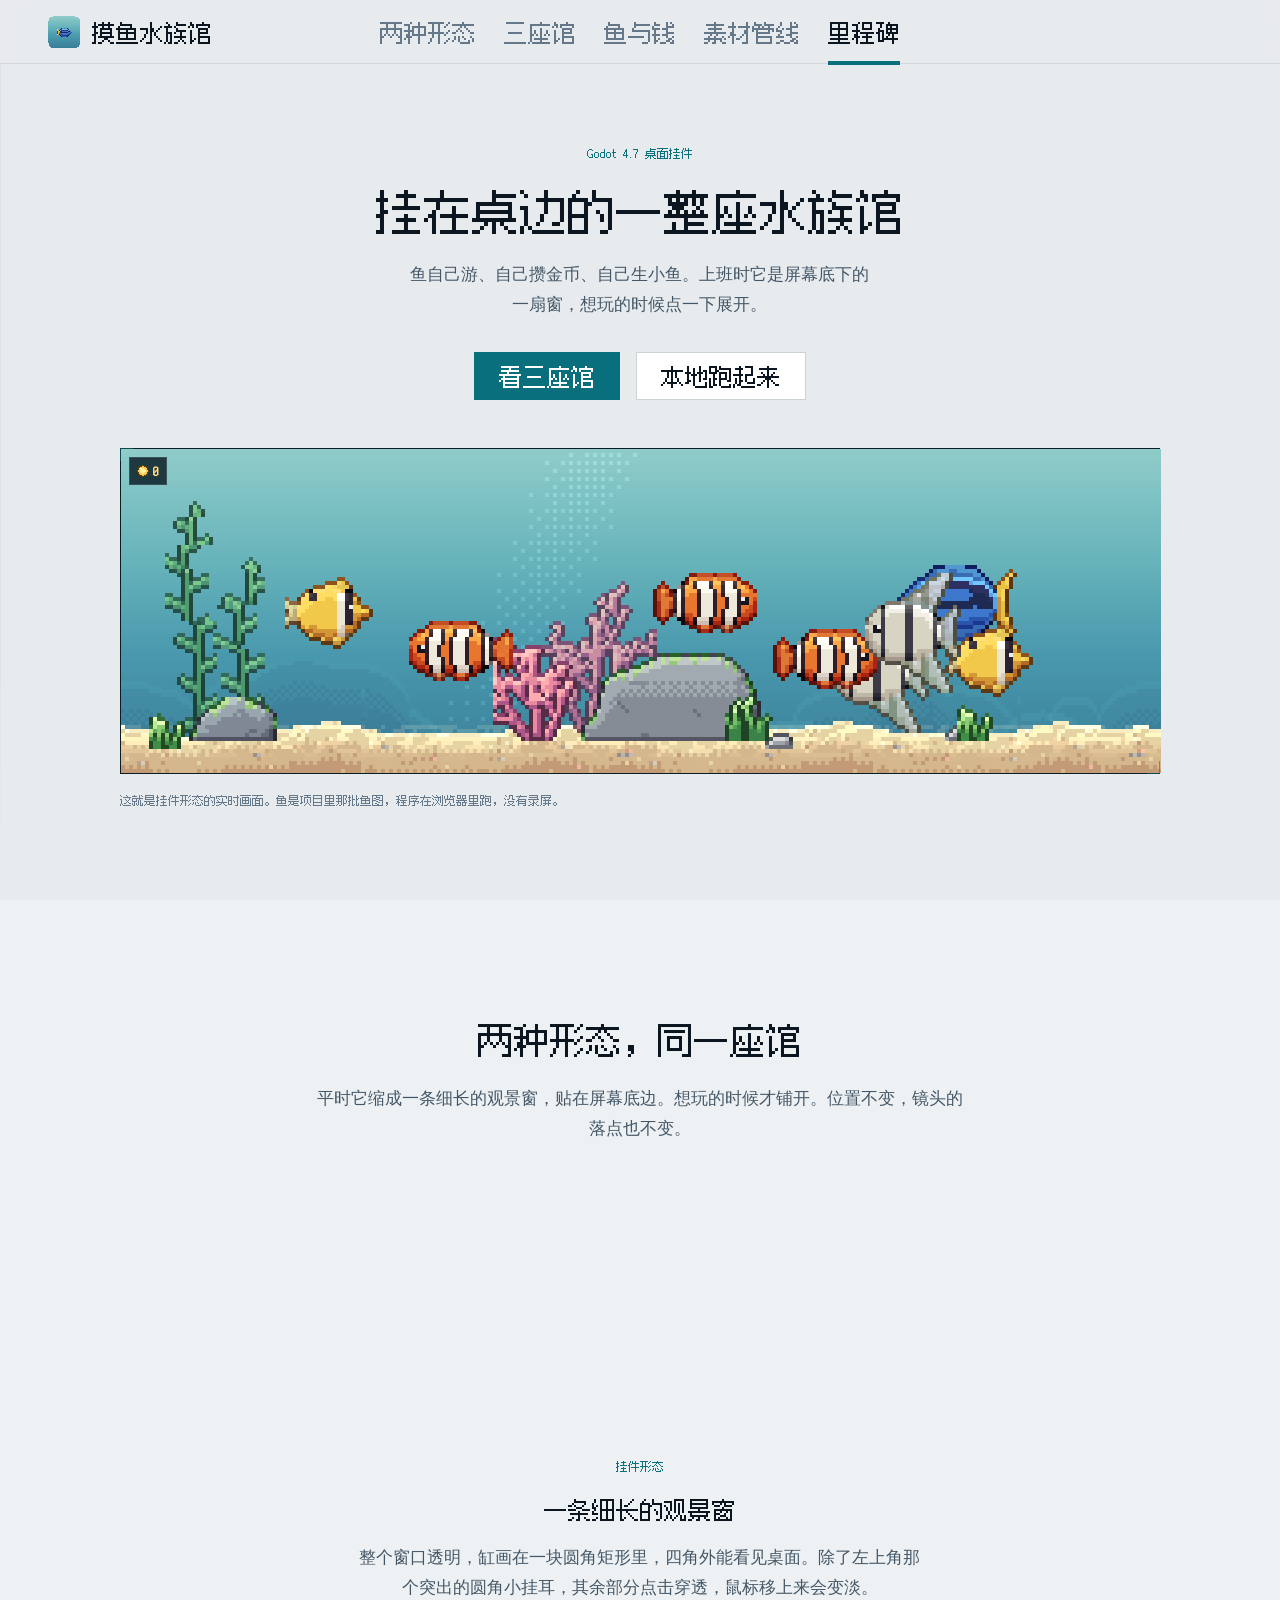
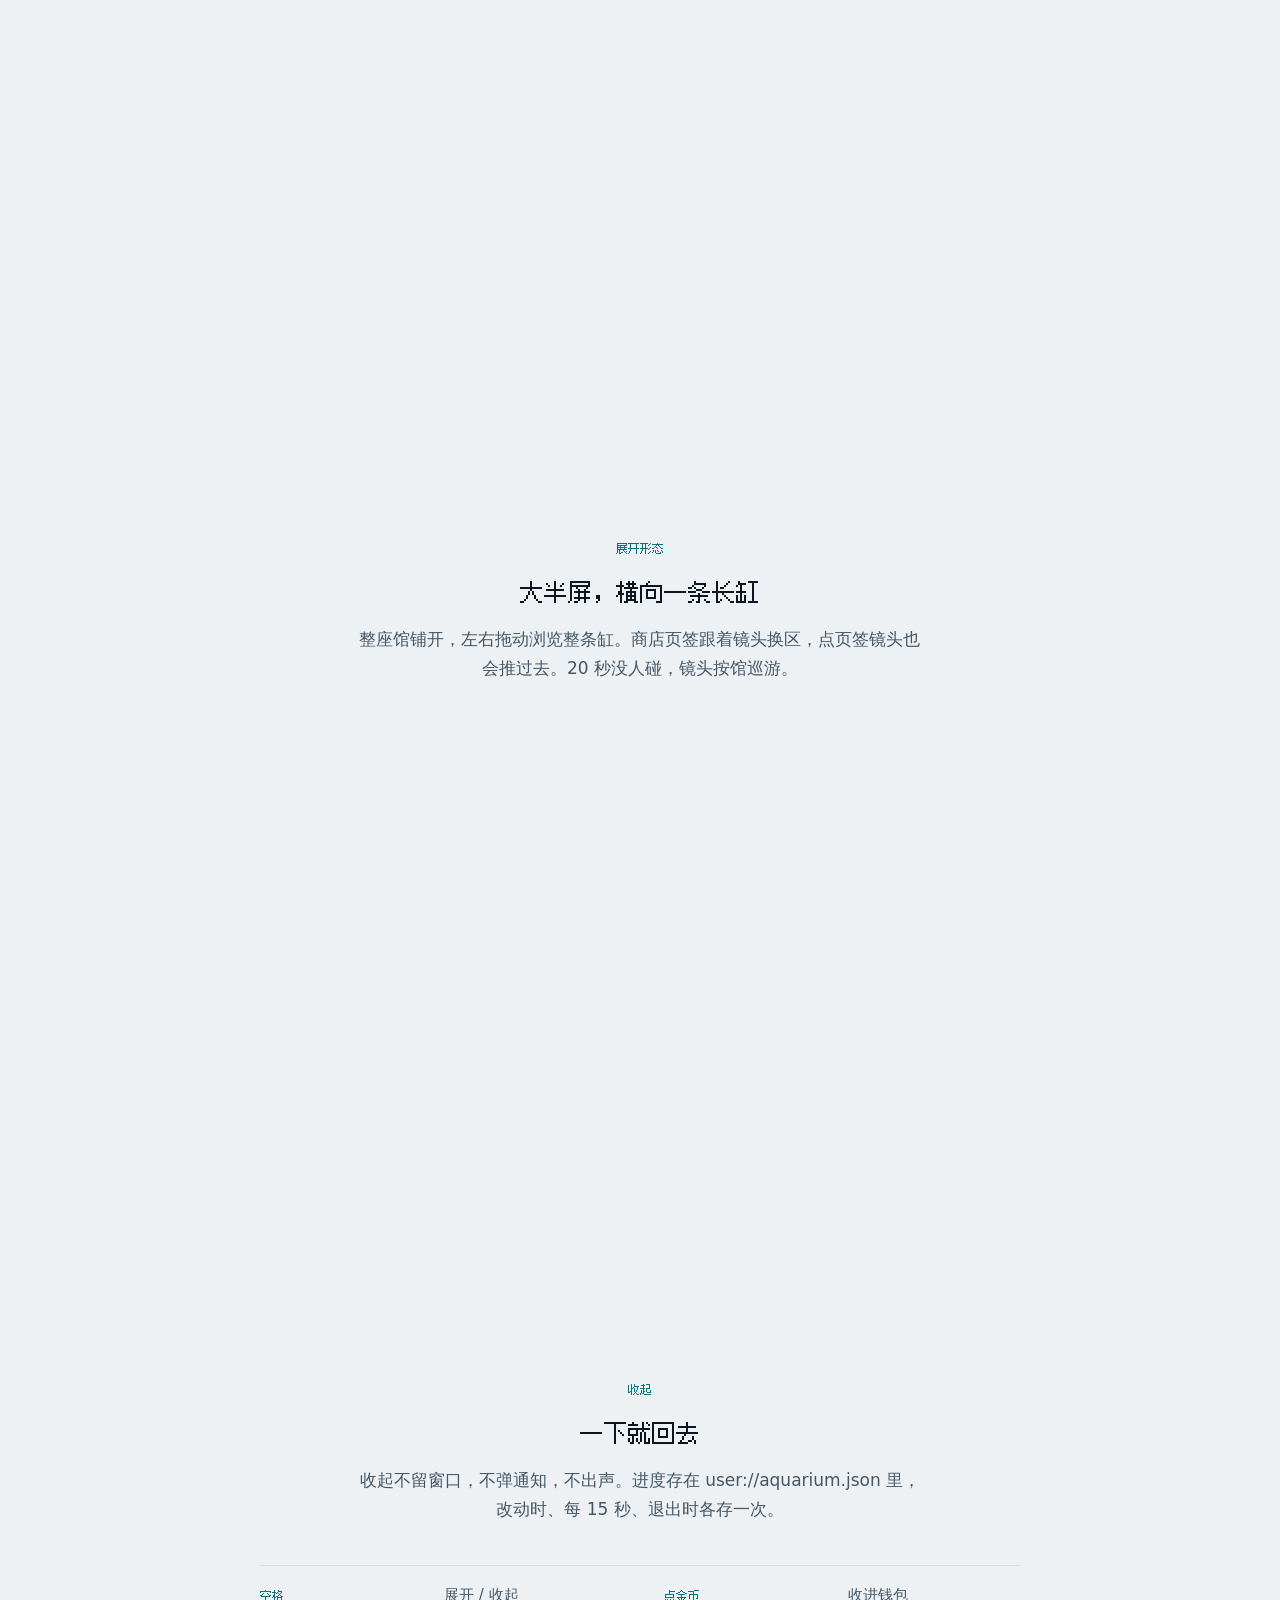
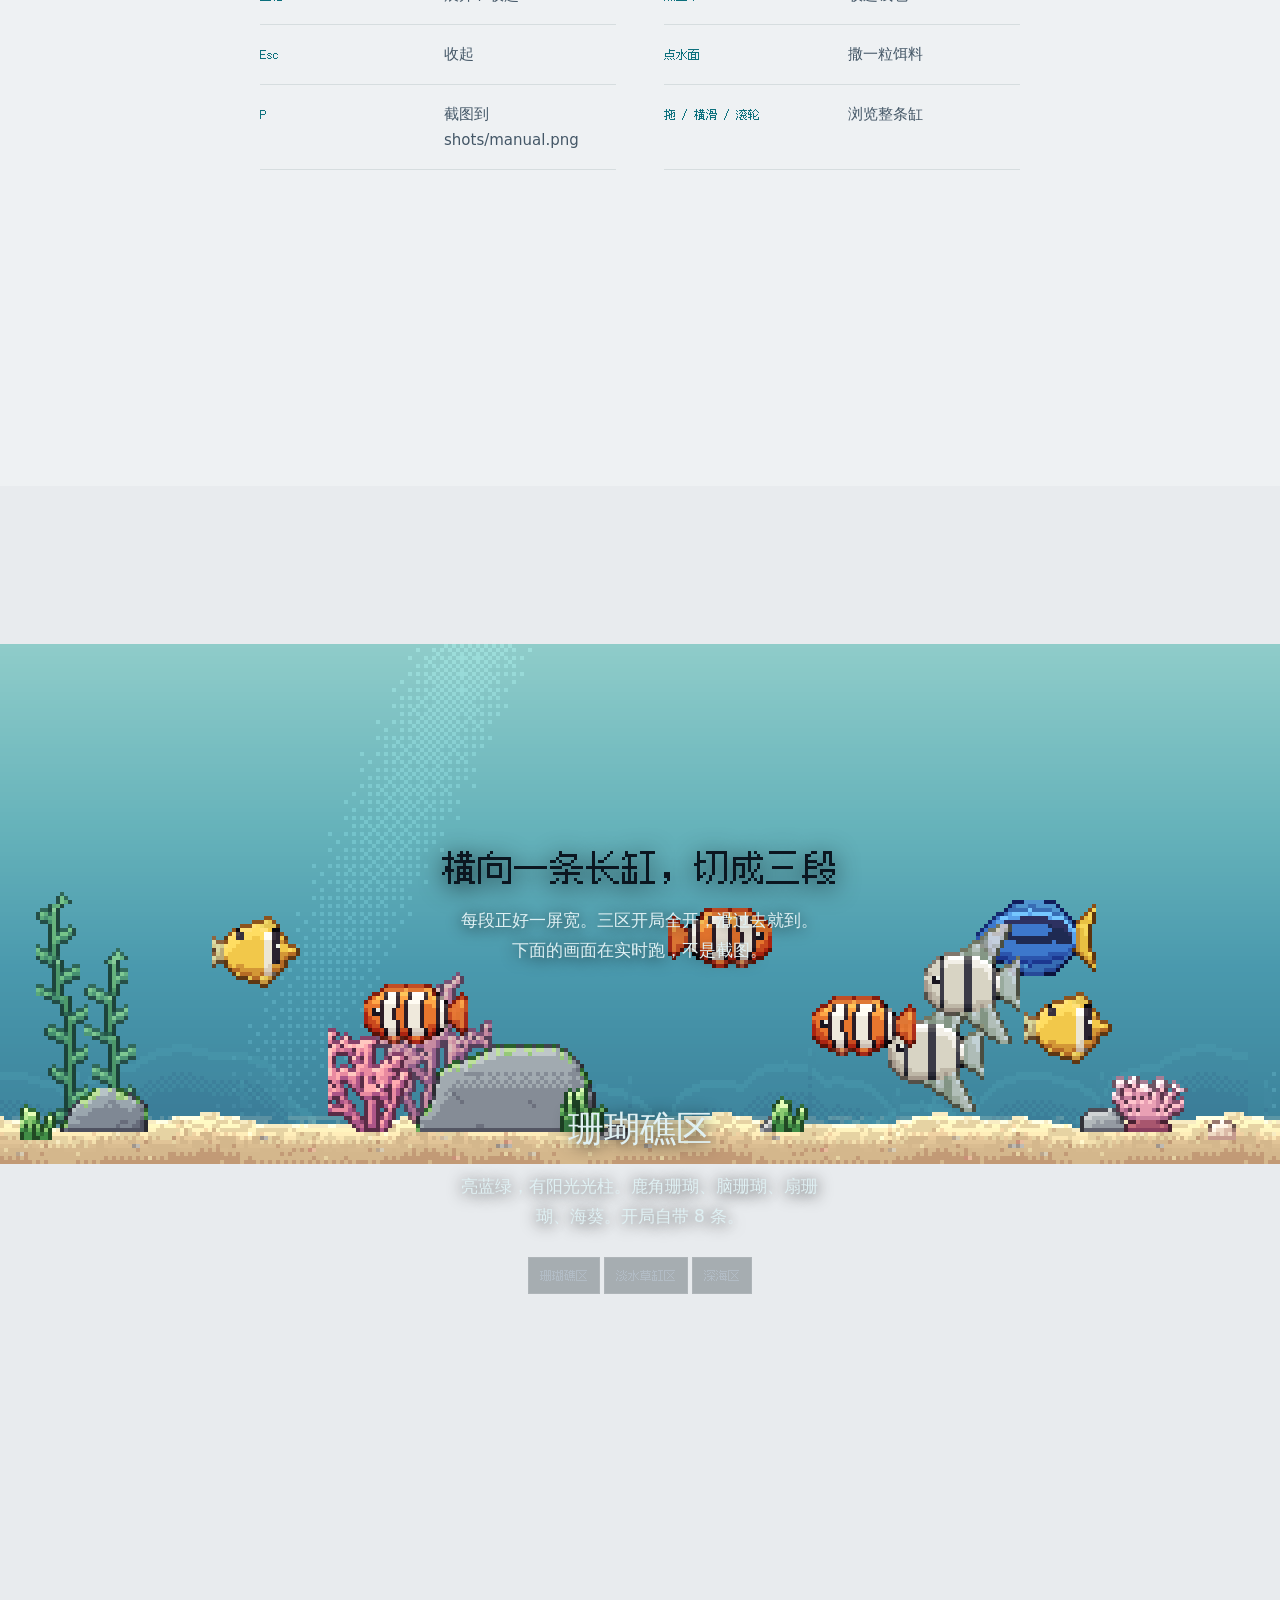
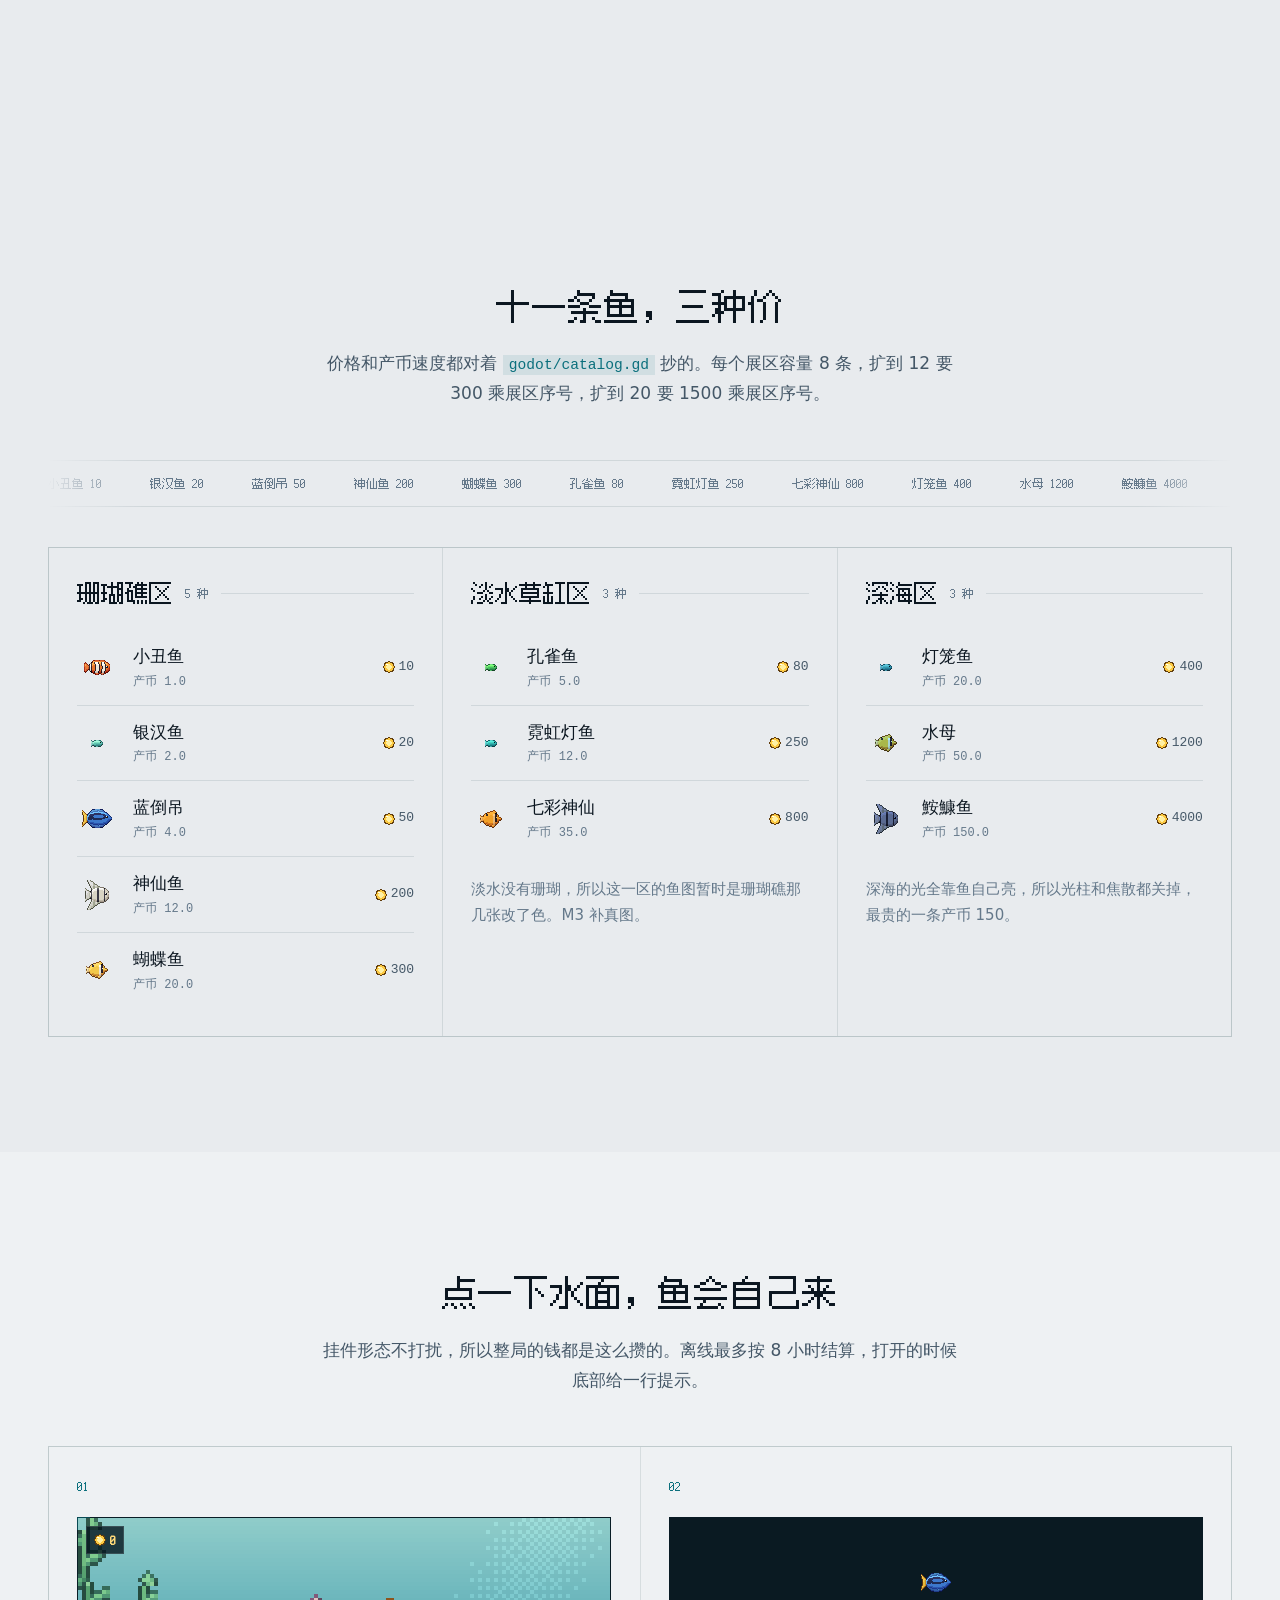
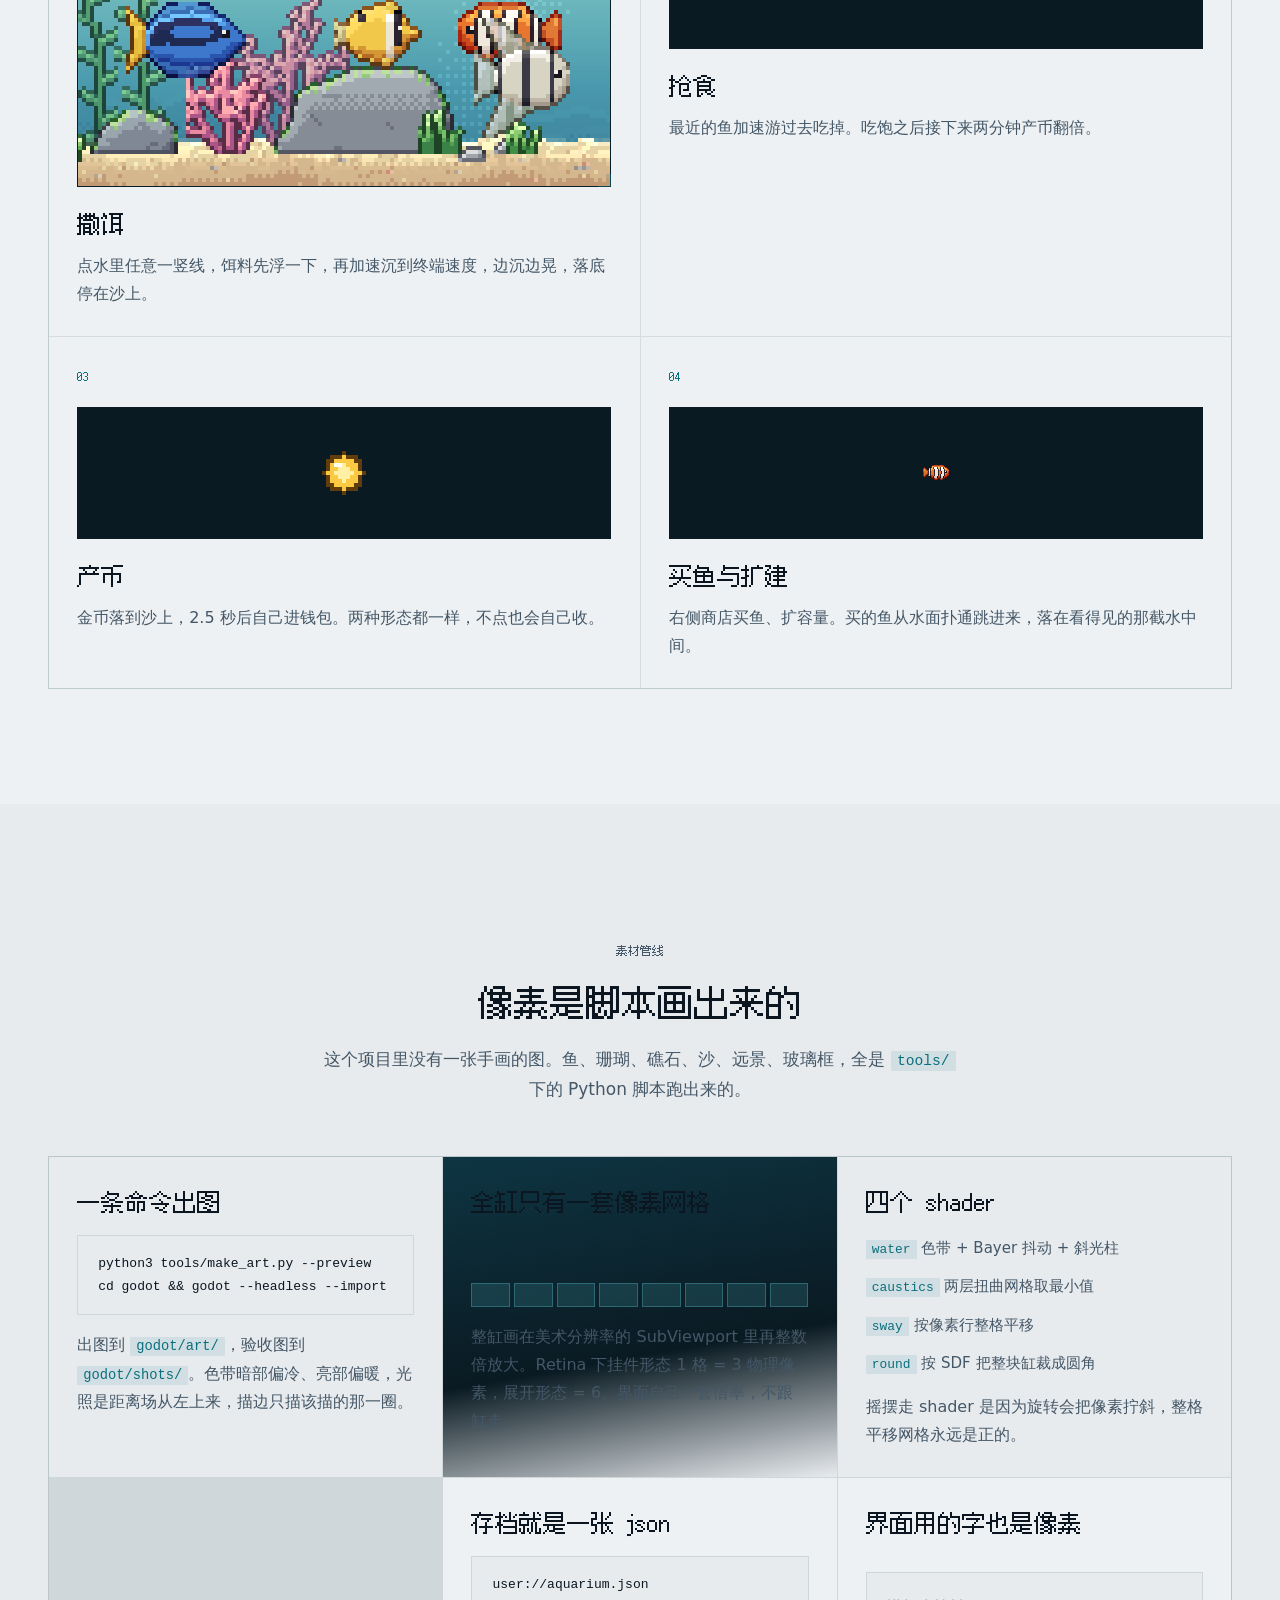
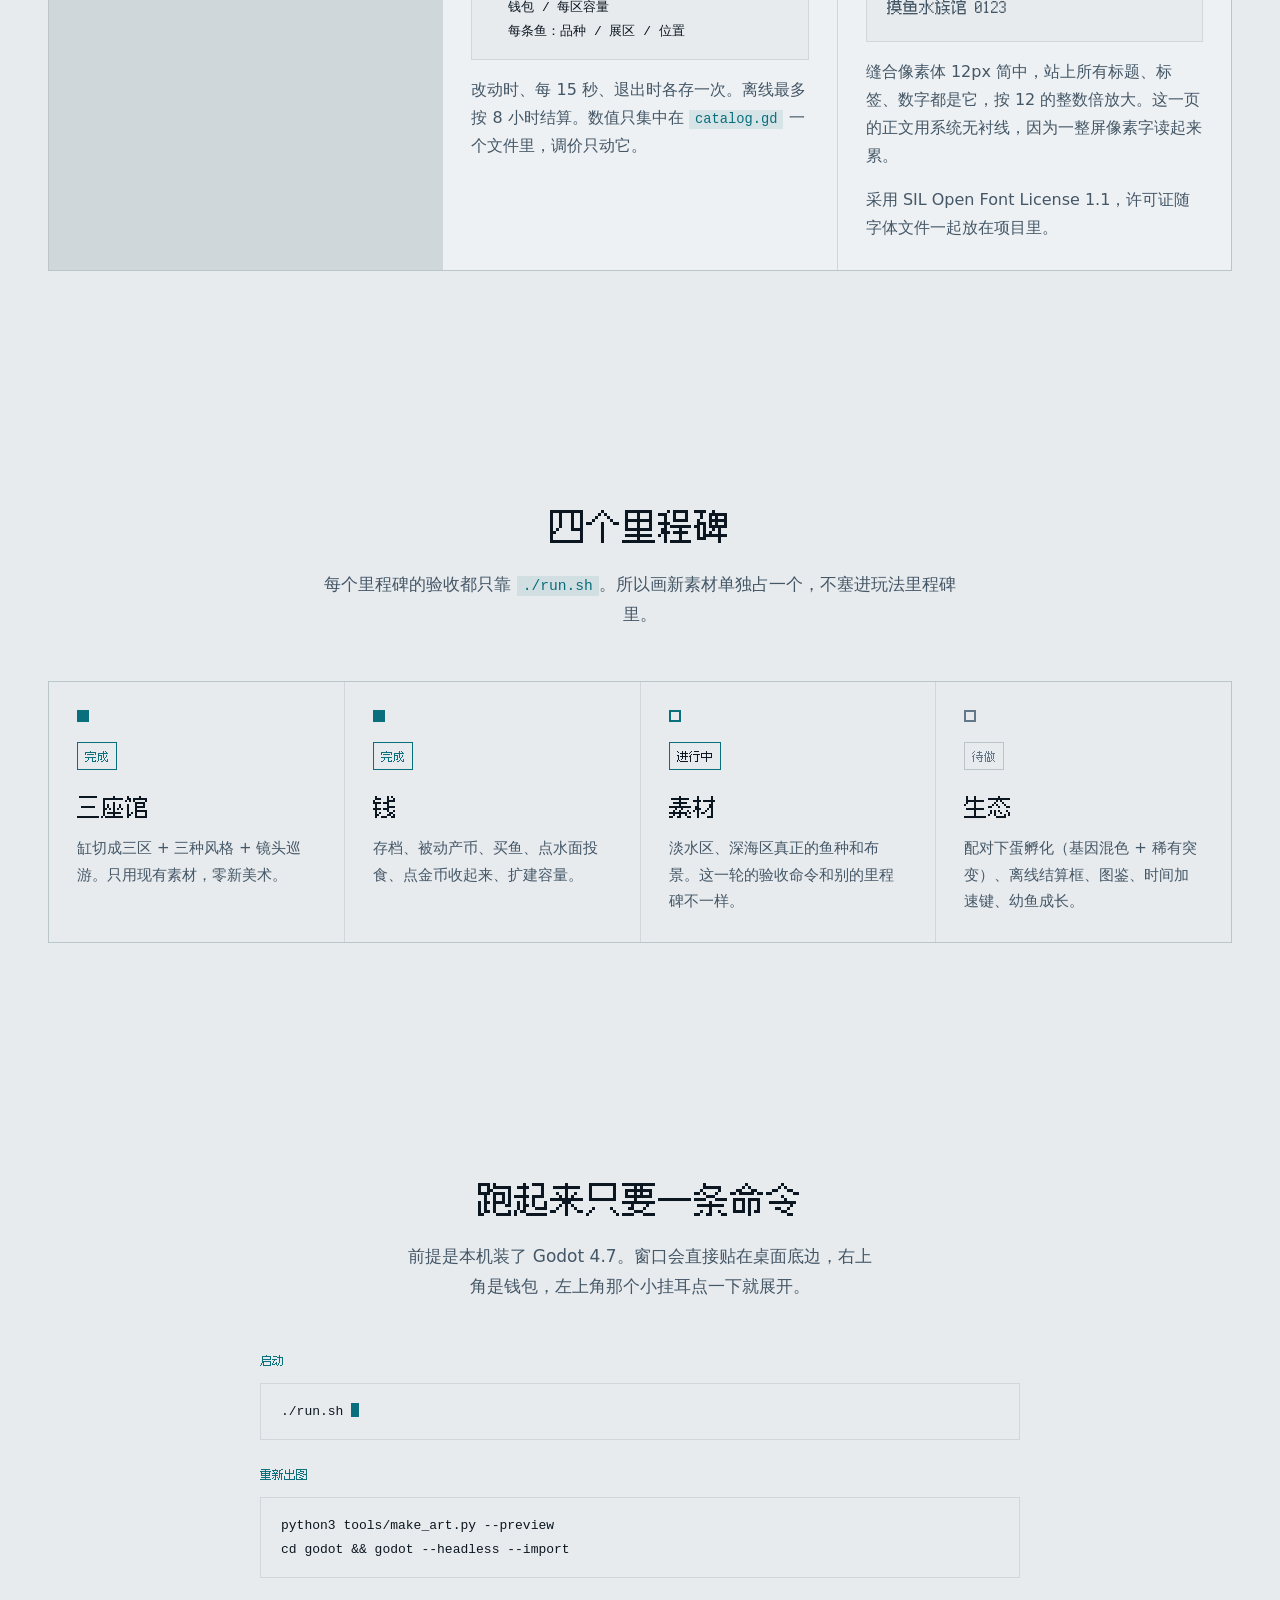
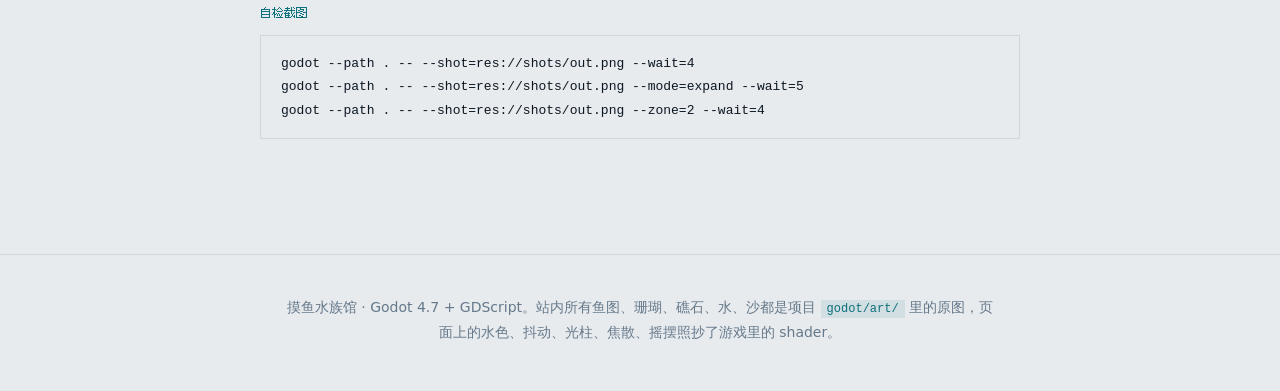
<file: site/index.html>
<!DOCTYPE html>
<html lang="zh-CN">
<head>
<meta charset="utf-8">
<meta name="viewport" content="width=device-width, initial-scale=1, viewport-fit=cover">
<title>摸鱼水族馆 · 挂在桌边的一整座水族馆</title>
<meta name="description" content="一个挂在电脑桌面底边的放置水族馆。Godot 4.7 + GDScript，像素素材由 Python 脚本生成。横向一条长缸切三段：珊瑚礁区、淡水草缸区、深海区。">
<meta property="og:title" content="摸鱼水族馆">
<meta property="og:description" content="挂在桌边的一整座水族馆。鱼自己游、自己攒金币。">
<meta property="og:image" content="assets/shots/expand.png">
<meta name="theme-color" content="#080b12">
<link rel="icon" href="assets/icon/app.png">
<link rel="preload" as="image" href="assets/shots/expand.png">
<link rel="stylesheet" href="styles.css">
</head>
<body>

<a class="skip" href="#zones">跳到正文</a>

<!-- ══════════════════════════════ 导航：一行，左标 中链 右空，链接真正居中 ══════════════════════════════ -->
<header class="nav" id="top">
  <div class="nav-in">
    <a class="brand" href="#top">
      <img src="assets/icon/app.png" alt="" width="32" height="32">
      <span>摸鱼水族馆</span>
    </a>
    <nav class="links" aria-label="主导航">
      <a href="#forms">两种形态</a>
      <a href="#zones">三座馆</a>
      <a href="#roster">鱼与钱</a>
      <a href="#pipeline">素材管线</a>
      <a href="#roadmap">里程碑</a>
    </nav>
    <span class="nav-tail" aria-hidden="true"></span>
  </div>
</header>

<!-- ══════════════════════════════════════ HERO ══════════════════════════════════════ -->
<section class="hero">
  <div class="wrap hero-in">
    <p class="kicker rise d1">Godot 4.7 桌面挂件</p>
    <h1 class="rise d2">挂在桌边的一整座水族馆</h1>
    <p class="lede rise d3">鱼自己游、自己攒金币、自己生小鱼。上班时它是屏幕底下的一扇窗，想玩的时候点一下展开。</p>
    <div class="cta-row rise d4">
      <a class="btn btn-pri" href="#zones">看三座馆</a>
      <a class="btn btn-ghost" href="#run">本地跑起来</a>
    </div>

    <figure class="hero-tank rise d5">
      <div class="tank-shell" data-tank="hero">
        <canvas class="tank" id="tank-hero" aria-label="珊瑚礁区实时预览，点水面可以撒饵料"></canvas>
        <div class="tank-hud">
          <span class="px hud-wallet"><img src="assets/icon/coin.png" alt="" width="11" height="11"><b data-wallet>0</b></span>
          <span class="px hud-boost" data-boost hidden>产币翻倍 <b data-boost-t>2:00</b></span>
        </div>
        <span class="tank-hint px">点水面撒饵</span>
      </div>
      <figcaption class="px">这就是挂件形态的实时画面。鱼是项目里那批鱼图，程序在浏览器里跑，没有录屏。</figcaption>
    </figure>
  </div>
</section>

<!-- ══════════════════════════════ 两种形态：粘性堆叠，每张卡居中 ══════════════════════════════ -->
<section class="sec forms" id="forms">
  <div class="wrap">
    <div class="sec-head sec-head-center">
      <h2>两种形态，同一座馆</h2>
      <p>平时它缩成一条细长的观景窗，贴在屏幕底边。想玩的时候才铺开。位置不变，镜头的落点也不变。</p>
    </div>
  </div>

  <div class="stack" id="stack">
    <article class="stack-card">
      <div class="wrap stack-in">
        <p class="stack-n px">挂件形态</p>
        <h3>一条细长的观景窗</h3>
        <p class="stack-p">整个窗口透明，缸画在一块圆角矩形里，四角外能看见桌面。除了左上角那个突出的圆角小挂耳，其余部分点击穿透，鼠标移上来会变淡。</p>
        <img class="shot" src="assets/shots/widget.png" alt="挂件形态实机截图，一条横向的像素水族馆贴在屏幕底边" loading="lazy" width="2865" height="239">
      </div>
    </article>

    <article class="stack-card">
      <div class="wrap stack-in">
        <p class="stack-n px">展开形态</p>
        <h3>大半屏，横向一条长缸</h3>
        <p class="stack-p">整座馆铺开，左右拖动浏览整条缸。商店页签跟着镜头换区，点页签镜头也会推过去。20 秒没人碰，镜头按馆巡游。</p>
        <img class="shot" src="assets/shots/expand.png" alt="展开形态实机截图，右侧是商店面板，列出小丑鱼、银汉鱼、蓝倒吊等品种和价格" loading="lazy" width="2865" height="899">
      </div>
    </article>

    <article class="stack-card">
      <div class="wrap stack-in">
        <p class="stack-n px">收起</p>
        <h3>一下就回去</h3>
        <p class="stack-p">收起不留窗口，不弹通知，不出声。进度存在 user://aquarium.json 里，改动时、每 15 秒、退出时各存一次。</p>
        <dl class="keys">
          <div><dt class="px">空格</dt><dd>展开 / 收起</dd></div>
          <div><dt class="px">点金币</dt><dd>收进钱包</dd></div>
          <div><dt class="px">Esc</dt><dd>收起</dd></div>
          <div><dt class="px">点水面</dt><dd>撒一粒饵料</dd></div>
          <div><dt class="px">P</dt><dd>截图到 shots/manual.png</dd></div>
          <div><dt class="px">拖 / 横滑 / 滚轮</dt><dd>浏览整条缸</dd></div>
        </dl>
      </div>
    </article>
  </div>
</section>

<!-- ══════════════════════════════ 三座馆：横向长缸，滚动驱动 ══════════════════════════════ -->
<section class="sec zones" id="zones">
  <div class="pan" id="pan">
    <div class="pan-sticky">
      <div class="pan-track" id="pan-track">
        <div class="pan-tank">
          <div class="tank-shell wide" data-tank="pan">
            <canvas class="tank" id="tank-pan" aria-label="三座馆横向连成一条长缸"></canvas>
          </div>
        </div>
      </div>

      <div class="pan-captions" aria-hidden="true">
        <div class="pan-cap">
          <h2>横向一条长缸，切成三段</h2>
          <p>每段正好一屏宽。三区开局全开，滑过去就到。下面的画面在实时跑，不是截图。</p>
        </div>
        <div class="pan-cap"><p class="zname">珊瑚礁区</p><p class="zdesc">亮蓝绿，有阳光光柱。鹿角珊瑚、脑珊瑚、扇珊瑚、海葵。开局自带 8 条。</p></div>
        <div class="pan-cap"><p class="zname">淡水草缸区</p><p class="zdesc">暖绿，光柱很淡。水草丛生、石头顶上长草，没有珊瑚。开局空着。</p></div>
        <div class="pan-cap"><p class="zname">深海区</p><p class="zdesc">近黑。光柱和焦散全关，礁石压成冷青，摆得疏。开局空着。</p></div>
      </div>

      <div class="pan-zones px" aria-hidden="true">
        <span>珊瑚礁区</span><span>淡水草缸区</span><span>深海区</span>
      </div>
    </div>
  </div>

  <div class="pan-fallback" id="pan-fallback" hidden>
    <div class="pan-cap"><p class="zname">珊瑚礁区</p><p class="zdesc">亮蓝绿，有阳光光柱。鹿角珊瑚、脑珊瑚、扇珊瑚、海葵。开局自带 8 条。</p></div>
    <div class="pan-cap"><p class="zname">淡水草缸区</p><p class="zdesc">暖绿，光柱很淡。水草丛生、石头顶上长草，没有珊瑚。开局空着。</p></div>
    <div class="pan-cap"><p class="zname">深海区</p><p class="zdesc">近黑。光柱和焦散全关，礁石压成冷青，摆得疏。开局空着。</p></div>
  </div>
</section>

<!-- ══════════════════════════════ 鱼与钱：三列等宽 ══════════════════════════════ -->
<section class="sec roster" id="roster">
  <div class="wrap">
    <div class="sec-head sec-head-center">
      <h2>十一条鱼，三种价</h2>
      <p>价格和产币速度都对着 <code>godot/catalog.gd</code> 抄的。每个展区容量 8 条，扩到 12 要 300 乘展区序号，扩到 20 要 1500 乘展区序号。</p>
    </div>

    <div class="marquee px" aria-hidden="true">
      <div class="marquee-track">
        <span>小丑鱼 10</span><span>银汉鱼 20</span><span>蓝倒吊 50</span><span>神仙鱼 200</span><span>蝴蝶鱼 300</span>
        <span>孔雀鱼 80</span><span>霓虹灯鱼 250</span><span>七彩神仙 800</span>
        <span>灯笼鱼 400</span><span>水母 1200</span><span>鮟鱇鱼 4000</span>
      </div>
    </div>

    <div class="roster-grid">
      <div class="roster-col">
        <h3><span>珊瑚礁区</span><em class="px">5 种</em></h3>
        <ul class="fish-list">
          <li><img src="assets/species/clownfish.png" alt="小丑鱼" width="28" height="17"><span class="fname">小丑鱼</span><span class="fpx">产币 1.0</span><span class="fprice"><img src="assets/icon/coin.png" alt="" width="11" height="11">10</span></li>
          <li><img src="assets/species/chromis.png" alt="银汉鱼" width="14" height="9"><span class="fname">银汉鱼</span><span class="fpx">产币 2.0</span><span class="fprice"><img src="assets/icon/coin.png" alt="" width="11" height="11">20</span></li>
          <li><img src="assets/species/blue_tang.png" alt="蓝倒吊" width="32" height="21"><span class="fname">蓝倒吊</span><span class="fpx">产币 4.0</span><span class="fprice"><img src="assets/icon/coin.png" alt="" width="11" height="11">50</span></li>
          <li><img src="assets/species/angelfish.png" alt="神仙鱼" width="26" height="32"><span class="fname">神仙鱼</span><span class="fpx">产币 12.0</span><span class="fprice"><img src="assets/icon/coin.png" alt="" width="11" height="11">200</span></li>
          <li><img src="assets/species/butterfly.png" alt="蝴蝶鱼" width="24" height="22"><span class="fname">蝴蝶鱼</span><span class="fpx">产币 20.0</span><span class="fprice"><img src="assets/icon/coin.png" alt="" width="11" height="11">300</span></li>
        </ul>
      </div>

      <div class="roster-col">
        <h3><span>淡水草缸区</span><em class="px">3 种</em></h3>
        <ul class="fish-list">
          <li><img src="assets/species/guppy.png" alt="孔雀鱼" width="14" height="9"><span class="fname">孔雀鱼</span><span class="fpx">产币 5.0</span><span class="fprice"><img src="assets/icon/coin.png" alt="" width="11" height="11">80</span></li>
          <li><img src="assets/species/neon.png" alt="霓虹灯鱼" width="14" height="9"><span class="fname">霓虹灯鱼</span><span class="fpx">产币 12.0</span><span class="fprice"><img src="assets/icon/coin.png" alt="" width="11" height="11">250</span></li>
          <li><img src="assets/species/discus.png" alt="七彩神仙" width="24" height="22"><span class="fname">七彩神仙</span><span class="fpx">产币 35.0</span><span class="fprice"><img src="assets/icon/coin.png" alt="" width="11" height="11">800</span></li>
        </ul>
        <p class="roster-note">淡水没有珊瑚，所以这一区的鱼图暂时是珊瑚礁那几张改了色。M3 补真图。</p>
      </div>

      <div class="roster-col">
        <h3><span>深海区</span><em class="px">3 种</em></h3>
        <ul class="fish-list">
          <li><img src="assets/species/lantern.png" alt="灯笼鱼" width="14" height="9"><span class="fname">灯笼鱼</span><span class="fpx">产币 20.0</span><span class="fprice"><img src="assets/icon/coin.png" alt="" width="11" height="11">400</span></li>
          <li><img src="assets/species/jelly.png" alt="水母" width="24" height="22"><span class="fname">水母</span><span class="fpx">产币 50.0</span><span class="fprice"><img src="assets/icon/coin.png" alt="" width="11" height="11">1200</span></li>
          <li><img src="assets/species/angler.png" alt="鮟鱇鱼" width="26" height="32"><span class="fname">鮟鱇鱼</span><span class="fpx">产币 150.0</span><span class="fprice"><img src="assets/icon/coin.png" alt="" width="11" height="11">4000</span></li>
        </ul>
        <p class="roster-note">深海的光全靠鱼自己亮，所以光柱和焦散都关掉，最贵的一条产币 150。</p>
      </div>
    </div>
  </div>
</section>

<!-- ══════════════════════════════ 投一次饵：2×2 ══════════════════════════════ -->
<section class="sec feed" id="feed">
  <div class="wrap">
    <div class="sec-head sec-head-center">
      <h2>点一下水面，鱼会自己来</h2>
      <p>挂件形态不打扰，所以整局的钱都是这么攒的。离线最多按 8 小时结算，打开的时候底部给一行提示。</p>
    </div>

    <ol class="track">
      <li class="track-step">
        <span class="track-n px">01</span>
        <div class="tank-shell mini" data-tank="mini">
          <canvas class="tank" id="tank-mini" aria-label="珊瑚礁区实时预览，点水面可以撒饵料"></canvas>
        </div>
        <h3>撒饵</h3>
        <p>点水里任意一竖线，饵料先浮一下，再加速沉到终端速度，边沉边晃，落底停在沙上。</p>
      </li>
      <li class="track-step">
        <span class="track-n px">02</span>
        <div class="track-fig" aria-hidden="true"><img src="assets/species/blue_tang.png" alt="" width="32" height="21"></div>
        <h3>抢食</h3>
        <p>最近的鱼加速游过去吃掉。吃饱之后接下来两分钟产币翻倍。</p>
      </li>
      <li class="track-step">
        <span class="track-n px">03</span>
        <div class="track-fig" aria-hidden="true"><img src="assets/icon/coin.png" alt="" width="11" height="11" class="big"></div>
        <h3>产币</h3>
        <p>金币落到沙上，2.5 秒后自己进钱包。两种形态都一样，不点也会自己收。</p>
      </li>
      <li class="track-step">
        <span class="track-n px">04</span>
        <div class="track-fig" aria-hidden="true"><img src="assets/species/clownfish.png" alt="" width="28" height="17"></div>
        <h3>买鱼与扩建</h3>
        <p>右侧商店买鱼、扩容量。买的鱼从水面扑通跳进来，落在看得见的那截水中间。</p>
      </li>
    </ol>
  </div>
</section>

<!-- ══════════════════════════════ 素材管线：3×2 等格 ══════════════════════════════ -->
<section class="sec pipeline" id="pipeline">
  <div class="wrap">
    <div class="sec-head sec-head-center">
      <p class="kicker">素材管线</p>
      <h2>像素是脚本画出来的</h2>
      <p>这个项目里没有一张手画的图。鱼、珊瑚、礁石、沙、远景、玻璃框，全是 <code>tools/</code> 下的 Python 脚本跑出来的。</p>
    </div>

    <div class="bento">
      <div class="cell">
        <h3>一条命令出图</h3>
        <pre class="code"><code>python3 tools/make_art.py --preview
cd godot &amp;&amp; godot --headless --import</code></pre>
        <p>出图到 <code>godot/art/</code>，验收图到 <code>godot/shots/</code>。色带暗部偏冷、亮部偏暖，光照是距离场从左上来，描边只描该描的那一圈。</p>
      </div>

      <div class="cell cell-water">
        <h3>全缸只有一套像素网格</h3>
        <div class="ruler" aria-hidden="true"><span></span><span></span><span></span><span></span><span></span><span></span><span></span><span></span></div>
        <p>整缸画在美术分辨率的 SubViewport 里再整数倍放大。Retina 下挂件形态 1 格 = 3 物理像素，展开形态 = 6。界面自己一套倍率，不跟缸走。</p>
      </div>

      <div class="cell">
        <h3>四个 shader</h3>
        <ul class="plain">
          <li><code>water</code> 色带 + Bayer 抖动 + 斜光柱</li>
          <li><code>caustics</code> 两层扭曲网格取最小值</li>
          <li><code>sway</code> 按像素行整格平移</li>
          <li><code>round</code> 按 SDF 把整块缸裁成圆角</li>
        </ul>
        <p class="dim">摇摆走 shader 是因为旋转会把像素拧斜，整格平移网格永远是正的。</p>
      </div>

      <div class="cell cell-shot">
        <h3>看管线出的验收图</h3>
        <img src="assets/shots/fish_preview.png" alt="Python 管线生成的鱼图验收图，五种鱼各四帧摆尾" loading="lazy" width="2336" height="320">
        <p class="dim">五种鱼，每种四帧摆尾自动生成。摆尾帧是脚本按轮廓和花纹推的，不是一张张画的。</p>
      </div>

      <div class="cell cell-save">
        <h3>存档就是一张 json</h3>
        <pre class="code"><code>user://aquarium.json
  钱包 / 每区容量
  每条鱼：品种 / 展区 / 位置</code></pre>
        <p>改动时、每 15 秒、退出时各存一次。离线最多按 8 小时结算。数值只集中在 <code>catalog.gd</code> 一个文件里，调价只动它。</p>
      </div>

      <div class="cell cell-font">
        <h3>界面用的字也是像素</h3>
        <p class="font-spec px">摸鱼水族馆 0123</p>
        <p>缝合像素体 12px 简中，站上所有标题、标签、数字都是它，按 12 的整数倍放大。这一页的正文用系统无衬线，因为一整屏像素字读起来累。</p>
        <p class="dim">采用 SIL Open Font License 1.1，许可证随字体文件一起放在项目里。</p>
      </div>
    </div>
  </div>
</section>

<!-- ══════════════════════════════ 里程碑：四列等宽时间轴 ══════════════════════════════ -->
<section class="sec roadmap" id="roadmap">
  <div class="wrap">
    <div class="sec-head sec-head-center">
      <h2>四个里程碑</h2>
      <p>每个里程碑的验收都只靠 <code>./run.sh</code>。所以画新素材单独占一个，不塞进玩法里程碑里。</p>
    </div>

    <ol class="miles">
      <li class="mile is-done">
        <span class="mile-node" aria-hidden="true"></span>
        <span class="mile-tag px">完成</span>
        <h3>三座馆</h3>
        <p>缸切成三区 + 三种风格 + 镜头巡游。只用现有素材，零新美术。</p>
      </li>
      <li class="mile is-done">
        <span class="mile-node" aria-hidden="true"></span>
        <span class="mile-tag px">完成</span>
        <h3>钱</h3>
        <p>存档、被动产币、买鱼、点水面投食、点金币收起来、扩建容量。</p>
      </li>
      <li class="mile is-doing">
        <span class="mile-node" aria-hidden="true"></span>
        <span class="mile-tag px">进行中</span>
        <h3>素材</h3>
        <p>淡水区、深海区真正的鱼种和布景。这一轮的验收命令和别的里程碑不一样。</p>
      </li>
      <li class="mile">
        <span class="mile-node" aria-hidden="true"></span>
        <span class="mile-tag px">待做</span>
        <h3>生态</h3>
        <p>配对下蛋孵化（基因混色 + 稀有突变）、离线结算框、图鉴、时间加速键、幼鱼成长。</p>
      </li>
    </ol>
  </div>
</section>

<!-- ══════════════════════════════ 跑起来：居中一列 ══════════════════════════════ -->
<section class="sec run" id="run">
  <div class="wrap run-in">
    <h2>跑起来只要一条命令</h2>
    <p class="lede">前提是本机装了 Godot 4.7。窗口会直接贴在桌面底边，右上角是钱包，左上角那个小挂耳点一下就展开。</p>

    <div class="cmds">
      <div class="cmd">
        <span class="cmd-l px">启动</span>
        <pre class="code"><code>./run.sh</code><i class="caret" aria-hidden="true"></i></pre>
      </div>
      <div class="cmd">
        <span class="cmd-l px">重新出图</span>
        <pre class="code"><code>python3 tools/make_art.py --preview
cd godot &amp;&amp; godot --headless --import</code></pre>
      </div>
      <div class="cmd">
        <span class="cmd-l px">自检截图</span>
        <pre class="code"><code>godot --path . -- --shot=res://shots/out.png --wait=4
godot --path . -- --shot=res://shots/out.png --mode=expand --wait=5
godot --path . -- --shot=res://shots/out.png --zone=2 --wait=4</code></pre>
      </div>
    </div>
  </div>

  <footer class="foot">
    <div class="wrap foot-in">
      <p>摸鱼水族馆 · Godot 4.7 + GDScript。站内所有鱼图、珊瑚、礁石、水、沙都是项目 <code>godot/art/</code> 里的原图，页面上的水色、抖动、光柱、焦散、摇摆照抄了游戏里的 shader。</p>
    </div>
  </footer>
</section>

<script src="aquarium.js"></script>
<script src="app.js"></script>
</body>
</html>
</file>
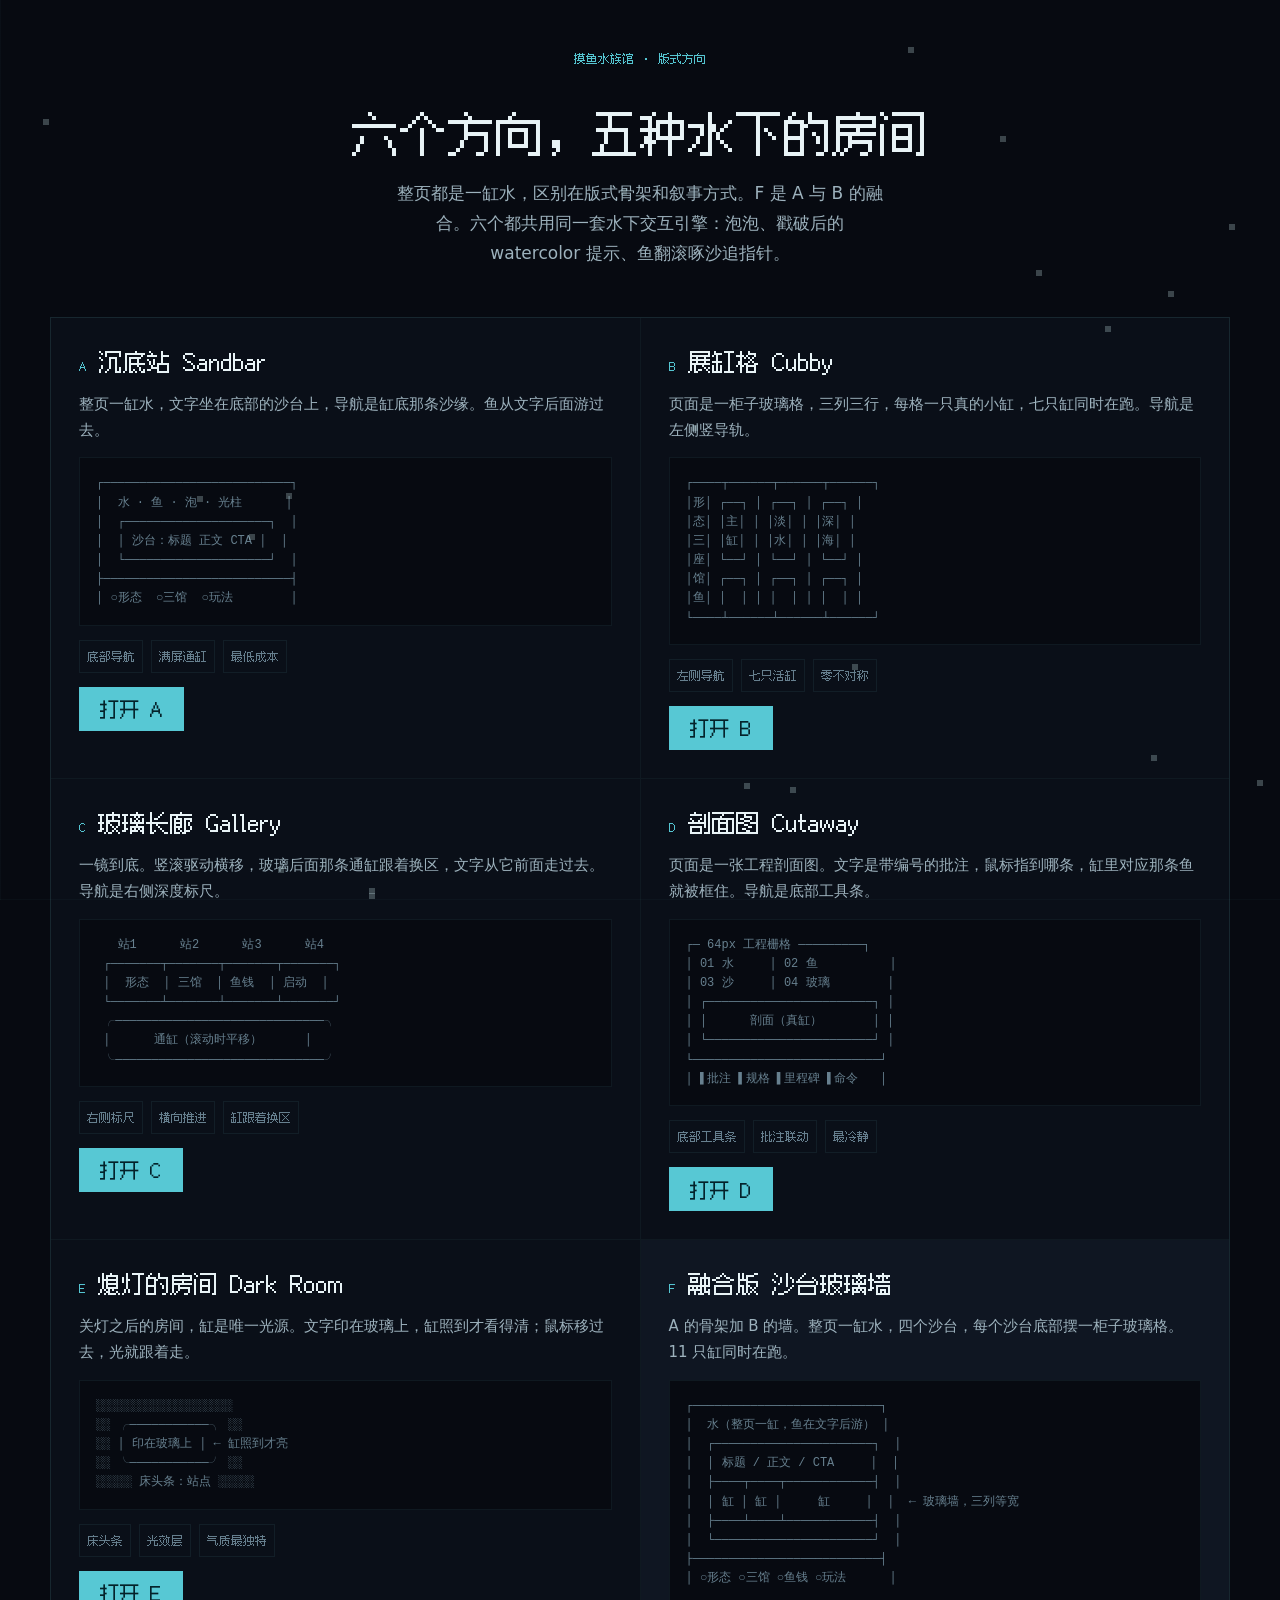
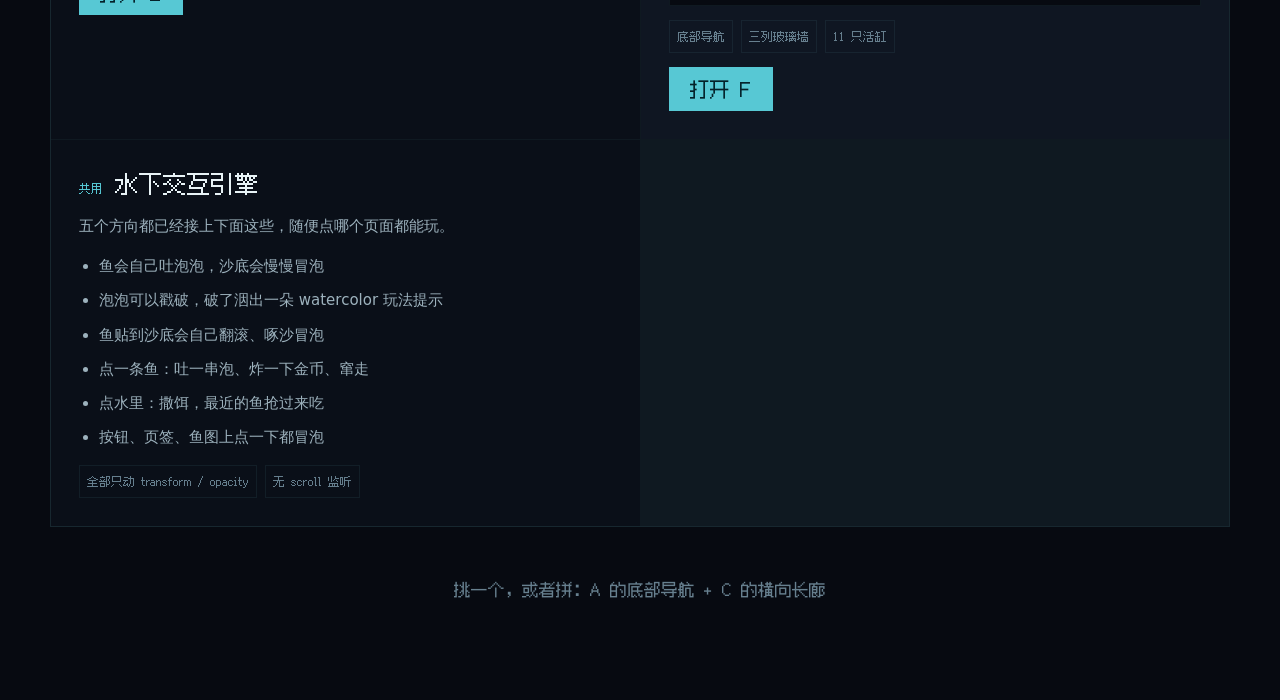
<file: site/concepts/index.html>
<!DOCTYPE html>
<html lang="zh-CN">
<head>
<meta charset="utf-8">
<meta name="viewport" content="width=device-width, initial-scale=1">
<title>摸鱼水族馆 · 五个版式方向</title>
<link rel="icon" href="../assets/icon/app.png">
<link rel="stylesheet" href="reef.css">
<style>
  body { padding: 48px 0 96px; }
  .head { max-width: 900px; margin: 0 auto 48px; text-align: center; display: grid; gap: 16px; }
  .cards { max-width: 1180px; margin-inline: auto; display: grid; grid-template-columns: repeat(2, minmax(0,1fr)); gap: 1px;
    background: var(--line-2); border: 1px solid var(--line-2); }
  .card { background: var(--deep-2); padding: 28px; display: grid; gap: 14px; align-content: start; }
  .card h2 { font-size: 24px; display: flex; align-items: baseline; gap: 12px; }
  .card h2 em { font-style: normal; font-family: var(--f-disp); font-size: 12px; color: var(--acc); }
  .card p { color: var(--ink-2); font-size: 15px; }
  .card .sketch { font-family: var(--f-mono); font-size: 12px; line-height: 1.6; color: var(--ink-3);
    background: var(--deep); border: 1px solid var(--line-2); padding: 16px; white-space: pre; overflow-x: auto; }
  .card .tags { display: flex; gap: 8px; flex-wrap: wrap; }
  .card .tags span { font-family: var(--f-disp); font-size: 12px; color: var(--ink-3); padding: 6px 8px; box-shadow: inset 0 0 0 1px var(--line-2); }
  .card .btn { justify-self: start; }
  .note { max-width: 900px; margin: 48px auto 0; display: grid; gap: 12px; }
  .note h3 { font-size: 20px; }
  .note li { color: var(--ink-2); font-size: 15px; }
  @media (max-width: 900px) { .cards { grid-template-columns: minmax(0,1fr); } }
</style>
</head>
<body>

<header class="head">
  <p class="kicker">摸鱼水族馆 · 版式方向</p>
  <h1>六个方向，五种水下的房间</h1>
  <p class="lede" style="margin-inline:auto;text-align:center">整页都是一缸水，区别在版式骨架和叙事方式。F 是 A 与 B 的融合。六个都共用同一套水下交互引擎：泡泡、戳破后的 watercolor 提示、鱼翻滚啄沙追指针。</p>
</header>

<div class="cards">

  <section class="card">
    <h2><em>A</em>沉底站 Sandbar</h2>
    <p>整页一缸水，文字坐在底部的沙台上，导航是缸底那条沙缘。鱼从文字后面游过去。</p>
    <div class="sketch">┌──────────────────────────┐
│  水 · 鱼 · 泡 · 光柱      │
│  ┌────────────────────┐  │
│  │ 沙台：标题 正文 CTA │  │
│  └────────────────────┘  │
├──────────────────────────┤
│ ○形态  ○三馆  ○玩法        │</div>
    <div class="tags"><span>底部导航</span><span>满屏通缸</span><span>最低成本</span></div>
    <a class="btn btn-pri" href="a-sandbar.html">打开 A</a>
  </section>

  <section class="card">
    <h2><em>B</em>展缸格 Cubby</h2>
    <p>页面是一柜子玻璃格，三列三行，每格一只真的小缸，七只缸同时在跑。导航是左侧竖导轨。</p>
    <div class="sketch">┌────┬──────┬──────┬──────┐
│形│ ┌──┐ │ ┌──┐ │ ┌──┐ │
│态│ │主│ │ │淡│ │ │深│ │
│三│ │缸│ │ │水│ │ │海│ │
│座│ └──┘ │ └──┘ │ └──┘ │
│馆│ ┌──┐ │ ┌──┐ │ ┌──┐ │
│鱼│ │  │ │ │  │ │ │  │ │
└────┴──────┴──────┴──────┘</div>
    <div class="tags"><span>左侧导航</span><span>七只活缸</span><span>零不对称</span></div>
    <a class="btn btn-pri" href="b-cubby.html">打开 B</a>
  </section>

  <section class="card">
    <h2><em>C</em>玻璃长廊 Gallery</h2>
    <p>一镜到底。竖滚驱动横移，玻璃后面那条通缸跟着换区，文字从它前面走过去。导航是右侧深度标尺。</p>
    <div class="sketch">   站1      站2      站3      站4
 ┌───────┬───────┬───────┬───────┐
 │  形态  │ 三馆  │ 鱼钱  │ 启动  │
 └───────┴───────┴───────┴───────┘
 ╭─────────────────────────────╮
 │      通缸（滚动时平移）      │
 ╰─────────────────────────────╯</div>
    <div class="tags"><span>右侧标尺</span><span>横向推进</span><span>缸跟着换区</span></div>
    <a class="btn btn-pri" href="c-gallery.html">打开 C</a>
  </section>

  <section class="card">
    <h2><em>D</em>剖面图 Cutaway</h2>
    <p>页面是一张工程剖面图。文字是带编号的批注，鼠标指到哪条，缸里对应那条鱼就被框住。导航是底部工具条。</p>
    <div class="sketch">┌─ 64px 工程栅格 ─────────┐
│ 01 水     │ 02 鱼          │
│ 03 沙     │ 04 玻璃        │
│ ┌───────────────────────┐ │
│ │      剖面（真缸）       │ │
│ └───────────────────────┘ │
└──────────────────────────┘
│ ▌批注 ▌规格 ▌里程碑 ▌命令   │</div>
    <div class="tags"><span>底部工具条</span><span>批注联动</span><span>最冷静</span></div>
    <a class="btn btn-pri" href="d-cutaway.html">打开 D</a>
  </section>

  <section class="card">
    <h2><em>E</em>熄灯的房间 Dark Room</h2>
    <p>关灯之后的房间，缸是唯一光源。文字印在玻璃上，缸照到才看得清；鼠标移过去，光就跟着走。</p>
    <div class="sketch">░░░░░░░░░░░░░░░░░░░
░░ ╭───────────╮ ░░
░░ │ 印在玻璃上 │ ← 缸照到才亮
░░ ╰───────────╯ ░░
░░░░░ 床头条：站点 ░░░░░</div>
    <div class="tags"><span>床头条</span><span>光效层</span><span>气质最独特</span></div>
    <a class="btn btn-pri" href="e-darkroom.html">打开 E</a>
  </section>

  <section class="card" style="background:var(--surf)">
    <h2><em>F</em>融合版 沙台玻璃墙</h2>
    <p>A 的骨架加 B 的墙。整页一缸水，四个沙台，每个沙台底部摆一柜子玻璃格。11 只缸同时在跑。</p>
    <div class="sketch">┌──────────────────────────┐
│  水（整页一缸，鱼在文字后游） │
│  ┌──────────────────────┐  │
│  │ 标题 / 正文 / CTA     │  │
│  ├────┬────┬────────────┤  │
│  │ 缸 │ 缸 │     缸     │  │  ← 玻璃墙，三列等宽
│  ├────┴────┴────────────┤  │
│  └──────────────────────┘  │
├──────────────────────────┤
│ ○形态 ○三馆 ○鱼钱 ○玩法      │</div>
    <div class="tags"><span>底部导航</span><span>三列玻璃墙</span><span>11 只活缸</span></div>
    <a class="btn btn-pri" href="f-fusion.html">打开 F</a>
  </section>

  <section class="card">
    <h2><em>共用</em>水下交互引擎</h2>
    <p>五个方向都已经接上下面这些，随便点哪个页面都能玩。</p>
    <ul style="color:var(--ink-2);font-size:15px;margin:0;padding-left:20px;display:grid;gap:8px">
      <li>鱼会自己吐泡泡，沙底会慢慢冒泡</li>
      <li>泡泡可以戳破，破了洇出一朵 watercolor 玩法提示</li>
      <li>鱼贴到沙底会自己翻滚、啄沙冒泡</li>
      <li>点一条鱼：吐一串泡、炸一下金币、窜走</li>
      <li>点水里：撒饵，最近的鱼抢过来吃</li>
      <li>按钮、页签、鱼图上点一下都冒泡</li>
    </ul>
    <div class="tags"><span>全部只动 transform / opacity</span><span>无 scroll 监听</span></div>
  </section>

</div>

<p class="note px" style="text-align:center;color:var(--ink-3)">挑一个，或者拼：A 的底部导航 + C 的横向长廊</p>

<script>window.AQUARIUM_ART = "../assets/art/";</script>
<script src="../aquarium.js"></script>
<script src="reef.js"></script>
</body>
</html>
</file>
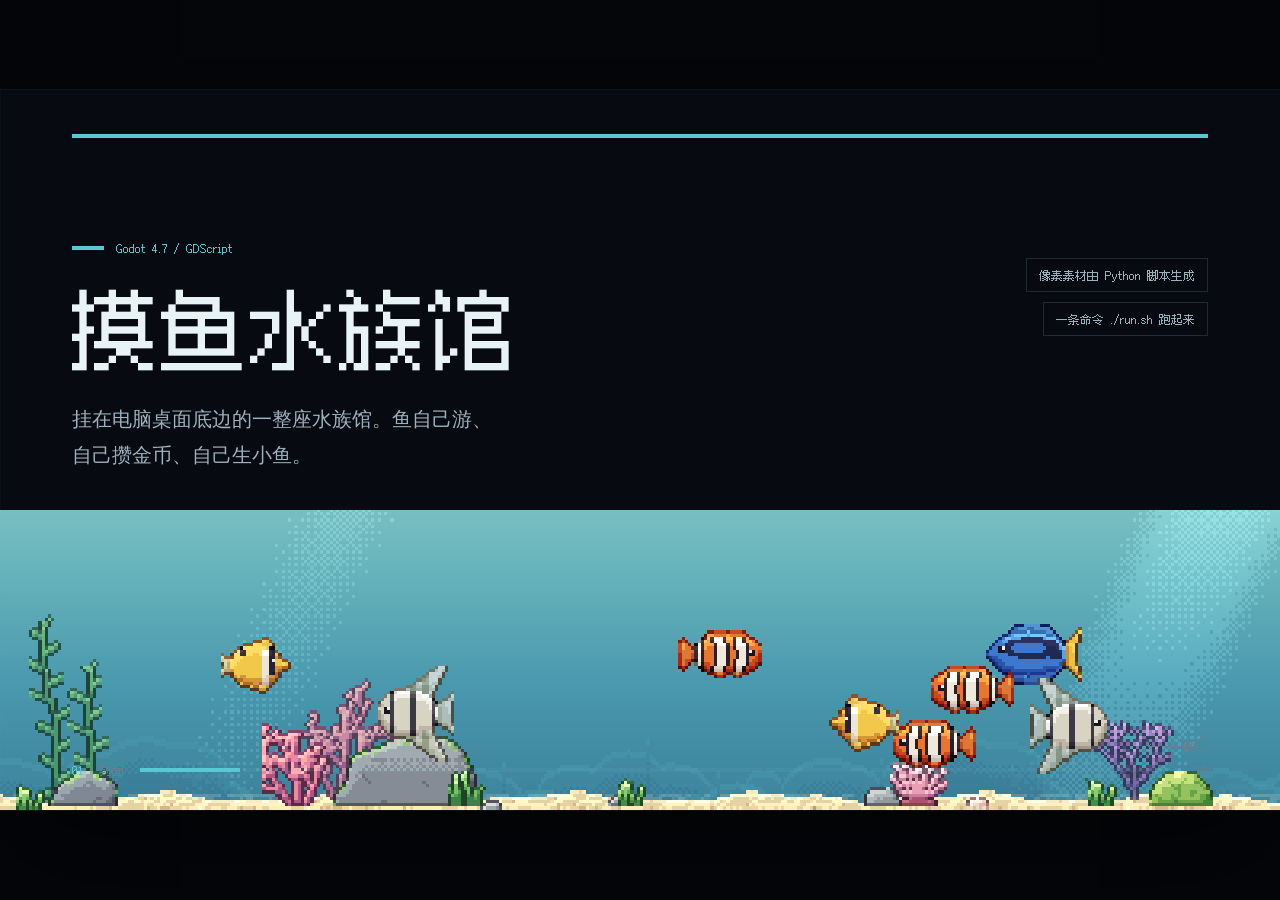
<file: site/deck/index.html>
<!DOCTYPE html>
<html lang="zh-CN">
<head>
<meta charset="utf-8">
<meta name="viewport" content="width=device-width, initial-scale=1">
<title>摸鱼水族馆 · 介绍</title>
<link rel="icon" href="../assets/icon/app.png">
<link rel="stylesheet" href="deck.css">
</head>
<body>

<div id="stage">

  <!-- 01 封面：整屏通缸，标题压在水面上 -->
  <section class="slide on" data-title="封面">
    <div class="waterline"></div>
    <div class="cover-tank"><img src="img/z0.png" alt="珊瑚礁区实时画面"></div>
    <div class="cover-mask"></div>
    <div class="cover-in">
      <p class="kicker rise d1">Godot 4.7 / GDScript</p>
      <h1 class="rise d2">摸鱼水族馆</h1>
      <p class="lede rise d3" style="margin-top:24px">挂在电脑桌面底边的一整座水族馆。鱼自己游、自己攒金币、自己生小鱼。</p>
    </div>
    <div class="cover-meta rise d4">
      <span class="badge">像素素材由 Python 脚本生成</span>
      <span class="badge">一条命令 ./run.sh 跑起来</span>
    </div>
  </section>

  <!-- 02 它是什么 -->
  <section class="slide" data-title="它是什么">
    <div class="waterline"></div>
    <div class="split">
      <div>
        <p class="kicker rise d1">01 / 它是什么</p>
        <h2 class="rise d2">一扇窗，<br>不是一个小工具</h2>
        <p class="lede rise d3" style="margin-top:28px">整块缸贴在屏幕底边，四角之外能看见桌面。除了左上角那个挂耳，其余部分点击穿透。</p>
        <p class="tiny rise d4" style="margin-top:28px">20 秒没人碰，镜头按馆巡游。收起不留窗口，不弹通知，不出声。</p>
      </div>
      <figure class="rise d3" style="display:grid;gap:12px">
        <img class="shot" src="../assets/shots/widget.png" alt="挂件形态实机截图">
        <figcaption class="px tiny">挂件形态实机：2865×239，贴在屏幕底边的一条横向观景窗</figcaption>
      </figure>
    </div>
  </section>

  <!-- 03 两种形态 -->
  <section class="slide" data-title="两种形态">
    <div class="waterline"></div>
    <p class="kicker rise d1">02 / 两种形态</p>
    <h2 class="rise d2" style="margin-bottom:28px">平时一条线，想玩才铺开</h2>
    <div class="compare cols c2 rise d3" style="align-items:start">
      <figure>
        <img class="shot" src="../assets/shots/widget.png" alt="挂件形态">
        <figcaption>挂件形态 · 空格展开</figcaption>
      </figure>
      <figure>
        <img class="shot" src="../assets/shots/expand.png" alt="展开形态">
        <figcaption>展开形态 · 大半屏，右侧是商店</figcaption>
      </figure>
    </div>
    <p class="tiny rise d4" style="margin-top:24px">位置不变，镜头的落点也不变。展开形态左右拖动浏览整条缸，点商店页签镜头会推过去。</p>
  </section>

  <!-- 04 三座馆 -->
  <section class="slide" data-title="三座馆">
    <div class="waterline"></div>
    <p class="kicker rise d1">03 / 三座馆</p>
    <h2 class="rise d2" style="margin-bottom:24px">横向一条长缸，切成三段</h2>
    <div class="cols c3 rise d3">
      <figure class="zone">
        <img src="img/z0.png" alt="珊瑚礁区">
        <h3>珊瑚礁区</h3>
        <p>亮蓝绿，有阳光光柱。鹿角珊瑚、脑珊瑚、扇珊瑚、海葵。开局自带 8 条。</p>
      </figure>
      <figure class="zone">
        <img src="img/z1.png" alt="淡水草缸区">
        <h3>淡水草缸区</h3>
        <p>暖绿，光柱很淡。水草丛生、石头顶上长草，没有珊瑚。开局空着。</p>
      </figure>
      <figure class="zone">
        <img src="img/z2.png" alt="深海区">
        <h3>深海区</h3>
        <p>近黑。光柱和焦散全关，礁石压成冷青，摆得疏。开局空着。</p>
      </figure>
    </div>
    <p class="tiny rise d4" style="margin-top:24px">三张都是程序实时跑的截图，不是美术稿。每段正好一屏宽，滑过去就到。</p>
  </section>

  <!-- 05 十一条鱼 -->
  <section class="slide" data-title="十一条鱼">
    <div class="waterline"></div>
    <p class="kicker rise d1">04 / 鱼与钱</p>
    <h2 class="rise d2" style="margin-bottom:24px">十一条鱼，三种价</h2>
    <div class="cols c3 rise d3" style="gap:24px">
      <div class="frame">
        <h3 style="margin-bottom:12px">珊瑚礁区</h3>
        <table class="px-table">
          <tr><td><img src="../assets/species/clownfish.png" alt="小丑鱼" width="22">小丑鱼</td><td class="n">1.0</td><td class="n">10</td></tr>
          <tr><td><img src="../assets/species/chromis.png" alt="银汉鱼" width="16">银汉鱼</td><td class="n">2.0</td><td class="n">20</td></tr>
          <tr><td><img src="../assets/species/blue_tang.png" alt="蓝倒吊" width="24">蓝倒吊</td><td class="n">4.0</td><td class="n">50</td></tr>
          <tr><td><img src="../assets/species/angelfish.png" alt="神仙鱼" width="20">神仙鱼</td><td class="n">12.0</td><td class="n">200</td></tr>
          <tr><td><img src="../assets/species/butterfly.png" alt="蝴蝶鱼" width="22">蝴蝶鱼</td><td class="n">20.0</td><td class="n">300</td></tr>
        </table>
      </div>
      <div class="frame">
        <h3 style="margin-bottom:12px">淡水草缸区</h3>
        <table class="px-table">
          <tr><td><img src="../assets/species/guppy.png" alt="孔雀鱼" width="16">孔雀鱼</td><td class="n">5.0</td><td class="n">80</td></tr>
          <tr><td><img src="../assets/species/neon.png" alt="霓虹灯鱼" width="16">霓虹灯鱼</td><td class="n">12.0</td><td class="n">250</td></tr>
          <tr><td><img src="../assets/species/discus.png" alt="七彩神仙" width="22">七彩神仙</td><td class="n">35.0</td><td class="n">800</td></tr>
        </table>
        <p class="tiny" style="margin-top:12px">淡水没有珊瑚，这几张鱼图暂时是珊瑚礁那几张改了色。</p>
      </div>
      <div class="frame">
        <h3 style="margin-bottom:12px">深海区</h3>
        <table class="px-table">
          <tr><td><img src="../assets/species/lantern.png" alt="灯笼鱼" width="16">灯笼鱼</td><td class="n">20.0</td><td class="n">400</td></tr>
          <tr><td><img src="../assets/species/jelly.png" alt="水母" width="22">水母</td><td class="n">50.0</td><td class="n">1200</td></tr>
          <tr><td><img src="../assets/species/angler.png" alt="鮟鱇鱼" width="20">鮟鱇鱼</td><td class="n">150.0</td><td class="n">4000</td></tr>
        </table>
        <p class="tiny" style="margin-top:12px">深海的光全靠鱼自己亮，所以最贵的一条产币 150。</p>
      </div>
    </div>
    <p class="tiny rise d4" style="margin-top:20px">中间一列是产币速度，右边是价格。数值只集中在 godot/catalog.gd 一个文件里，调价只动它。</p>
  </section>

  <!-- 06 玩法 -->
  <section class="slide" data-title="怎么玩">
    <div class="waterline"></div>
    <div class="split" style="grid-template-columns:minmax(0,1fr) minmax(0,1fr)">
      <div>
        <p class="kicker rise d1">05 / 怎么玩</p>
        <h2 class="rise d2">点一下水面，<br>鱼会自己来</h2>
        <p class="lede rise d3" style="margin-top:24px">挂件形态不打扰，所以整局的钱都是撒饵撒出来的。</p>
        <img class="shot rise d4" style="margin-top:28px" src="img/feed.png" alt="撒饵之后鱼抢过来吃">
      </div>
      <div class="steps rise d3">
        <div><span class="n">01</span><h3>撒饵</h3><p>点水里任意一竖线，饵料先浮一下，再加速沉到终端速度，边沉边晃，落底停在沙上。</p></div>
        <div><span class="n">02</span><h3>抢食</h3><p>最近的鱼加速游过去吃掉，吃饱之后接下来两分钟产币翻倍。</p></div>
        <div><span class="n">03</span><h3>产币</h3><p>金币落到沙上，2.5 秒后自己进钱包。两种形态都一样，不点也会自己收。</p></div>
        <div><span class="n">04</span><h3>买鱼与扩建</h3><p>右侧商店买鱼、扩容量。买的鱼从水面扑通跳进来，落在看得见的那截水中间。</p></div>
      </div>
    </div>
  </section>

  <!-- 07 素材管线 -->
  <section class="slide" data-title="素材管线">
    <div class="waterline"></div>
    <p class="kicker rise d1">06 / 素材管线</p>
    <h2 class="rise d2" style="margin-bottom:24px">项目里没有一张手画的图</h2>
    <div class="frame tight rise d3" style="padding:0">
      <img src="../assets/shots/fish_preview.png" alt="Python 管线生成的鱼图验收图，五种鱼各四帧摆尾" style="width:100%;image-rendering:pixelated;display:block">
    </div>
    <p class="tiny rise d3" style="margin-top:12px">五种鱼，每种四帧摆尾自动生成。摆尾帧是脚本按轮廓和花纹推的，不是一张张画的。</p>
    <div class="cols c4 rise d4" style="margin-top:24px;gap:24px;align-items:start">
      <div><h3 style="font-size:20px;margin-bottom:8px">色带</h3><p class="tiny">暗部偏冷、亮部偏暖</p></div>
      <div><h3 style="font-size:20px;margin-bottom:8px">光照</h3><p class="tiny">距离场从左上来</p></div>
      <div><h3 style="font-size:20px;margin-bottom:8px">描边</h3><p class="tiny">只描该描的那一圈</p></div>
      <div><pre class="cmd wrap">python3 tools/make_art.py --preview
cd godot && godot --headless --import</pre></div>
    </div>
  </section>

  <!-- 08 技术 -->
  <section class="slide" data-title="技术">
    <div class="waterline"></div>
    <p class="kicker rise d1">07 / 技术</p>
    <h2 class="rise d2" style="margin-bottom:24px">整缸只有一套像素网格</h2>
    <div class="cols c3 rise d3">
      <div class="frame">
        <h3 style="margin-bottom:12px">像素网格</h3>
        <p class="tiny">整缸画在美术分辨率的 SubViewport 里再整数倍放大。Retina 下挂件形态 1 格 = 3 物理像素，展开形态 = 6。界面自己一套倍率，不跟缸走。</p>
      </div>
      <div class="frame">
        <h3 style="margin-bottom:12px">四个 shader</h3>
        <ul class="plain" style="font-size:14px">
          <li><code>water</code> 色带 + Bayer 抖动 + 斜光柱</li>
          <li><code>caustics</code> 两层扭曲网格取最小值</li>
          <li><code>sway</code> 按像素行整格平移</li>
          <li><code>round</code> 按 SDF 把整块缸裁成圆角</li>
        </ul>
      </div>
      <div class="frame">
        <h3 style="margin-bottom:12px">存档</h3>
        <pre class="cmd" style="font-size:14px;line-height:1.8">user://aquarium.json
  钱包 / 每区容量
  每条鱼：品种 / 展区 / 位置</pre>
        <p class="tiny" style="margin-top:12px">改动时、每 15 秒、退出时各存一次。离线最多按 8 小时结算。</p>
      </div>
    </div>
    <p class="tiny rise d4" style="margin-top:20px">摇摆走 shader 是因为旋转会把像素拧斜，整格平移网格永远是正的。</p>
  </section>

  <!-- 09 里程碑 -->
  <section class="slide" data-title="里程碑">
    <div class="waterline"></div>
    <p class="kicker rise d1">08 / 里程碑</p>
    <h2 class="rise d2" style="margin-bottom:24px">四个里程碑</h2>
    <div class="rule"></div>
    <div class="cols c4 rise d3" style="gap:1px;background:var(--line-2);border:1px solid var(--line-2)">
      <div class="mile done" style="border:0"><span class="tag">完成</span><h3>三座馆</h3><p>缸切成三区加三种风格加镜头巡游。只用现有素材，零新美术。</p></div>
      <div class="mile done" style="border:0"><span class="tag">完成</span><h3>钱</h3><p>存档、被动产币、买鱼、点水面投食、点金币收起来、扩建容量。</p></div>
      <div class="mile doing" style="border:0"><span class="tag">进行中</span><h3>素材</h3><p>淡水区、深海区真正的鱼种和布景。这一轮的验收命令和别的里程碑不一样。</p></div>
      <div class="mile" style="border:0"><span class="tag">待做</span><h3>生态</h3><p>配对下蛋孵化、离线结算框、图鉴、时间加速键、幼鱼成长。</p></div>
    </div>
    <p class="tiny rise d4" style="margin-top:20px">每个里程碑的验收都只靠 ./run.sh。所以画新素材单独占一个，不塞进玩法里程碑里。</p>
  </section>

  <!-- 10 跑起来 -->
  <section class="slide" data-title="跑起来">
    <div class="waterline"></div>
    <div style="display:grid;place-items:center;text-align:center;height:100%;gap:0">
      <p class="kicker rise d1" style="justify-content:center">09 / 跑起来</p>
      <h2 class="rise d2" style="font-size:56px">跑起来只要一条命令</h2>
      <pre class="cmd rise d3" style="font-size:28px;margin:36px 0 28px;padding:24px 32px">./run.sh<i class="caret"></i></pre>
      <p class="tiny rise d4">前提是本机装了 Godot 4.7。窗口会直接贴在桌面底边，左上角那个小挂耳点一下就展开。</p>
      <div class="rise d5" style="display:flex;gap:12px;margin-top:32px">
        <span class="badge">Godot 4.7</span>
        <span class="badge">Fusion Pixel Font / OFL-1.1</span>
        <span class="badge on">11 只缸实时在跑</span>
      </div>
    </div>
  </section>

  <!-- 底栏 -->
  <div id="bar">
    <span class="now" id="now">01</span>
    <span class="title" id="title">封面</span>
    <span id="dots"></span>
    <span class="px" id="total">10</span>
  </div>
  <div id="hint" class="px">← → 翻页</div>

</div>

<script>window.AQUARIUM_ART = "../assets/art/";</script>
<script src="../aquarium.js"></script>
<script src="deck.js"></script>
</body>
</html>
</file>
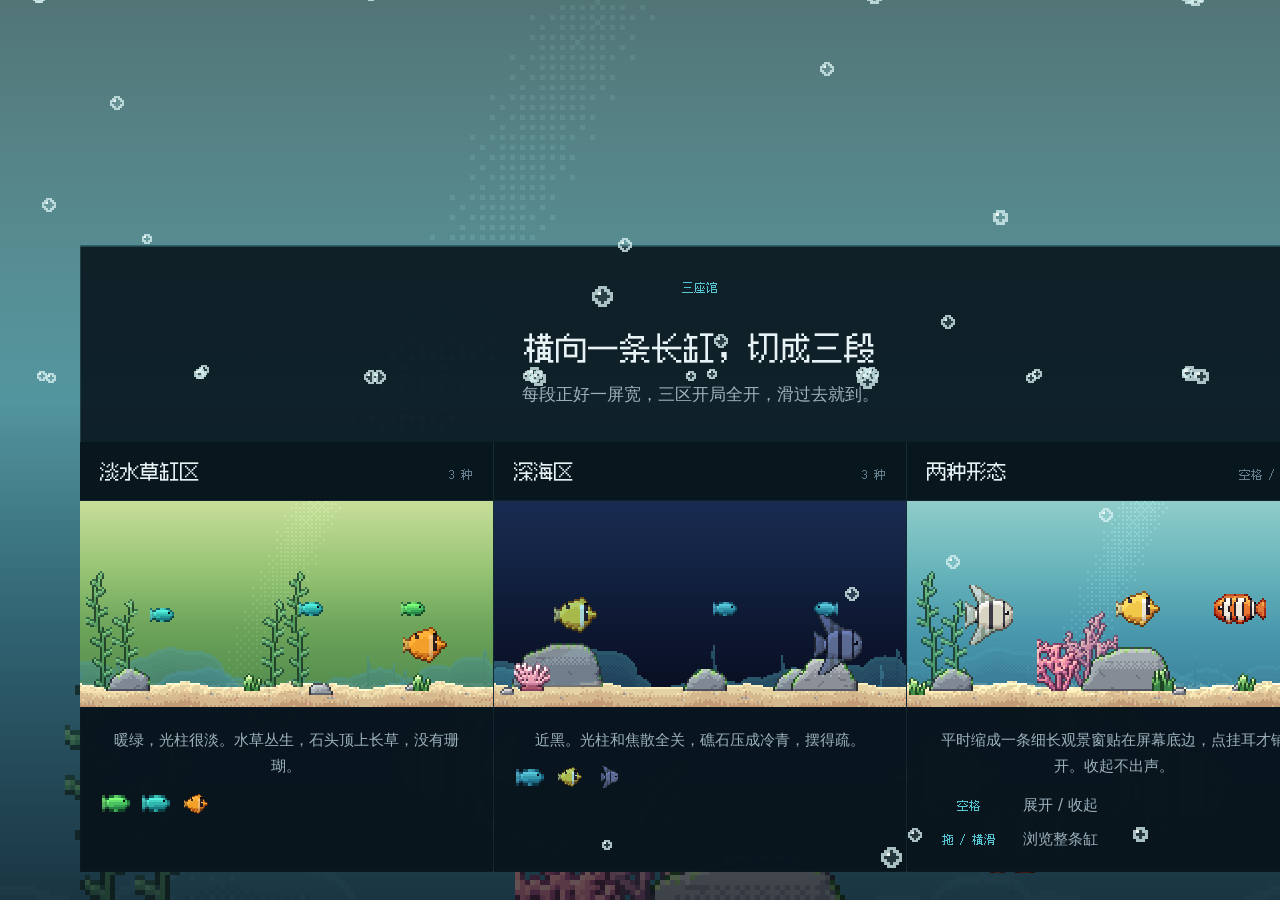
<file: site/concepts/_t0.html>
<!doctype html><meta charset=utf-8><style>html,body{margin:0;background:#070a11;overflow:hidden}iframe{position:fixed;top:0;left:0;width:1400px;height:1000px;border:0}</style><iframe id=f src="f-fusion.html"></iframe><script>f.onload=function(){f.contentWindow.scrollTo(0,1000);};</script>
</file>
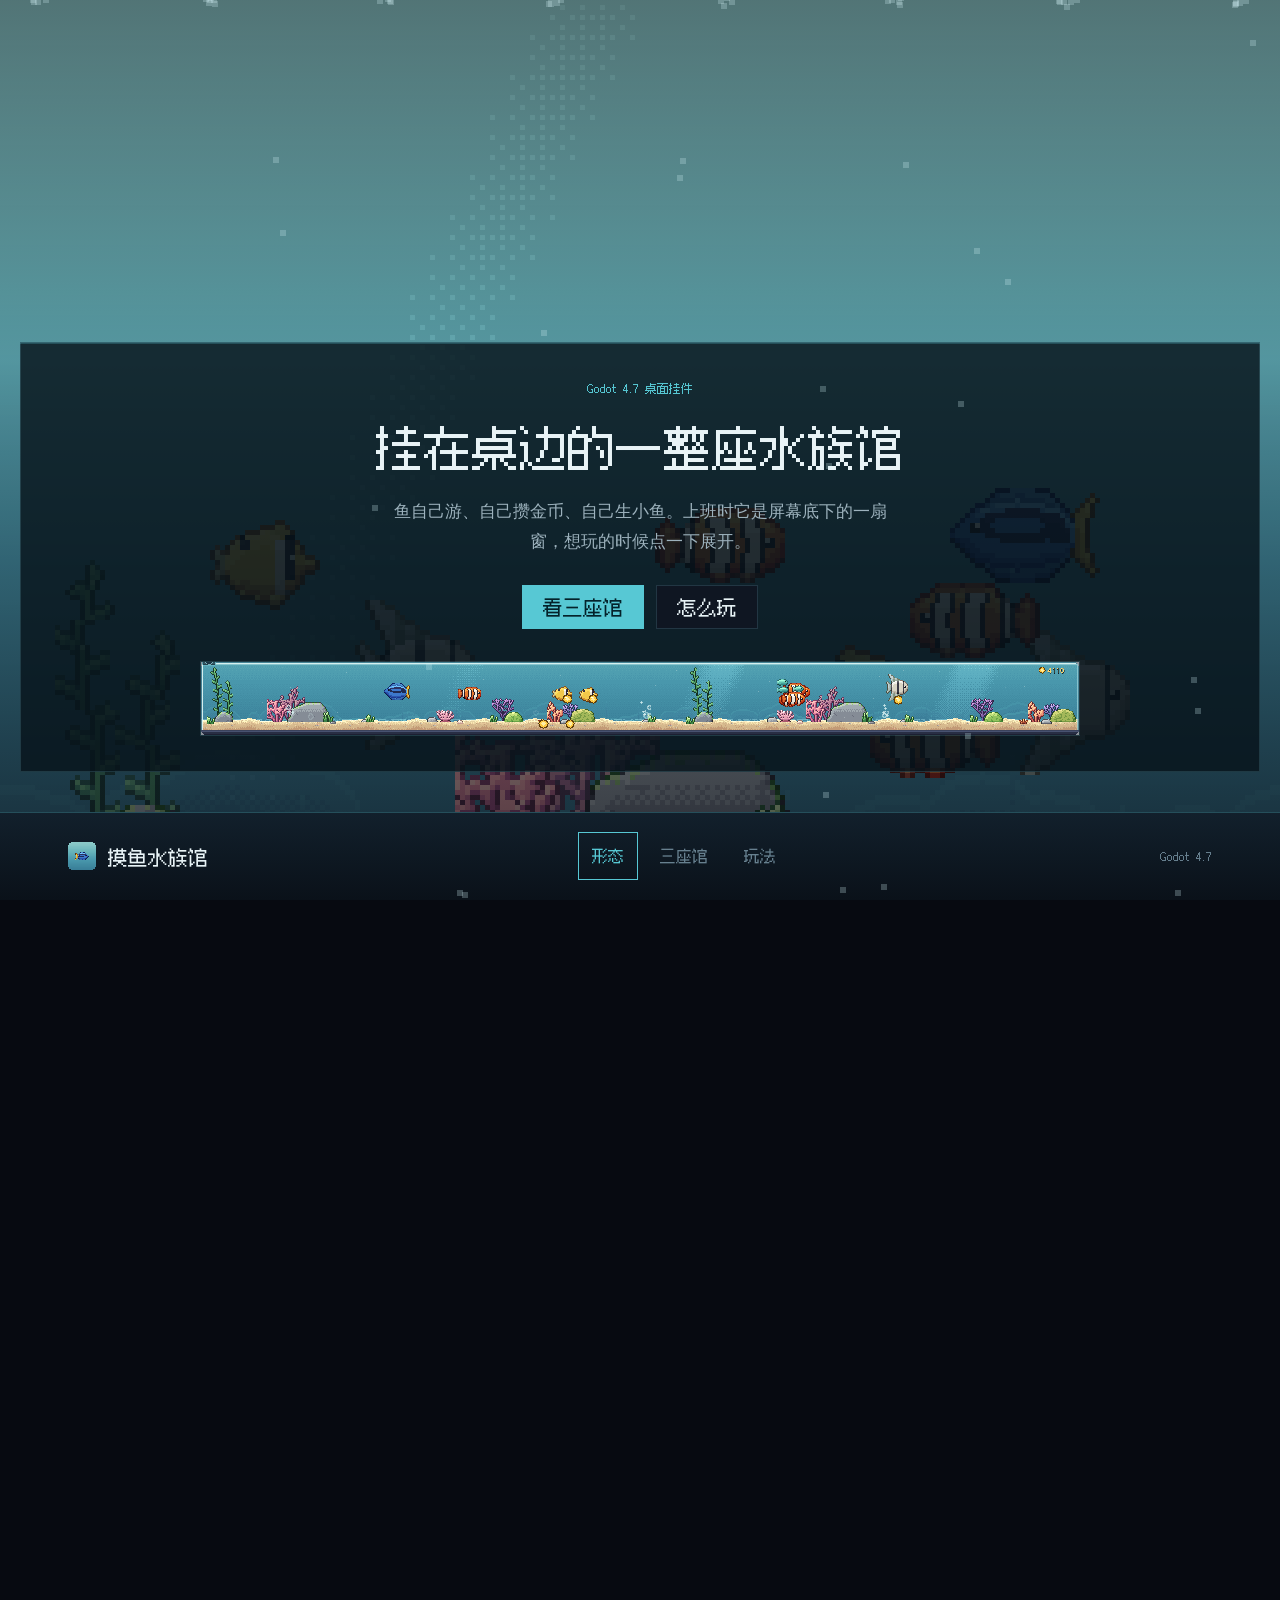
<file: site/concepts/a-sandbar.html>
<!DOCTYPE html>
<html lang="zh-CN">
<head>
<meta charset="utf-8">
<meta name="viewport" content="width=device-width, initial-scale=1">
<title>概念 A · 沉底站 Sandbar</title>
<link rel="icon" href="../assets/icon/app.png">
<link rel="stylesheet" href="reef.css">
</head>
<body class="c-a">

<!-- 整页一缸水，固定在后面 -->
<div class="reef-bg"><div class="tank-shell flush" data-tank="bg"><canvas class="tank"></canvas></div></div>

<!-- 导航放在下面：缸底的沙缘 -->
<div class="sandbar">
  <div class="sandbar-in">
    <a class="brand" href="#top"><img src="../assets/icon/app.png" alt="" width="28" height="28"><span>摸鱼水族馆</span></a>
    <nav data-nav>
      <a href="#t1">形态</a>
      <a href="#t2">三座馆</a>
      <a href="#t3">玩法</a>
    </nav>
    <span class="px" style="font-size:12px;color:var(--ink-3)">Godot 4.7</span>
  </div>
</div>

<main id="top">

  <!-- 一层：标题坐在沙台上，鱼从台子后面游过去 -->
  <section class="terrace" data-terrace id="t1">
    <div class="wrap terrace-in">
      <div class="terrace-title">
        <p class="kicker">Godot 4.7 桌面挂件</p>
        <h1>挂在桌边的一整座水族馆</h1>
        <p class="lede">鱼自己游、自己攒金币、自己生小鱼。上班时它是屏幕底下的一扇窗，想玩的时候点一下展开。</p>
        <div class="cta">
          <a class="btn btn-pri" href="#t2">看三座馆</a>
          <a class="btn" href="#t3">怎么玩</a>
        </div>
      </div>
      <img class="terrace-shot" src="../assets/shots/widget.png" alt="挂件形态实机截图，一条横向的像素水族馆贴在屏幕底边" width="2865" height="239" style="max-width:880px">
    </div>
  </section>

  <!-- 二层：三座馆 -->
  <section class="terrace" data-terrace id="t2">
    <div class="wrap terrace-in split">
      <div>
        <p class="kicker">三座馆</p>
        <h2>横向一条长缸，切成三段</h2>
        <p class="lede" style="margin-bottom:24px">每段正好一屏宽，三区开局全开，滑过去就到。</p>
        <dl class="spec">
          <div><dt>珊瑚礁区</dt><dd>亮蓝绿，有阳光光柱。开局自带 8 条。</dd></div>
          <div><dt>淡水草缸区</dt><dd>暖绿，光柱很淡。水草丛生，没有珊瑚。</dd></div>
          <div><dt>深海区</dt><dd>近黑，光柱和焦散全关，礁石压成冷青。</dd></div>
          <div><dt>容量</dt><dd>每区 8 条起步，扩到 12 要 300 乘展区序号。</dd></div>
        </dl>
      </div>
      <img class="terrace-shot" src="../assets/shots/expand.png" alt="展开形态实机截图，右侧是商店面板" width="2865" height="899">
    </div>
  </section>

  <!-- 三层：玩法 -->
  <section class="terrace" data-terrace id="t3">
    <div class="wrap terrace-in split">
      <div>
        <p class="kicker">玩法</p>
        <h2>点一下水面，鱼会自己来</h2>
        <p class="lede" style="margin-bottom:24px">挂件形态不打扰，所以整局的钱都是撒饵撒出来的。</p>
        <dl class="keys">
          <div><dt>点水面</dt><dd>撒一粒饵料</dd></div>
          <div><dt>点金币</dt><dd>收进钱包</dd></div>
          <div><dt>空格</dt><dd>展开 / 收起</dd></div>
          <div><dt>Esc</dt><dd>收起</dd></div>
          <div><dt>拖 / 横滑</dt><dd>浏览整条缸</dd></div>
          <div><dt>P</dt><dd>截图</dd></div>
        </dl>
      </div>
      <div>
        <dl class="spec" style="grid-template-columns:minmax(0,1fr)">
          <div><dt>产币</dt><dd>金币落到沙上 2.5 秒后自己进钱包，不点也会收。</dd></div>
          <div><dt>投食</dt><dd>最近的鱼加速游过去吃掉，接下来两分钟产币翻倍。</dd></div>
          <div><dt>离线</dt><dd>最多按 8 小时结算，打开时底部给一行提示。</dd></div>
        </dl>
        <p style="margin-top:20px;color:var(--ink-3);font-size:15px">
          顺手试试：戳水里冒出来的泡泡，或者点一条鱼，它会吐一串泡再窜走。
        </p>
      </div>
    </div>
  </section>

</main>

<script>window.AQUARIUM_ART = "../assets/art/";</script>
<script src="../aquarium.js"></script>
<script src="reef.js"></script>
<script>
Aquarium.boot(function () {
  var shell = document.querySelector('[data-tank="bg"]');
  Reef.tank(shell, [0], { 0: ['blue_tang','clownfish','butterfly','angelfish','clownfish','angelfish','butterfly','clownfish'] }, { scale: 5, tall: true });
  Reef.sections('[data-terrace]', function (el) {
    var r = el.getBoundingClientRect();
    for (var i = 0; i < 8; i++) {
      Reef.burst(r.left + 40 + (r.width - 80) * (i / 7), r.top + 6, 2, { sp: 9 + Math.random() * 8, r: 3 + (i % 3) });
    }
  });
  document.querySelectorAll('.btn, .sandbar nav a').forEach(function (b) { Reef.bubbly(b, 5); });
});
</script>
</body>
</html>
</file>
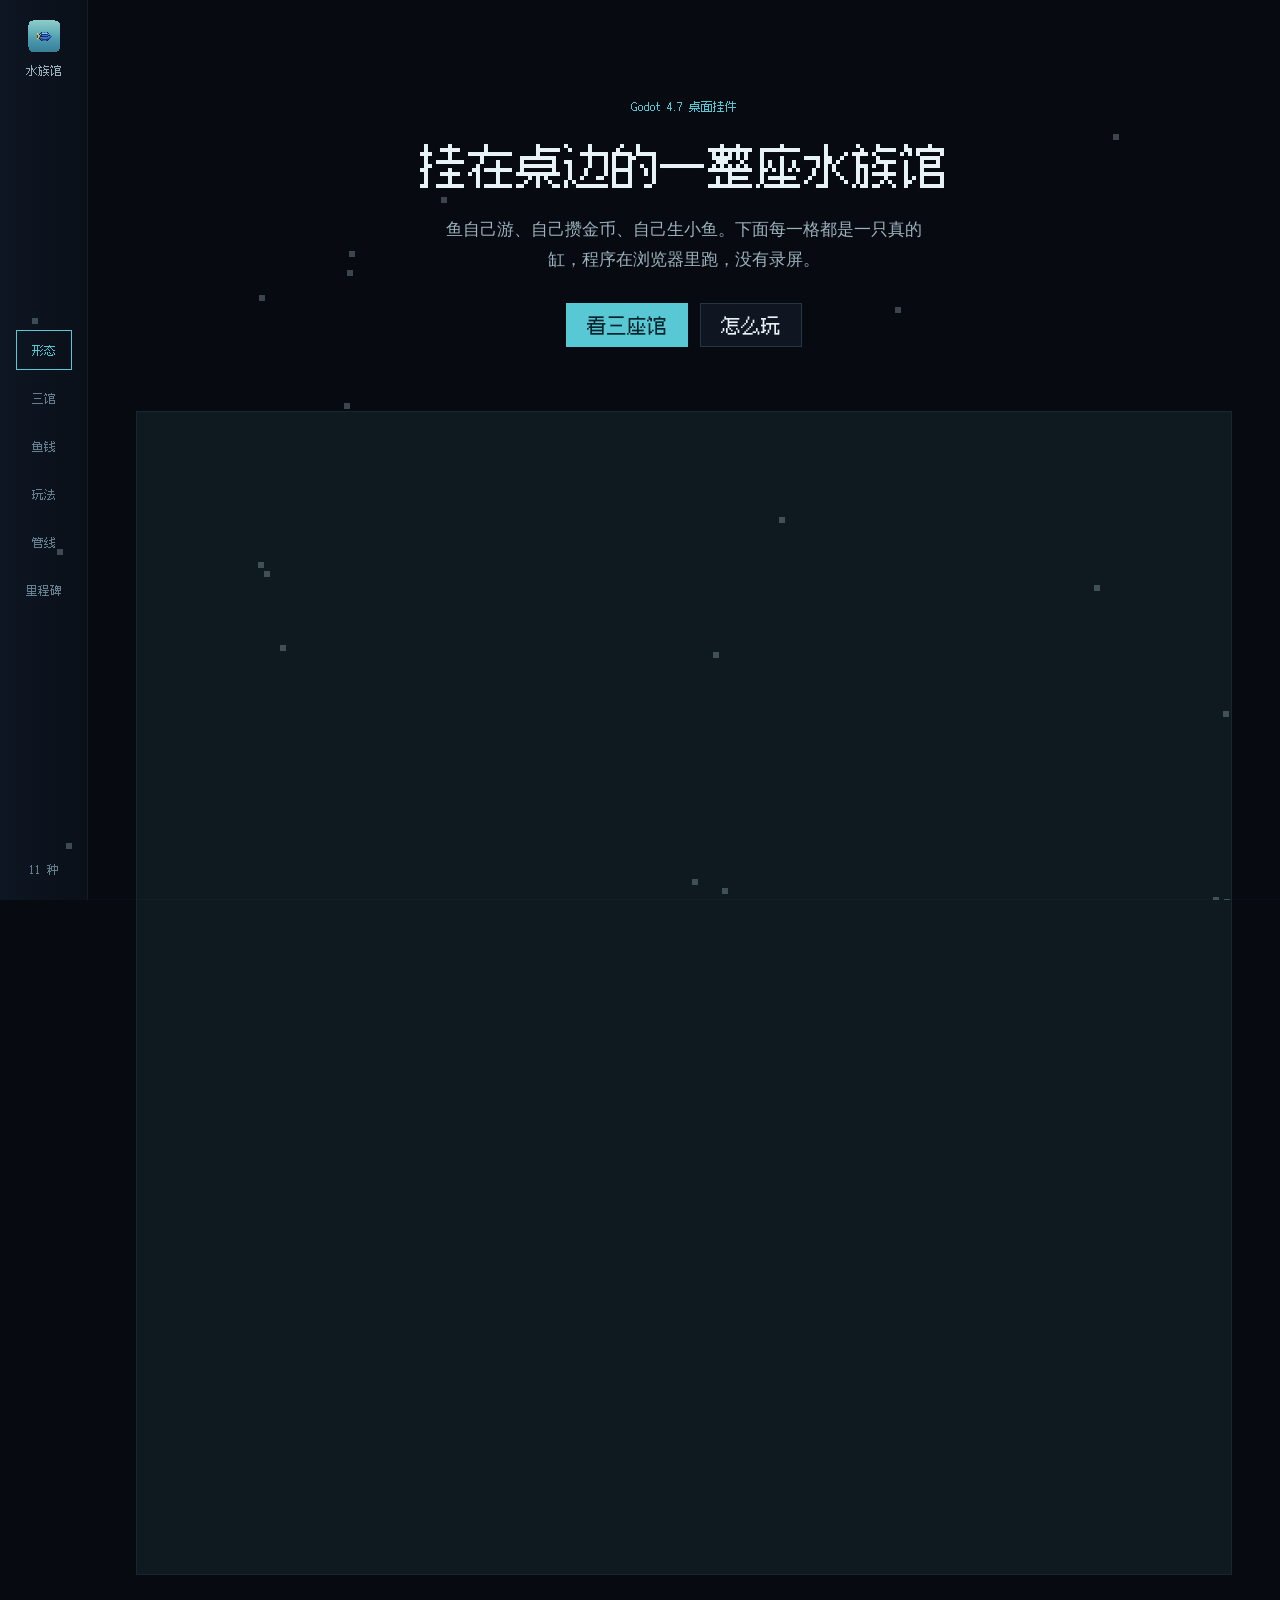
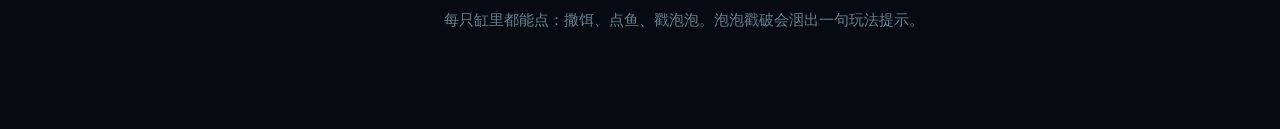
<file: site/concepts/b-cubby.html>
<!DOCTYPE html>
<html lang="zh-CN">
<head>
<meta charset="utf-8">
<meta name="viewport" content="width=device-width, initial-scale=1">
<title>概念 B · 展缸格 Cubby</title>
<link rel="icon" href="../assets/icon/app.png">
<link rel="stylesheet" href="reef.css">
</head>
<body class="c-b">

<!-- 导航是柜子左侧那根竖导轨 -->
<div class="rail">
  <a class="brand" href="#top"><img src="../assets/icon/app.png" alt="" width="32" height="32"><span>水族馆</span></a>
  <nav data-nav>
    <a href="#c1">形态</a>
    <a href="#c2">三馆</a>
    <a href="#c3">鱼钱</a>
    <a href="#c4">玩法</a>
    <a href="#c5">管线</a>
    <a href="#c6">里程碑</a>
  </nav>
  <span class="tally">11 种</span>
</div>

<main class="wrap" id="top" style="padding-bottom:96px">

  <header class="tagline">
    <p class="kicker">Godot 4.7 桌面挂件</p>
    <h1>挂在桌边的一整座水族馆</h1>
    <p class="lede">鱼自己游、自己攒金币、自己生小鱼。下面每一格都是一只真的缸，程序在浏览器里跑，没有录屏。</p>
    <div class="cta">
      <a class="btn btn-pri" href="#c1">看三座馆</a>
      <a class="btn" href="#c4">怎么玩</a>
    </div>
  </header>

  <div class="wall">

    <!-- 主缸：横跨三列 -->
    <section class="cubby is-big" id="c1">
      <div class="cubby-head"><h3>珊瑚礁区</h3><em class="px">开局 8 条</em></div>
      <div class="tank-shell" data-tank="k0"><canvas class="tank"></canvas></div>
    </section>

    <section class="cubby" id="c2">
      <div class="cubby-head"><h3>淡水草缸区</h3><em class="px">3 种</em></div>
      <div class="tank-shell" data-tank="k1"><canvas class="tank"></canvas></div>
      <div class="cubby-body">
        <p>暖绿，光柱很淡。水草丛生，石头顶上长草，没有珊瑚。</p>
        <div class="fish-row">
          <img src="../assets/species/guppy.png" alt="孔雀鱼" width="32" height="24">
          <img src="../assets/species/neon.png" alt="霓虹灯鱼" width="32" height="24">
          <img src="../assets/species/discus.png" alt="七彩神仙" width="32" height="24">
        </div>
      </div>
    </section>

    <section class="cubby" id="c3">
      <div class="cubby-head"><h3>深海区</h3><em class="px">3 种</em></div>
      <div class="tank-shell" data-tank="k2"><canvas class="tank"></canvas></div>
      <div class="cubby-body">
        <p>近黑。光柱和焦散全关，礁石压成冷青，摆得疏。</p>
        <div class="fish-row">
          <img src="../assets/species/lantern.png" alt="灯笼鱼" width="32" height="24">
          <img src="../assets/species/jelly.png" alt="水母" width="32" height="24">
          <img src="../assets/species/angler.png" alt="鮟鱇鱼" width="32" height="24">
        </div>
      </div>
    </section>

    <section class="cubby" id="c4">
      <div class="cubby-head"><h3>投一次饵</h3><em class="px">可点</em></div>
      <div class="tank-shell" data-tank="k3"><canvas class="tank"></canvas></div>
      <div class="cubby-body">
        <p>点水里任意一竖线，饵料先浮一下再沉底。鱼吃饱之后两分钟产币翻倍。</p>
        <dl class="keys" style="grid-template-columns:minmax(0,1fr);gap:8px">
          <div><dt>点水面</dt><dd>撒饵</dd></div>
          <div><dt>点金币</dt><dd>收进钱包</dd></div>
        </dl>
      </div>
    </section>

    <section class="cubby" id="c7">
      <div class="cubby-head"><h3>十一条鱼，三种价</h3><em class="px">抄 catalog.gd</em></div>
      <div class="tank-shell" data-tank="k6"><canvas class="tank"></canvas></div>
      <div class="cubby-body">
        <dl class="keys" style="grid-template-columns:minmax(0,1fr);gap:8px">
          <div><dt>小丑鱼</dt><dd>产币 1.0 / 10</dd></div>
          <div><dt>神仙鱼</dt><dd>产币 12.0 / 200</dd></div>
          <div><dt>鮟鱇鱼</dt><dd>产币 150.0 / 4000</dd></div>
        </dl>
      </div>
    </section>

    <section class="cubby" id="c5">
      <div class="cubby-head"><h3>素材管线</h3><em class="px">Python</em></div>
      <div class="tank-shell" data-tank="k4"><canvas class="tank"></canvas></div>
      <div class="cubby-body">
        <p>项目里没有一张手画的图。鱼、珊瑚、礁石、沙全是脚本跑出来的。</p>
        <pre class="code" style="font-family:var(--f-mono);font-size:12px;line-height:1.7;margin:0;color:var(--acc);background:var(--deep);border:1px solid var(--line-2);padding:12px">python3 tools/make_art.py --preview</pre>
      </div>
    </section>

    <section class="cubby" id="c6">
      <div class="cubby-head"><h3>里程碑</h3><em class="px">2 / 4</em></div>
      <div class="tank-shell" data-tank="k5"><canvas class="tank"></canvas></div>
      <div class="cubby-body">
        <dl class="keys" style="grid-template-columns:minmax(0,1fr);gap:8px">
          <div><dt>完成</dt><dd>三座馆</dd></div>
          <div><dt>完成</dt><dd>钱</dd></div>
          <div><dt>进行中</dt><dd>素材</dd></div>
          <div><dt>待做</dt><dd>生态</dd></div>
        </dl>
      </div>
    </section>

  </div>

  <p style="margin-top:32px;color:var(--ink-3);font-size:15px;text-align:center">
    每只缸里都能点：撒饵、点鱼、戳泡泡。泡泡戳破会洇出一句玩法提示。
  </p>
</main>

<script>window.AQUARIUM_ART = "../assets/art/";</script>
<script src="../aquarium.js"></script>
<script src="reef.js"></script>
<script>
var REEF = ['blue_tang','clownfish','butterfly','angelfish','clownfish','angelfish','butterfly','clownfish'];
Aquarium.boot(function () {
  Reef.tank(document.querySelector('[data-tank="k0"]'), [0], { 0: REEF }, { px: 90 });
  Reef.tank(document.querySelector('[data-tank="k1"]'), [1], { 0: ['guppy','neon','neon','discus'] }, { px: 90 });
  Reef.tank(document.querySelector('[data-tank="k2"]'), [2], { 0: ['lantern','lantern','jelly','angler'] }, { px: 90 });
  Reef.tank(document.querySelector('[data-tank="k3"]'), [0], { 0: ['clownfish','butterfly','blue_tang'] }, { px: 80 });
  Reef.tank(document.querySelector('[data-tank="k4"]'), [1], { 0: ['neon','guppy','neon'] }, { px: 80 });
  Reef.tank(document.querySelector('[data-tank="k5"]'), [2], { 0: ['jelly','lantern','angler'] }, { px: 80 });
  Reef.tank(document.querySelector('[data-tank="k6"]'), [0], { 0: ['butterfly','clownfish','blue_tang'] }, { px: 80 });

  /* 悬停一格，格里的鱼集体转向：给 pointer 一个落点，让鱼追一下 */
  document.querySelectorAll('.cubby').forEach(function (box) {
    var cv = box.querySelector('canvas');
    box.addEventListener('pointerenter', function () {
      var t = Reef.tanks.filter(function (x) { return x.cv === cv; })[0];
      if (!t) return;
      t.fishes.forEach(function (f) { f.behavior = 'follow'; f.stateT = 0; });
    });
    box.addEventListener('pointerleave', function () {
      var t = Reef.tanks.filter(function (x) { return x.cv === cv; })[0];
      if (!t) return;
      t.fishes.forEach(function (f) { f.behavior = 'roam'; f.stateT = 0; });
    });
  });
  document.querySelectorAll('.btn, .rail nav a, .fish-row img').forEach(function (b) { Reef.bubbly(b, 4); });
});
</script>
</body>
</html>
</file>
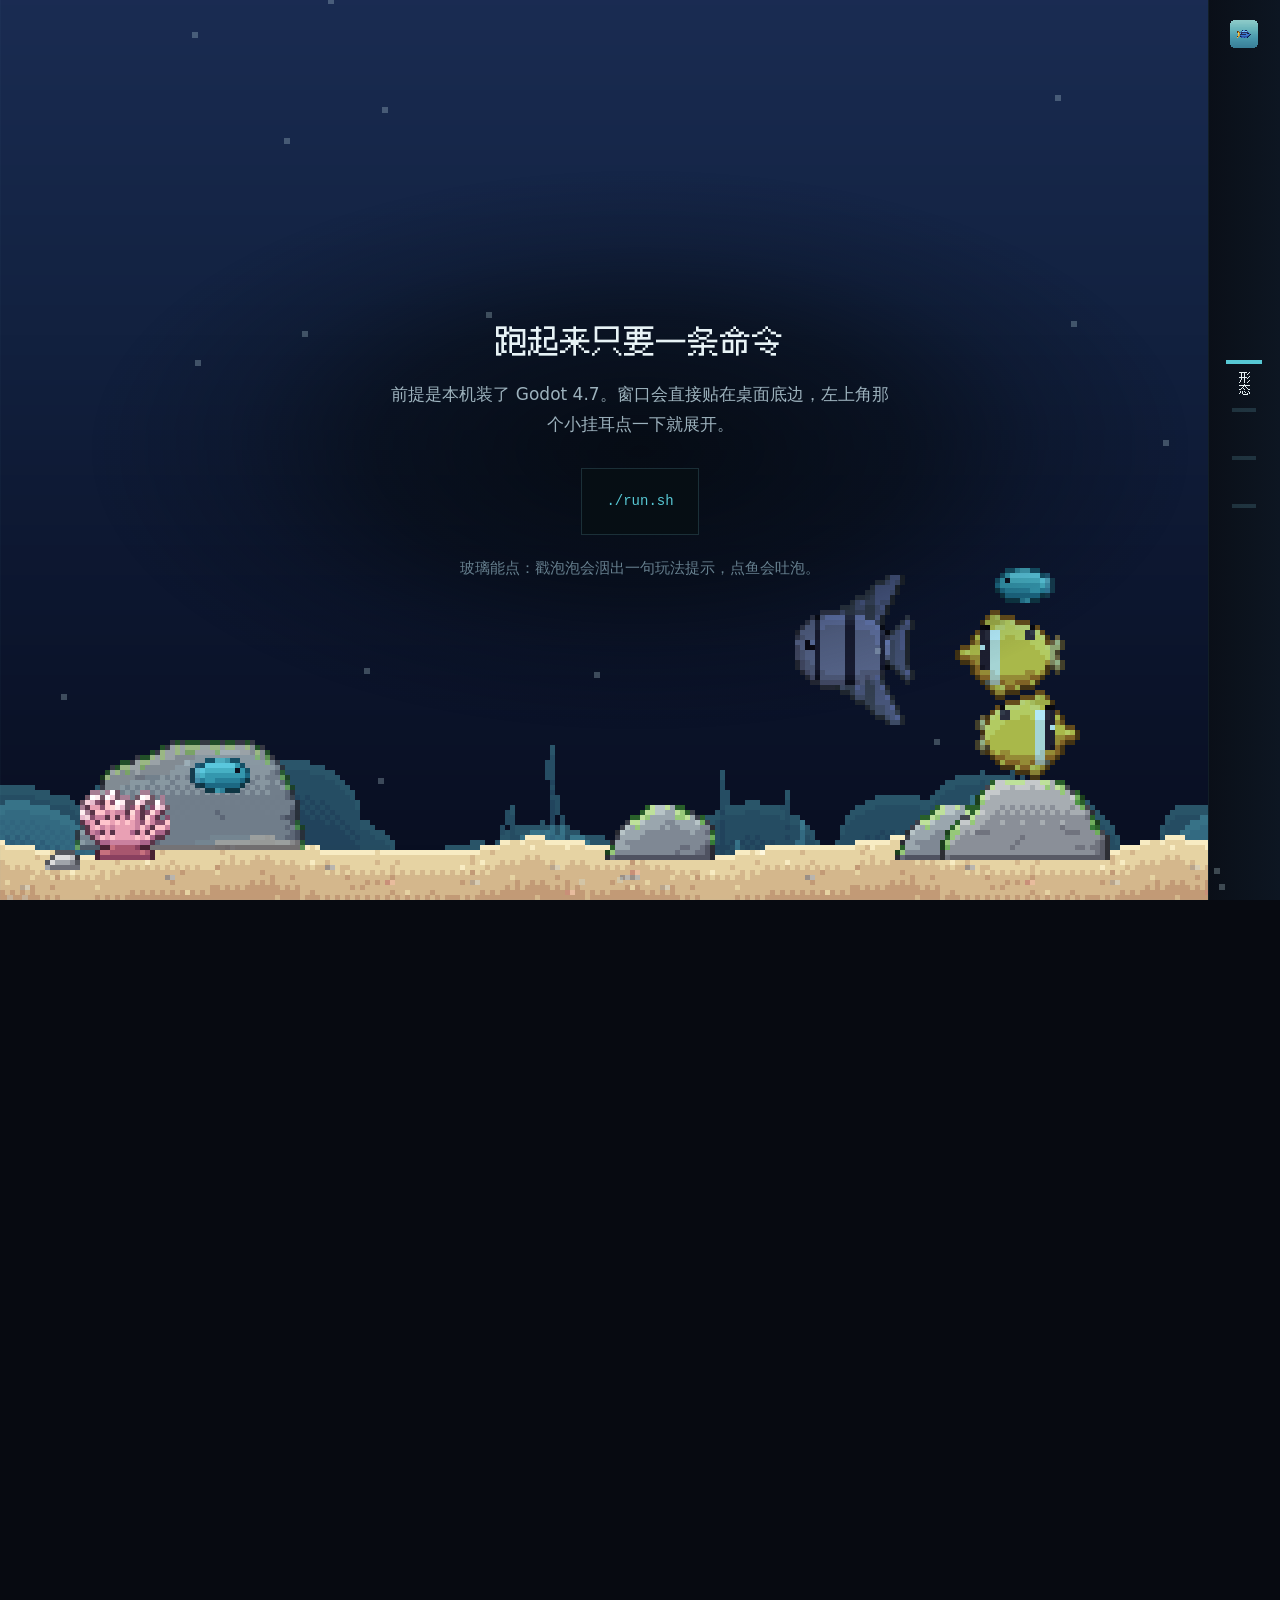
<file: site/concepts/c-gallery.html>
<!DOCTYPE html>
<html lang="zh-CN">
<head>
<meta charset="utf-8">
<meta name="viewport" content="width=device-width, initial-scale=1">
<title>概念 C · 玻璃长廊 Gallery</title>
<link rel="icon" href="../assets/icon/app.png">
<link rel="stylesheet" href="reef.css">
</head>
<body class="c-c">

<!-- 导航是右侧那根深度标尺 -->
<div class="gauge">
  <a class="brand" href="#top"><img src="../assets/icon/app.png" alt="" width="28" height="28"></a>
  <nav data-nav>
    <a href="#s1"><i></i><span>形态</span></a>
    <a href="#s2"><i></i><span>三馆</span></a>
    <a href="#s3"><i></i><span>鱼钱</span></a>
    <a href="#s4"><i></i><span>启动</span></a>
  </nav>
</div>

<div class="corridor" id="top">
  <div class="corridor-sticky">

    <!-- 玻璃后面那条通缸一直在那儿，文字从它前面走过去 -->
    <div class="tank-shell flush" data-tank="long"><canvas class="tank"></canvas></div>

    <div class="corridor-track">
      <section class="station" id="s1">
        <div class="station-in">
          <p class="kicker">Godot 4.7 桌面挂件</p>
          <h1>挂在桌边的一整座水族馆</h1>
          <p class="lede">鱼自己游、自己攒金币、自己生小鱼。上班时它是屏幕底下的一扇窗，想玩的时候点一下展开。</p>
          <a class="btn btn-pri" href="#s2">往里走</a>
        </div>
      </section>

      <section class="station" id="s2">
        <div class="station-in">
          <h2>横向一条长缸，切成三段</h2>
          <p class="lede">每段正好一屏宽，三区开局全开，滑过去就到。玻璃后面这一缸是真的在跑。</p>
          <dl class="spec-3">
            <div><dt>珊瑚礁区</dt><dd>亮蓝绿，有阳光光柱。开局自带 8 条。</dd></div>
            <div><dt>淡水草缸区</dt><dd>暖绿，光柱很淡，水草丛生。</dd></div>
            <div><dt>深海区</dt><dd>近黑，礁石压成冷青，摆得疏。</dd></div>
          </dl>
        </div>
      </section>

      <section class="station" id="s3">
        <div class="station-in">
          <h2>十一条鱼，三种价</h2>
          <p class="lede">价格和产币速度都对着 godot/catalog.gd 抄的。</p>
          <div style="display:flex;gap:8px;flex-wrap:wrap;justify-content:center;margin-top:8px">
            <img src="../assets/species/clownfish.png" alt="小丑鱼 10" width="40" height="30" title="小丑鱼 10">
            <img src="../assets/species/chromis.png" alt="银汉鱼 20" width="40" height="30" title="银汉鱼 20">
            <img src="../assets/species/blue_tang.png" alt="蓝倒吊 50" width="40" height="30" title="蓝倒吊 50">
            <img src="../assets/species/angelfish.png" alt="神仙鱼 200" width="40" height="30" title="神仙鱼 200">
            <img src="../assets/species/butterfly.png" alt="蝴蝶鱼 300" width="40" height="30" title="蝴蝶鱼 300">
            <img src="../assets/species/guppy.png" alt="孔雀鱼 80" width="40" height="30" title="孔雀鱼 80">
            <img src="../assets/species/neon.png" alt="霓虹灯鱼 250" width="40" height="30" title="霓虹灯鱼 250">
            <img src="../assets/species/discus.png" alt="七彩神仙 800" width="40" height="30" title="七彩神仙 800">
            <img src="../assets/species/lantern.png" alt="灯笼鱼 400" width="40" height="30" title="灯笼鱼 400">
            <img src="../assets/species/jelly.png" alt="水母 1200" width="40" height="30" title="水母 1200">
            <img src="../assets/species/angler.png" alt="鮟鱇鱼 4000" width="40" height="30" title="鮟鱇鱼 4000">
          </div>
        </div>
      </section>

      <section class="station" id="s4">
        <div class="station-in">
          <h2>跑起来只要一条命令</h2>
          <p class="lede">前提是本机装了 Godot 4.7。窗口会直接贴在桌面底边，左上角那个小挂耳点一下就展开。</p>
          <pre class="code" style="font-family:var(--f-mono);font-size:14px;line-height:1.8;margin:28px 0 0;padding:20px 24px;background:rgba(7,14,20,0.86);border:1px solid var(--line);color:var(--acc)">./run.sh</pre>
          <p style="margin-top:20px;color:var(--ink-3);font-size:15px">玻璃能点：戳泡泡会洇出一句玩法提示，点鱼会吐泡。</p>
        </div>
      </section>
    </div>
  </div>
</div>

<script>window.AQUARIUM_ART = "../assets/art/";</script>
<script src="../aquarium.js"></script>
<script src="reef.js"></script>
<script>
Aquarium.boot(function () {
  var fish = {
    0: ['blue_tang','clownfish','butterfly','angelfish','clownfish','angelfish','butterfly','clownfish'],
    1: ['guppy','neon','neon','discus','guppy','neon'],
    2: ['lantern','lantern','jelly','angler','jelly']
  };
  Reef.tank(document.querySelector('[data-tank="long"]'), [0,1,2], fish, { px: 130, tall: true, natural: true });
  document.querySelectorAll('.btn, .gauge nav a, .station img').forEach(function (b) { Reef.bubbly(b, 4); });
});
</script>
</body>
</html>
</file>
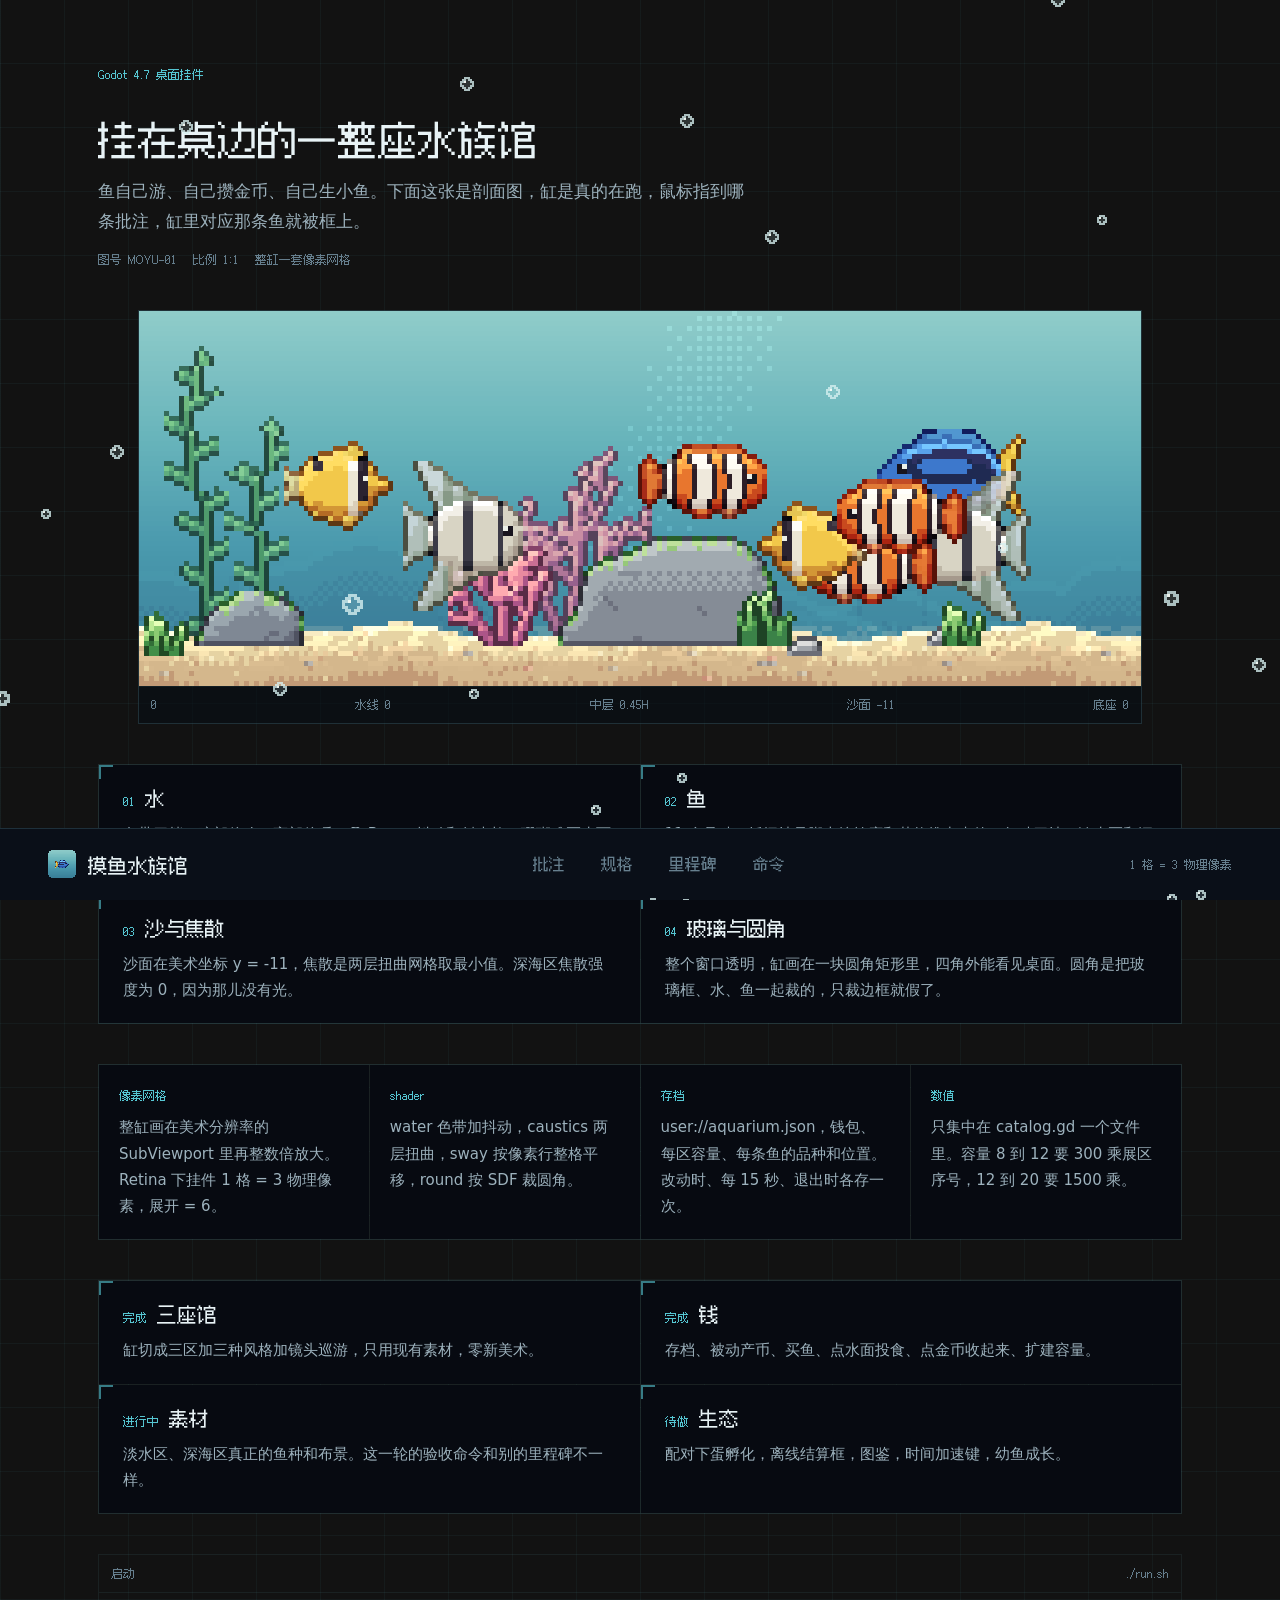
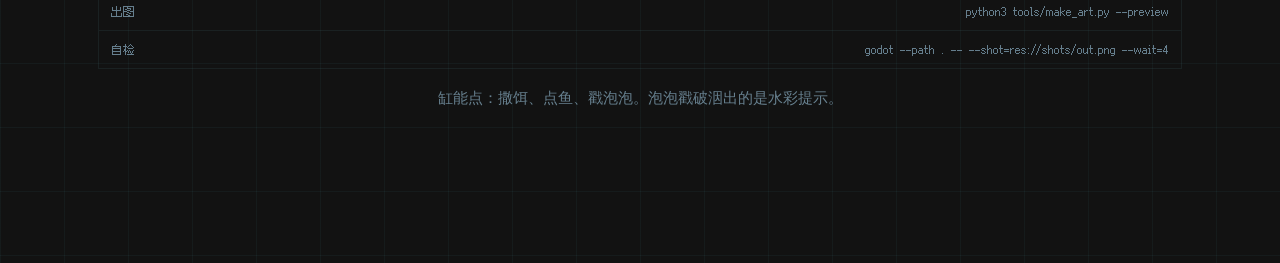
<file: site/concepts/d-cutaway.html>
<!DOCTYPE html>
<html lang="zh-CN">
<head>
<meta charset="utf-8">
<meta name="viewport" content="width=device-width, initial-scale=1">
<title>概念 D · 剖面图 Cutaway</title>
<link rel="icon" href="../assets/icon/app.png">
<link rel="stylesheet" href="reef.css">
</head>
<body class="c-d">

<!-- 导航是底部那条工具条 -->
<div class="toolbar">
  <a class="brand" href="#top"><img src="../assets/icon/app.png" alt="" width="28" height="28"><span>摸鱼水族馆</span></a>
  <nav data-nav>
    <a href="#n1">批注</a>
    <a href="#n2">规格</a>
    <a href="#n3">里程碑</a>
    <a href="#run">命令</a>
  </nav>
  <span class="px" style="font-size:12px;color:var(--ink-3)">1 格 = 3 物理像素</span>
</div>

<main class="sheet" id="top">

  <header class="sheet-head">
    <p class="kicker">Godot 4.7 桌面挂件</p>
    <h1>挂在桌边的一整座水族馆</h1>
    <p class="lede">鱼自己游、自己攒金币、自己生小鱼。下面这张是剖面图，缸是真的在跑，鼠标指到哪条批注，缸里对应那条鱼就被框上。</p>
    <span class="stamp px"><span>图号 MOYU-01</span><span>比例 1:1</span><span>整缸一套像素网格</span></span>
  </header>

  <figure class="drawing">
    <div class="tank-shell" data-tank="d0"><canvas class="tank"></canvas></div>
    <figcaption class="calib px">
      <span>0</span><span>水线 0</span><span>中层 0.45H</span><span>沙面 -11</span><span>底座 0</span>
    </figcaption>
  </figure>

  <section class="notes" id="n1">
    <article class="note">
      <h3><em>01</em>水</h3>
      <p>色带四档，暗部偏冷、亮部偏暖，叠 Bayer 抖动和斜光柱。珊瑚礁区水面 (0.56, 0.80, 0.79)，深海区最后一档 (0.03, 0.05, 0.12) 当页面底色。</p>
    </article>
    <article class="note">
      <h3><em>02</em>鱼</h3>
      <p>11 个品种，摇摆帧是脚本按轮廓和花纹推出来的，每种四帧。淡水区和深海区暂时拿珊瑚礁那几张改了色，M3 补真图。</p>
    </article>
    <article class="note">
      <h3><em>03</em>沙与焦散</h3>
      <p>沙面在美术坐标 y = -11，焦散是两层扭曲网格取最小值。深海区焦散强度为 0，因为那儿没有光。</p>
    </article>
    <article class="note">
      <h3><em>04</em>玻璃与圆角</h3>
      <p>整个窗口透明，缸画在一块圆角矩形里，四角外能看见桌面。圆角是把玻璃框、水、鱼一起裁的，只裁边框就假了。</p>
    </article>
  </section>

  <dl class="spec" id="n2">
    <div><dt>像素网格</dt><dd>整缸画在美术分辨率的 SubViewport 里再整数倍放大。Retina 下挂件 1 格 = 3 物理像素，展开 = 6。</dd></div>
    <div><dt>shader</dt><dd>water 色带加抖动，caustics 两层扭曲，sway 按像素行整格平移，round 按 SDF 裁圆角。</dd></div>
    <div><dt>存档</dt><dd>user://aquarium.json，钱包、每区容量、每条鱼的品种和位置。改动时、每 15 秒、退出时各存一次。</dd></div>
    <div><dt>数值</dt><dd>只集中在 catalog.gd 一个文件里。容量 8 到 12 要 300 乘展区序号，12 到 20 要 1500 乘。</dd></div>
  </dl>

  <section class="notes" id="n3" style="margin-top:40px">
    <article class="note"><h3><em>完成</em>三座馆</h3><p>缸切成三区加三种风格加镜头巡游，只用现有素材，零新美术。</p></article>
    <article class="note"><h3><em>完成</em>钱</h3><p>存档、被动产币、买鱼、点水面投食、点金币收起来、扩建容量。</p></article>
    <article class="note"><h3><em>进行中</em>素材</h3><p>淡水区、深海区真正的鱼种和布景。这一轮的验收命令和别的里程碑不一样。</p></article>
    <article class="note"><h3><em>待做</em>生态</h3><p>配对下蛋孵化，离线结算框，图鉴，时间加速键，幼鱼成长。</p></article>
  </section>

  <section class="drawing" id="run" style="margin-top:40px;border:0;background:transparent">
    <div class="calib px" style="box-shadow:none;border:1px solid var(--line-2)"><span>启动</span><span>./run.sh</span></div>
    <div class="calib px" style="box-shadow:none;border:1px solid var(--line-2);border-top:0"><span>出图</span><span>python3 tools/make_art.py --preview</span></div>
    <div class="calib px" style="box-shadow:none;border:1px solid var(--line-2);border-top:0"><span>自检</span><span>godot --path . -- --shot=res://shots/out.png --wait=4</span></div>
    <p style="margin-top:16px;color:var(--ink-3);font-size:15px;text-align:center">缸能点：撒饵、点鱼、戳泡泡。泡泡戳破洇出的是水彩提示。</p>
  </section>

</main>

<script>window.AQUARIUM_ART = "../assets/art/";</script>
<script src="../aquarium.js"></script>
<script src="reef.js"></script>
<script>
Aquarium.boot(function () {
  var t = Reef.tank(document.querySelector('[data-tank="d0"]'), [0], {
    0: ['blue_tang','clownfish','butterfly','angelfish','clownfish','angelfish','butterfly','clownfish']
  }, { px: 80 });

  /* 指针指到一条批注，缸里就抓一条鱼框上：停住，冒一串泡 */
  document.querySelectorAll('.note').forEach(function (n, i) {
    n.addEventListener('pointerenter', function () {
      var f = t.fishes[i % t.fishes.length];
      if (!f) return;
      f.sx = f.x; f.sy = f.y;
      f.behavior = 'graze'; f.stateT = 0;
      var r = n.getBoundingClientRect();
      Reef.burst(r.left + r.width / 2, r.top + 24, 4, { sp: 12, r: 3 });
    });
  });
  document.querySelectorAll('.note, .btn, .toolbar nav a').forEach(function (b) { Reef.bubbly(b, 3); });
});
</script>
</body>
</html>
</file>
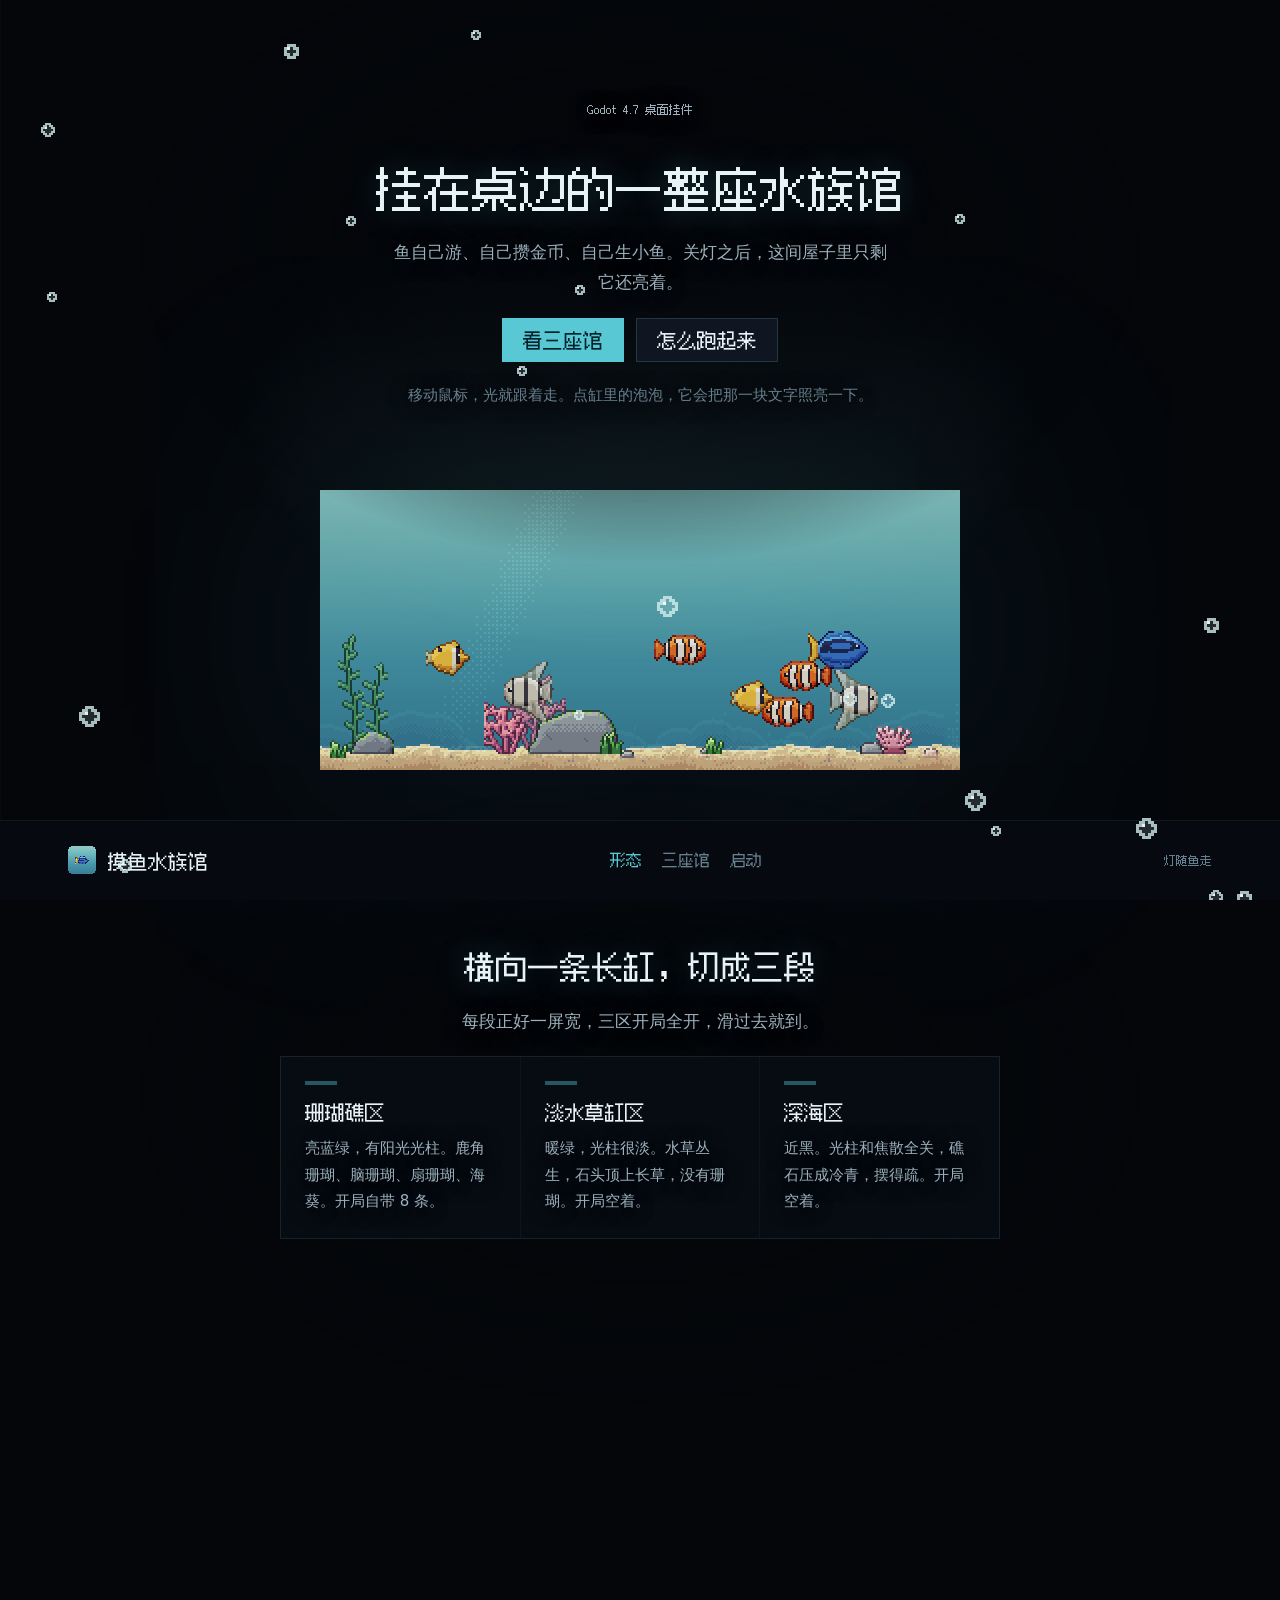
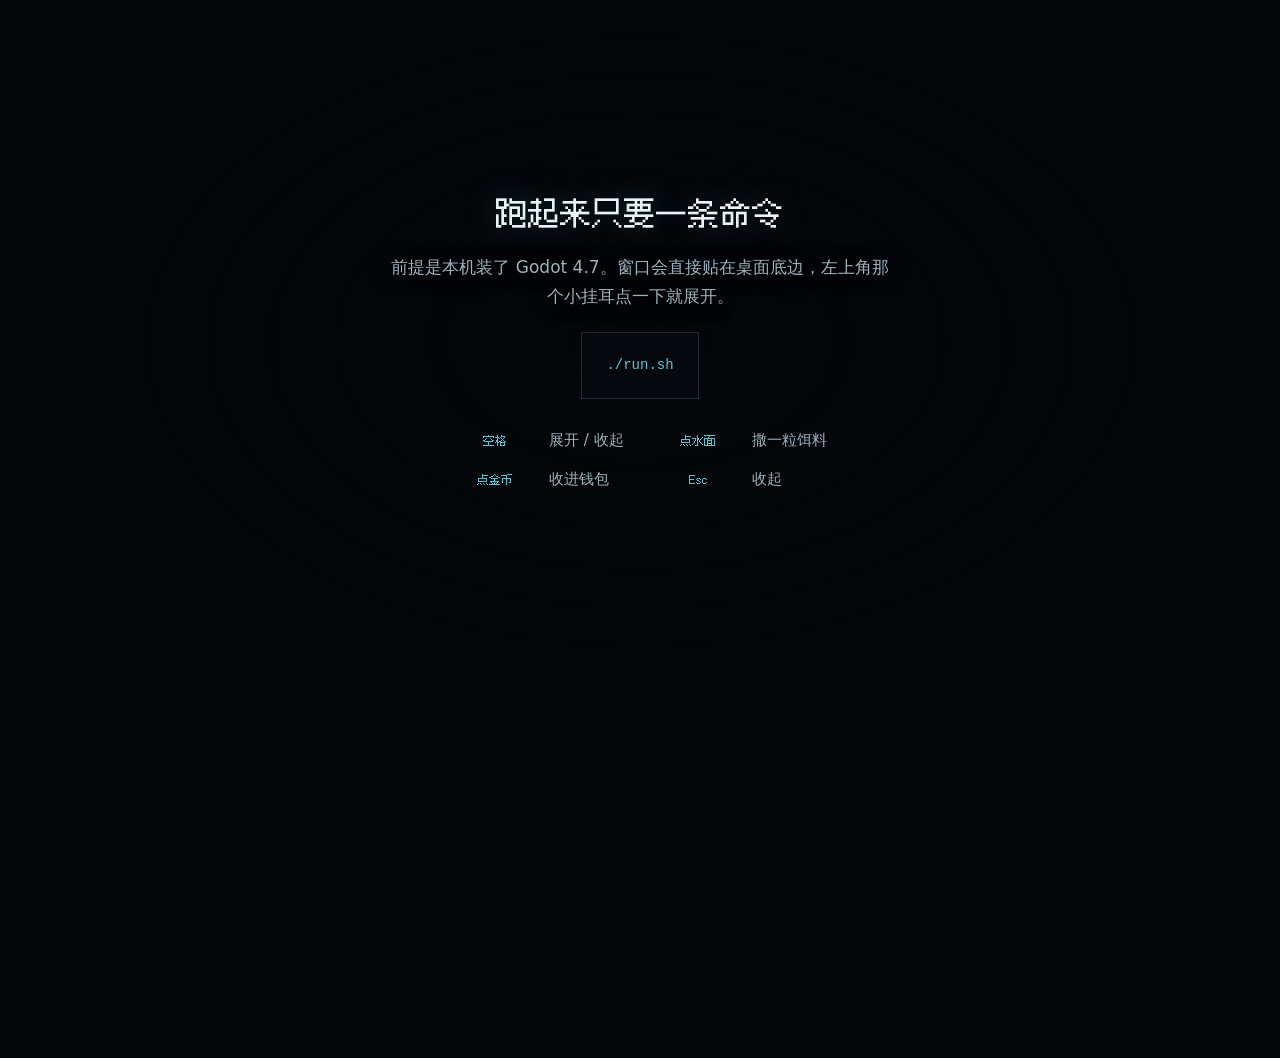
<file: site/concepts/e-darkroom.html>
<!DOCTYPE html>
<html lang="zh-CN">
<head>
<meta charset="utf-8">
<meta name="viewport" content="width=device-width, initial-scale=1">
<title>概念 E · 熄灯的房间 Dark Room</title>
<link rel="icon" href="../assets/icon/app.png">
<link rel="stylesheet" href="reef.css">
</head>
<body class="c-e">

<!-- 暗房。缸是唯一光源 -->
<div class="room"><div class="tank-shell flush" data-tank="room"><canvas class="tank"></canvas></div></div>
<div class="spill" aria-hidden="true"></div>

<!-- 床头条：站点 + 一盏小灯 -->
<div class="bed">
  <div class="bed-in">
    <a class="brand" href="#top"><img src="../assets/icon/app.png" alt="" width="28" height="28"><span>摸鱼水族馆</span></a>
    <nav data-nav>
      <a href="#p1">形态</a>
      <a href="#p2">三座馆</a>
      <a href="#p3">启动</a>
    </nav>
    <span class="px" style="font-size:12px;color:var(--ink-3)">灯随鱼走</span>
  </div>
</div>

<main id="top">

  <section class="pane" id="p1">
    <div class="pane-in">
      <p class="kicker">Godot 4.7 桌面挂件</p>
      <h1>挂在桌边的一整座水族馆</h1>
      <p class="lede">鱼自己游、自己攒金币、自己生小鱼。关灯之后，这间屋子里只剩它还亮着。</p>
      <div class="cta">
        <a class="btn btn-pri" href="#p2">看三座馆</a>
        <a class="btn" href="#p3">怎么跑起来</a>
      </div>
      <p style="color:var(--ink-3);font-size:15px">移动鼠标，光就跟着走。点缸里的泡泡，它会把那一块文字照亮一下。</p>
    </div>
  </section>

  <section class="pane" id="p2">
    <div class="pane-in">
      <h2>横向一条长缸，切成三段</h2>
      <p class="lede">每段正好一屏宽，三区开局全开，滑过去就到。</p>
      <div class="lamp">
        <div>
          <i></i>
          <h3>珊瑚礁区</h3>
          <p>亮蓝绿，有阳光光柱。鹿角珊瑚、脑珊瑚、扇珊瑚、海葵。开局自带 8 条。</p>
        </div>
        <div>
          <i></i>
          <h3>淡水草缸区</h3>
          <p>暖绿，光柱很淡。水草丛生，石头顶上长草，没有珊瑚。开局空着。</p>
        </div>
        <div>
          <i></i>
          <h3>深海区</h3>
          <p>近黑。光柱和焦散全关，礁石压成冷青，摆得疏。开局空着。</p>
        </div>
      </div>
    </div>
  </section>

  <section class="pane" id="p3">
    <div class="pane-in">
      <h2>跑起来只要一条命令</h2>
      <p class="lede">前提是本机装了 Godot 4.7。窗口会直接贴在桌面底边，左上角那个小挂耳点一下就展开。</p>
      <pre class="code" style="font-family:var(--f-mono);font-size:14px;line-height:1.8;margin:0;padding:20px 24px;background:rgba(6,10,16,0.8);border:1px solid var(--line);color:var(--acc)">./run.sh</pre>
      <dl class="keys" style="grid-template-columns:repeat(2,minmax(0,1fr));max-width:520px;margin-top:8px">
        <div><dt>空格</dt><dd>展开 / 收起</dd></div>
        <div><dt>点水面</dt><dd>撒一粒饵料</dd></div>
        <div><dt>点金币</dt><dd>收进钱包</dd></div>
        <div><dt>Esc</dt><dd>收起</dd></div>
      </dl>
    </div>
  </section>

</main>

<script>window.AQUARIUM_ART = "../assets/art/";</script>
<script src="../aquarium.js"></script>
<script src="reef.js"></script>
<script>
Aquarium.boot(function () {
  Reef.tank(document.querySelector('[data-tank="room"]'), [0], {
    0: ['blue_tang','clownfish','butterfly','angelfish','clownfish','angelfish','butterfly','clownfish']
  }, { px: 130, tall: true });

  /* 灯跟着指针走。这是鼠标事件，不是 scroll 监听。 */
  var spill = document.querySelector('.spill');
  window.addEventListener('pointermove', function (e) {
    spill.style.setProperty('--lx', e.clientX + 'px');
    spill.style.setProperty('--ly', e.clientY + 'px');
  }, { passive: true });

  document.querySelectorAll('.btn, .bed nav a, .lamp div').forEach(function (b) { Reef.bubbly(b, 5); });
});
</script>
</body>
</html>
</file>
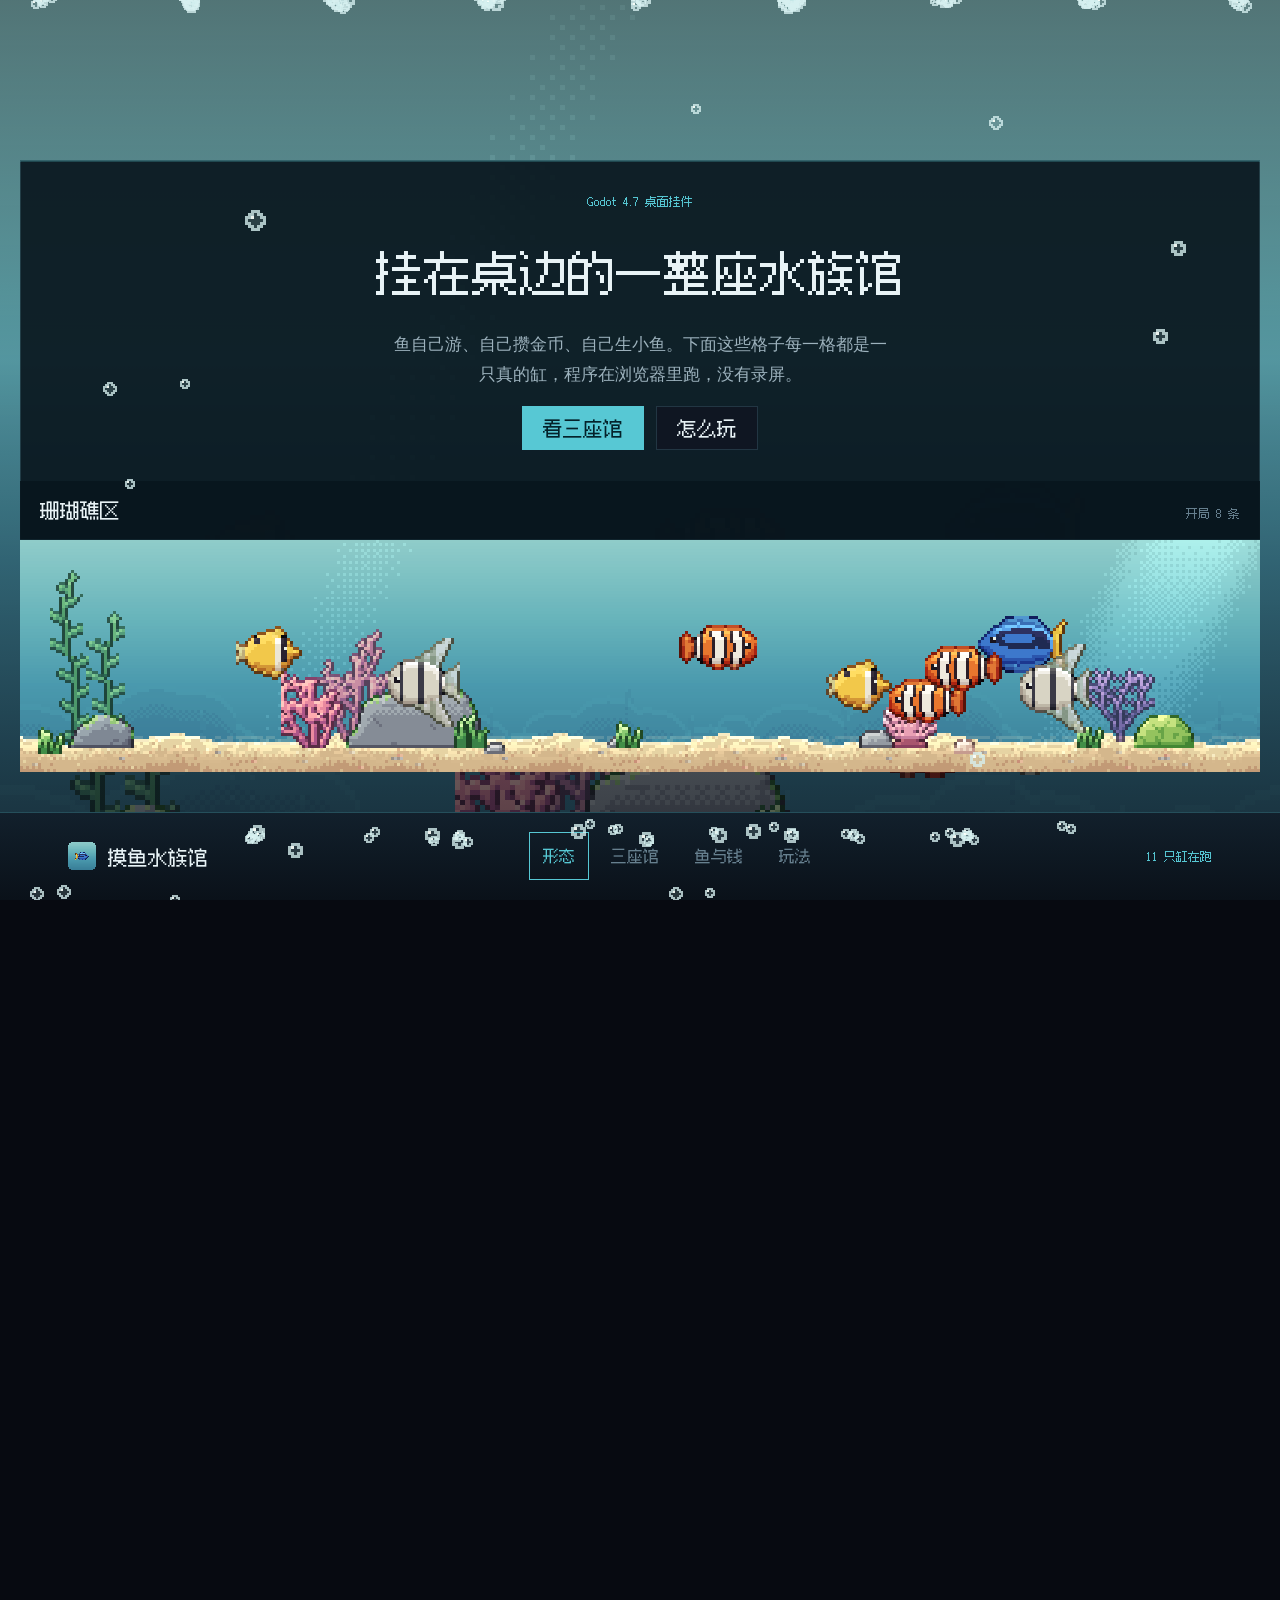
<file: site/concepts/f-fusion.html>
<!DOCTYPE html>
<html lang="zh-CN">
<head>
<meta charset="utf-8">
<meta name="viewport" content="width=device-width, initial-scale=1">
<title>概念 F · 融合版 沙台玻璃墙</title>
<link rel="icon" href="../assets/icon/app.png">
<link rel="stylesheet" href="reef.css">
<style>
  /* 融合：A 的骨架（整页一缸水 + 沙台 + 底部导航）
        × B 的墙（三列玻璃格，每格一只真的缸）
     沙台是柜子的底板，玻璃格就摆在底板上。 */
  .c-f .terrace-in { padding: 0; gap: 0; justify-items: stretch; background: rgba(8, 20, 28, 0.9); }
  .c-f .terrace-head { padding: clamp(20px, 2.4vw, 32px); display: grid; justify-items: center; gap: 12px; text-align: center; }
  .c-f .terrace-head h2 { margin: 0; }
  .c-f .terrace-head .lede { text-align: center; }
  .c-f .wall { background: var(--line-2); border: 0; }
  .c-f .cubby { background: rgba(8, 20, 28, 0.9); }
  .c-f .cubby .tank-shell { aspect-ratio: 16/8; }
  .c-f .cubby.is-big .tank-shell { aspect-ratio: 32/6; }
  .c-f .cta { margin-top: 4px; }
  .c-f .terrace-title h1 { margin-bottom: 16px; }
  .c-f .sandbar .count { font-family: var(--f-disp); font-size: 12px; color: var(--acc); }
</style>
</head>
<body class="c-a c-f">

<!-- 整页一缸水（A） -->
<div class="reef-bg"><div class="tank-shell flush" data-tank="bg"><canvas class="tank"></canvas></div></div>

<!-- 导航在下面，缸底那条沙缘（A） -->
<div class="sandbar">
  <div class="sandbar-in">
    <a class="brand" href="#top"><img src="../assets/icon/app.png" alt="" width="28" height="28"><span>摸鱼水族馆</span></a>
    <nav data-nav>
      <a href="#f1">形态</a>
      <a href="#f2">三座馆</a>
      <a href="#f3">鱼与钱</a>
      <a href="#f4">玩法</a>
    </nav>
    <span class="count">11 只缸在跑</span>
  </div>
</div>

<main id="top">

  <!-- 沙台一：主缸横跨三列 -->
  <section class="terrace" data-terrace id="f1">
    <div class="wrap terrace-in">
      <div class="terrace-head terrace-title">
        <p class="kicker">Godot 4.7 桌面挂件</p>
        <h1>挂在桌边的一整座水族馆</h1>
        <p class="lede">鱼自己游、自己攒金币、自己生小鱼。下面这些格子每一格都是一只真的缸，程序在浏览器里跑，没有录屏。</p>
        <div class="cta">
          <a class="btn btn-pri" href="#f2">看三座馆</a>
          <a class="btn" href="#f4">怎么玩</a>
        </div>
      </div>
      <div class="wall">
        <section class="cubby is-big">
          <div class="cubby-head"><h3>珊瑚礁区</h3><em class="px">开局 8 条</em></div>
          <div class="tank-shell" data-tank="k0"><canvas class="tank"></canvas></div>
        </section>
      </div>
    </div>
  </section>

  <!-- 沙台二：三座馆 -->
  <section class="terrace" data-terrace id="f2">
    <div class="wrap terrace-in">
      <div class="terrace-head">
        <p class="kicker">三座馆</p>
        <h2>横向一条长缸，切成三段</h2>
        <p class="lede">每段正好一屏宽，三区开局全开，滑过去就到。</p>
      </div>
      <div class="wall">
        <section class="cubby">
          <div class="cubby-head"><h3>淡水草缸区</h3><em class="px">3 种</em></div>
          <div class="tank-shell" data-tank="k1"><canvas class="tank"></canvas></div>
          <div class="cubby-body">
            <p>暖绿，光柱很淡。水草丛生，石头顶上长草，没有珊瑚。</p>
            <div class="fish-row">
              <img src="../assets/species/guppy.png" alt="孔雀鱼" width="32" height="24">
              <img src="../assets/species/neon.png" alt="霓虹灯鱼" width="32" height="24">
              <img src="../assets/species/discus.png" alt="七彩神仙" width="32" height="24">
            </div>
          </div>
        </section>
        <section class="cubby">
          <div class="cubby-head"><h3>深海区</h3><em class="px">3 种</em></div>
          <div class="tank-shell" data-tank="k2"><canvas class="tank"></canvas></div>
          <div class="cubby-body">
            <p>近黑。光柱和焦散全关，礁石压成冷青，摆得疏。</p>
            <div class="fish-row">
              <img src="../assets/species/lantern.png" alt="灯笼鱼" width="32" height="24">
              <img src="../assets/species/jelly.png" alt="水母" width="32" height="24">
              <img src="../assets/species/angler.png" alt="鮟鱇鱼" width="32" height="24">
            </div>
          </div>
        </section>
        <section class="cubby">
          <div class="cubby-head"><h3>两种形态</h3><em class="px">空格 / Esc</em></div>
          <div class="tank-shell" data-tank="k3"><canvas class="tank"></canvas></div>
          <div class="cubby-body">
            <p>平时缩成一条细长观景窗贴在屏幕底边，点挂耳才铺开。收起不出声。</p>
            <dl class="keys" style="grid-template-columns:minmax(0,1fr);gap:8px">
              <div><dt>空格</dt><dd>展开 / 收起</dd></div>
              <div><dt>拖 / 横滑</dt><dd>浏览整条缸</dd></div>
            </dl>
          </div>
        </section>
      </div>
    </div>
  </section>

  <!-- 沙台三：鱼与钱 -->
  <section class="terrace" data-terrace id="f3">
    <div class="wrap terrace-in">
      <div class="terrace-head">
        <p class="kicker">鱼与钱</p>
        <h2>十一条鱼，三种价</h2>
        <p class="lede">价格和产币速度都对着 godot/catalog.gd 抄的。每区容量 8 条起步。</p>
      </div>
      <div class="wall">
        <section class="cubby">
          <div class="cubby-head"><h3>珊瑚礁区</h3><em class="px">5 种</em></div>
          <div class="tank-shell" data-tank="k4"><canvas class="tank"></canvas></div>
          <div class="cubby-body">
            <dl class="keys" style="grid-template-columns:minmax(0,1fr);gap:8px">
              <div><dt>小丑鱼</dt><dd>产币 1.0 / 10</dd></div>
              <div><dt>蓝倒吊</dt><dd>产币 4.0 / 50</dd></div>
              <div><dt>神仙鱼</dt><dd>产币 12.0 / 200</dd></div>
            </dl>
          </div>
        </section>
        <section class="cubby">
          <div class="cubby-head"><h3>淡水与深海</h3><em class="px">6 种</em></div>
          <div class="tank-shell" data-tank="k5"><canvas class="tank"></canvas></div>
          <div class="cubby-body">
            <dl class="keys" style="grid-template-columns:minmax(0,1fr);gap:8px">
              <div><dt>七彩神仙</dt><dd>产币 35.0 / 800</dd></div>
              <div><dt>水母</dt><dd>产币 50.0 / 1200</dd></div>
              <div><dt>鮟鱇鱼</dt><dd>产币 150.0 / 4000</dd></div>
            </dl>
          </div>
        </section>
        <section class="cubby">
          <div class="cubby-head"><h3>扩建</h3><em class="px">300 / 1500</em></div>
          <div class="tank-shell" data-tank="k6"><canvas class="tank"></canvas></div>
          <div class="cubby-body">
            <p>容量 8 扩到 12 要 300 乘展区序号，12 扩到 20 要 1500 乘。买的鱼从水面扑通跳进来。</p>
          </div>
        </section>
      </div>
    </div>
  </section>

  <!-- 沙台四：玩法 -->
  <section class="terrace" data-terrace id="f4">
    <div class="wrap terrace-in">
      <div class="terrace-head">
        <p class="kicker">玩法</p>
        <h2>点一下水面，鱼会自己来</h2>
        <p class="lede">挂件形态不打扰，所以整局的钱都是撒饵撒出来的。</p>
      </div>
      <div class="wall">
        <section class="cubby">
          <div class="cubby-head"><h3>撒饵</h3><em class="px">可点</em></div>
          <div class="tank-shell" data-tank="k7"><canvas class="tank"></canvas></div>
          <div class="cubby-body">
            <p>点水里任意一竖线，饵料先浮一下再沉底。鱼吃饱之后两分钟产币翻倍。</p>
          </div>
        </section>
        <section class="cubby">
          <div class="cubby-head"><h3>泡泡</h3><em class="px">可戳</em></div>
          <div class="tank-shell" data-tank="k8"><canvas class="tank"></canvas></div>
          <div class="cubby-body">
            <p>鱼会自己吐泡，沙底也会冒。戳破一朵，会洇出一句玩法提示。</p>
          </div>
        </section>
        <section class="cubby">
          <div class="cubby-head"><h3>里程碑</h3><em class="px">2 / 4</em></div>
          <div class="tank-shell" data-tank="k9"><canvas class="tank"></canvas></div>
          <div class="cubby-body">
            <dl class="keys" style="grid-template-columns:minmax(0,1fr);gap:8px">
              <div><dt>完成</dt><dd>三座馆 / 钱</dd></div>
              <div><dt>进行中</dt><dd>素材</dd></div>
              <div><dt>待做</dt><dd>生态</dd></div>
            </dl>
          </div>
        </section>
      </div>
      <p class="px" style="text-align:center;color:var(--ink-3);font-size:12px;padding:20px">
        随便点一只缸：撒饵、点鱼、戳泡泡都算数
      </p>
    </div>
  </section>

</main>

<script>window.AQUARIUM_ART = "../assets/art/";</script>
<script src="../aquarium.js"></script>
<script src="reef.js"></script>
<script>
var REEF = ['blue_tang','clownfish','butterfly','angelfish','clownfish','angelfish','butterfly','clownfish'];
Aquarium.boot(function () {
  /* 整页那一只，永远可见 */
  Reef.tank(document.querySelector('[data-tank="bg"]'), [0], { 0: REEF }, { scale: 5, tall: true, always: true });

  var tanks = [
    ['k0', [0], { 0: REEF }, 90],
    ['k1', [1], { 0: ['guppy','neon','neon','discus'] }, 90],
    ['k2', [2], { 0: ['lantern','lantern','jelly','angler'] }, 90],
    ['k3', [0], { 0: ['clownfish','butterfly','angelfish'] }, 84],
    ['k4', [0], { 0: ['butterfly','clownfish','blue_tang'] }, 84],
    ['k5', [2], { 0: ['jelly','lantern','angler'] }, 84],
    ['k6', [1], { 0: ['neon','guppy','neon'] }, 84],
    ['k7', [0], { 0: ['clownfish','butterfly','blue_tang'] }, 84],
    ['k8', [1], { 0: ['guppy','neon','discus'] }, 84],
    ['k9', [2], { 0: ['lantern','jelly'] }, 84]
  ];
  tanks.forEach(function (t) {
    Reef.tank(document.querySelector('[data-tank="' + t[0] + '"]'), t[1], t[2], { px: t[3] });
  });

  /* 悬停一格，格里的鱼集体转向 */
  document.querySelectorAll('.cubby').forEach(function (box) {
    var cv = box.querySelector('canvas');
    var get = function () { return Reef.tanks.filter(function (x) { return x.cv === cv; })[0]; };
    box.addEventListener('pointerenter', function () {
      var t = get(); if (!t) return;
      t.fishes.forEach(function (f) { f.behavior = 'follow'; f.stateT = 0; });
    });
    box.addEventListener('pointerleave', function () {
      var t = get(); if (!t) return;
      t.fishes.forEach(function (f) { f.behavior = 'roam'; f.stateT = 0; });
    });
  });

  /* 切一节：台沿冒一串泡，沙底也跟一口 */
  Reef.sections('[data-terrace]', function (el) {
    var r = el.getBoundingClientRect();
    var n = 9;
    for (var i = 0; i < n; i++) {
      Reef.burst(r.left + 40 + (r.width - 80) * (i / (n - 1)), r.top + 6, 2 + (i % 2), { sp: 9 + Math.random() * 8, r: 3 + (i % 3) });
    }
    var t = Reef.tanks[0];
    if (t) for (var k = 0; k < 4; k++) {
      Reef.burst(r.left + r.width * (0.15 + Math.random() * 0.7), r.bottom - 60, 2, { sp: 7, r: 3 });
    }
  });

  document.querySelectorAll('.btn, .sandbar nav a, .fish-row img').forEach(function (b) { Reef.bubbly(b, 4); });
});
</script>
</body>
</html>
</file>
<file: site/styles.css>
/* ═══════════════════════════════════════════════════════════════════════════
   摸鱼水族馆 · 介绍站

   设计读法：项目介绍站（overhaul 视觉，文案与 IA 原样保留），受众是开发者
   和像素游戏爱好者，语言是 16-bit 水族箱 HUD。落到原生 CSS + 像素字体 +
   滚动驱动动画，不引框架。

   三个参数
     DESIGN_VARIANCE 3   全部居中、全部等宽。不要自由发挥的不对称。
     MOTION_INTENSITY 8  动效是主角，但每一条都得说得出理由（见下面 §动效）。
     VISUAL_DENSITY 5    一屏能读完一段，不堆数据。

   像素划分（这是全站的地基，别的都从这儿推）
     基础格  4px。所有间距、描边、位移都是 4 的倍数。
     字格   12px。像素字体源是 12px，所以字号只用 12 / 24 / 36 / 48 / 60。
     形     全站圆角为 0。圆角用「切角 + 直角框」代替，不用 border-radius。
     栅格   所有多列布局一律 repeat(n, 1fr)，没有 1.12fr / 0.86fr 那种。

   字体分工（全站一条规则，不混）
     像素字 FusionPixel 负责「界面」：标题、导航、按钮、标签、数字、图注、代码。
     正文段落用系统无衬线。一整屏像素字读起来累，长文不该用。

   颜色（深海区最后一档水色当底，珊瑚礁水面当唯一强调色）
     强调色只有 teal 一支，全站锁死。价格、状态都靠明暗区分，不引第二支彩色。
   ═══════════════════════════════════════════════════════════════════════════ */

@font-face {
  font-family: 'FusionPixel';
  src: url('assets/fonts/fusion-pixel-12px-zh_hans.woff2') format('woff2');
  font-display: swap;
}

:root {
  color-scheme: dark light;

  /* 底：深海区水色四档，从上到下 */
  --deep:    #080b12;
  --deep-2:  #0b1019;
  --surf:    #101724;
  --surf-2:  #16202f;
  --line:    rgba(120, 200, 214, 0.16);
  --line-2:  rgba(120, 200, 214, 0.08);
  --ink:     #e6f2f5;
  --ink-2:   #9db2bd;
  --ink-3:   #6b8090;
  --acc:     #57c8d4;
  --acc-dim: rgba(87, 200, 212, 0.14);
  --acc-ink: #04222a;
  --glass:   #0a1a22;

  /* 像素刻度 */
  --u: 4px;
  --px12: 12px;
  --px24: 24px;
  --px36: 36px;
  --px48: 48px;
  --nav-h: 64px;
  --wrap: 1280px;
  --pad: clamp(16px, 4vw, 48px);
  --gap: clamp(24px, 3vw, 40px);

  --f-disp: 'FusionPixel', 'PingFang SC', 'Microsoft YaHei', system-ui, sans-serif;
  --f-body: -apple-system, BlinkMacSystemFont, 'PingFang SC', 'Hiragino Sans GB', 'Microsoft YaHei', system-ui, sans-serif;
  --f-mono: ui-monospace, 'SF Mono', 'JetBrains Mono', Menlo, Consolas, monospace;
}

@media (prefers-color-scheme: light) {
  :root {
    --deep:    #e8ebee;
    --deep-2:  #eef1f3;
    --surf:    #ffffff;
    --surf-2: #f4f7f8;
    --line:    rgba(9, 42, 52, 0.20);
    --line-2:  rgba(9, 42, 52, 0.10);
    --ink:     #0b1620;
    --ink-2:   #445767;
    --ink-3:   #64788a;
    --acc:     #0a6f7c;
    --acc-dim: rgba(10, 111, 124, 0.10);
    --acc-ink: #ffffff;
    --glass:   #0a1a22;
  }
}

* { box-sizing: border-box; }

html { scroll-behavior: smooth; -webkit-text-size-adjust: 100%; }
@media (prefers-reduced-motion: reduce) { html { scroll-behavior: auto; } }

body {
  margin: 0;
  background: var(--deep);
  color: var(--ink);
  font-family: var(--f-body);
  font-size: 17px;
  line-height: 1.75;
  -webkit-font-smoothing: antialiased;
  overflow-x: hidden;
}

/* 页面底层那张 4px 网点，像水在玻璃上晃出来的抖动。不动，固定，一层。 */
body::before {
  content: '';
  position: fixed; inset: 0;
  z-index: 0;
  pointer-events: none;
  background:
    linear-gradient(90deg, var(--line-2) 1px, transparent 1px) 0 0 / 100% 4px,
    linear-gradient(0deg, var(--line-2) 1px, transparent 1px) 0 0 / 4px 100%;
  opacity: 0.5;
  mask-image: linear-gradient(180deg, #000, #000 60%, transparent);
}

.wrap { max-width: var(--wrap); margin-inline: auto; padding-inline: var(--pad); position: relative; z-index: 1; }

.skip { position: absolute; left: -9999px; }
.skip:focus { left: 12px; top: 12px; z-index: 90; background: var(--acc); color: var(--acc-ink); padding: 12px 16px; }

.px { font-family: 'FusionPixel', var(--f-mono); }
code { font-family: var(--f-mono); font-size: 0.86em; color: var(--acc); background: var(--acc-dim); padding: 2px 6px; }
pre.code {
  font-family: var(--f-mono); font-size: 13px; line-height: 1.8;
  margin: 0; white-space: pre-wrap; word-break: break-word; color: var(--ink);
  background: var(--deep); border: 1px solid var(--line-2); padding: 16px 20px;
}
pre.code code { background: none; padding: 0; color: inherit; font-size: inherit; }

h1, h2, h3 { font-family: var(--f-disp); font-weight: 400; line-height: 1.25; margin: 0; letter-spacing: 0; }
h1 { font-size: clamp(36px, 4.6vw, 48px); line-height: 1.25; }
h2 { font-size: clamp(24px, 3vw, 36px); line-height: 1.35; }
h3 { font-size: var(--px24); line-height: 1.4; }
p { margin: 0; }
.lede { font-size: 17px; color: var(--ink-2); max-width: 44ch; margin-inline: auto; }
.dim { color: var(--ink-3); font-size: 15px; }
img { max-width: 100%; height: auto; display: block; }

/* 像素字不参与抗锯齿平滑，边缘要硬 */
.px, h1, h2, h3, .btn, .keys dt, .track-n, .mile-tag, .cmd-l, .marquee, .zname { -webkit-font-smoothing: none; font-smooth: never; }

:focus-visible { outline: 2px solid var(--acc); outline-offset: 4px; }

/* ───────────────────────────────────────────── 导航 */

.nav {
  position: sticky; top: 0; z-index: 40;
  height: var(--nav-h);
  background: color-mix(in srgb, var(--deep) 82%, transparent);
  backdrop-filter: blur(12px);
  -webkit-backdrop-filter: blur(12px);
  border-bottom: 1px solid var(--line-2);
}
.nav-in {
  max-width: var(--wrap); margin-inline: auto; padding-inline: var(--pad);
  width: 100%; height: 100%;
  display: grid; grid-template-columns: 1fr auto 1fr; align-items: center; gap: var(--gap);
}
.brand {
  display: inline-flex; align-items: center; gap: 12px;
  font-family: var(--f-disp); font-size: var(--px24); color: var(--ink);
  text-decoration: none; white-space: nowrap; justify-self: start;
}
.brand img { width: 32px; height: 32px; image-rendering: pixelated; }
.links { display: flex; gap: 28px; }
.links a {
  position: relative;
  font-family: var(--f-disp); font-size: var(--px24); color: var(--ink-3);
  text-decoration: none; white-space: nowrap; padding-block: 4px;
  transition: color 0.2s steps(3, end);
}
.links a::after {
  content: ''; position: absolute; left: 0; right: 0; bottom: -8px;
  height: 4px; background: var(--acc);
  transform: scaleX(0); transform-origin: center;
  transition: transform 0.24s steps(4, end);
}
.links a:hover { color: var(--ink); }
.links a:hover::after { transform: scaleX(0.5); }
.links a.on { color: var(--ink); }
.links a.on::after { transform: scaleX(1); }
.nav-tail { justify-self: end; }

/* ───────────────────────────────────────────── 按钮 */

.btn {
  display: inline-flex; align-items: center; justify-content: center;
  height: 48px; padding: 0 24px;
  font-family: var(--f-disp); font-size: var(--px24);
  text-decoration: none; white-space: nowrap;
  border: 1px solid transparent;
  transition: transform 0.12s steps(2, end), background 0.16s steps(3, end), color 0.16s steps(3, end);
}
.btn:active { transform: translateY(4px); }
.btn-pri { background: var(--acc); color: var(--acc-ink); }
.btn-pri:hover { background: color-mix(in srgb, var(--acc) 84%, var(--ink)); }
.btn-ghost { border-color: var(--line); color: var(--ink); background: var(--surf); }
.btn-ghost:hover { border-color: var(--acc); color: var(--acc); }

/* ───────────────────────────────────────────── 版式骨架 */

.kicker {
  font-family: 'FusionPixel', var(--f-mono);
  font-size: var(--px12); color: var(--acc); margin-bottom: 16px;
}
.sec { padding: clamp(64px, 9vw, 120px) 0; position: relative; z-index: 1; }
.sec-head { max-width: 60ch; margin: 0 auto clamp(32px, 4vw, 56px); }
.sec-head-center { text-align: center; }
.sec-head p { color: var(--ink-2); margin-top: 20px; }
.sec-head .kicker { margin-bottom: 16px; }

/* ───────────────────────────────────────────── 水族箱框
   圆角为 0，改成「直角框 + 四角 L 形角标」，像仪表盘的取景框。 */

.tank-shell {
  position: relative;
  background: var(--glass);
  border: 1px solid var(--line);
  aspect-ratio: 16 / 5;
  touch-action: manipulation;
  box-shadow: inset 0 0 0 1px rgba(0, 0, 0, 0.35);
}
.tank-shell::before,
.tank-shell::after {
  content: ''; position: absolute; width: 12px; height: 12px; pointer-events: none;
  border: 1px solid var(--acc); opacity: 0.55; z-index: 2;
}
.tank-shell::before { left: -1px; top: -1px; border-right: 0; border-bottom: 0; }
.tank-shell::after { right: -1px; bottom: -1px; border-left: 0; border-top: 0; }

.tank { display: block; width: 100%; height: 100%; image-rendering: pixelated; cursor: crosshair; }

.tank-hud {
  position: absolute; inset: 8px 8px auto 8px; z-index: 3;
  display: flex; justify-content: space-between; align-items: flex-start;
  pointer-events: none;
}
.hud-wallet, .hud-boost {
  display: inline-flex; align-items: center; gap: 4px;
  font-size: var(--px12); line-height: 1;
  padding: 8px; background: rgba(6, 22, 30, 0.8);
  box-shadow: inset 0 0 0 1px rgba(255, 255, 255, 0.12);
}
.hud-wallet img, .hud-boost img { width: 12px; height: 12px; image-rendering: pixelated; }
.hud-wallet { color: #ffd979; }
.hud-boost { color: #9ff0d8; }
.hud-boost[hidden] { display: none; }
.tank-hint {
  position: absolute; left: 8px; bottom: 8px; z-index: 3;
  font-size: var(--px12); line-height: 1; padding: 8px;
  background: rgba(6, 22, 30, 0.8); color: #cfeef2;
  box-shadow: inset 0 0 0 1px rgba(255, 255, 255, 0.12);
  pointer-events: none;
}
.tank-hint { animation: hintFade 7s 4s steps(4, end) forwards; }
@keyframes hintFade { to { opacity: 0; visibility: hidden; } }

/* ───────────────────────────────────────────── HERO：居中，一屏装完 */

.hero {
  min-height: calc(100dvh - var(--nav-h));
  display: flex; align-items: center;
  padding: clamp(32px, 5vh, 56px) 0 clamp(40px, 6vh, 72px);
  position: relative; z-index: 1;
}
.hero-in { display: grid; justify-items: center; text-align: center; gap: 0; width: 100%; }
.hero-in h1 { margin-bottom: 20px; }
.cta-row { display: flex; gap: 16px; margin: 32px 0 48px; flex-wrap: wrap; justify-content: center; }
.hero-tank { margin: 0; width: 100%; }
.hero-tank .tank-shell { max-width: 1040px; margin-inline: auto; aspect-ratio: 16 / 5; }
.hero-tank figcaption {
  margin: 16px auto 0; max-width: 1040px; text-align: left;
  font-size: var(--px12); line-height: 1.8; color: var(--ink-3);
}

/* ───────────────────────────────────────────── 两种形态：粘性堆叠，卡内居中 */

.forms { background: var(--deep-2); }
.stack { position: relative; }
.stack-card {
  position: sticky; top: var(--nav-h);
  min-height: 88vh;
  display: grid; align-items: center;
  padding: 40px 0;
  background: var(--deep-2);
}
.stack-card + .stack-card { top: 76px; }
.stack-card + .stack-card + .stack-card { top: 88px; }
.stack-in { display: grid; justify-items: center; text-align: center; gap: 0; }
.stack-n { font-size: var(--px12); color: var(--acc); margin-bottom: 16px; }
.stack-in h3 { margin-bottom: 16px; }
.stack-p { color: var(--ink-2); max-width: 52ch; margin-bottom: 40px; }
.shot {
  width: 100%; max-width: 960px;
  border: 1px solid var(--line);
  image-rendering: pixelated; background: var(--glass);
}

.keys {
  display: grid; grid-template-columns: repeat(2, minmax(0, 1fr));
  gap: 0 48px; margin: 0; width: 100%; max-width: 760px;
  border-top: 1px solid var(--line-2);
}
.keys > div {
  display: grid; grid-template-columns: 168px 1fr; gap: 16px; align-items: baseline;
  padding: 16px 0; text-align: left;
  border-bottom: 1px solid var(--line-2);
}
.keys dt { font-size: var(--px12); color: var(--acc); }
.keys dd { margin: 0; color: var(--ink-2); font-size: 15px; }

@supports (timeline-scope: --a) {
  .stack { timeline-scope: --c2, --c3; }
  .stack-card:nth-child(2) { view-timeline-name: --c2; }
  .stack-card:nth-child(3) { view-timeline-name: --c3; }
  .stack-card:nth-child(1) { animation: underA linear both; animation-timeline: --c2; animation-range: contain 0% contain 100%; }
  .stack-card:nth-child(2) { animation: underB linear both; animation-timeline: --c3; animation-range: contain 0% contain 100%; }
}
@keyframes underA { to { transform: scale(0.96); opacity: 0.35; } }
@keyframes underB { to { transform: scale(0.96); opacity: 0.35; } }

/* ───────────────────────────────────────────── 三座馆：横向长缸 */

.zones { padding: 0; }
.pan { position: relative; height: 320vh; view-timeline-name: --pan; view-timeline-axis: block; }
.pan-sticky {
  position: sticky; top: var(--nav-h);
  height: calc(100dvh - var(--nav-h));
  overflow: hidden;
  display: grid; align-items: center;
}
.pan-track { display: flex; width: 300vw; will-change: transform; }
.pan-tank { width: 100vw; display: grid; place-items: center; }
.tank-shell.wide {
  width: 100vw; aspect-ratio: auto; height: clamp(260px, 60vh, 520px);
  border-left: 0; border-right: 0; border-top: 0; border-bottom: 0;
}
.tank-shell.wide::before, .tank-shell.wide::after { display: none; }
.tank-shell.wide .tank { width: auto; height: 100%; }

/* 说明全部居中：横向一条长缸，上下左右对称才不歪 */
.pan-captions { position: absolute; inset: 0; pointer-events: none; }
.pan-cap {
  position: absolute; inset: 0;
  display: flex; flex-direction: column; justify-content: flex-end; align-items: center;
  text-align: center;
  padding: 0 var(--pad) clamp(72px, 10vh, 104px);
}
.pan-cap:first-child { justify-content: center; padding-bottom: 0; }
.pan-cap > * { max-width: 34ch; }
.pan-cap h2 { margin-bottom: 16px; text-shadow: 0 4px 24px rgba(0, 0, 0, 0.8); }
.pan-cap p { color: #dff0f3; text-shadow: 0 2px 16px rgba(0, 0, 0, 0.85); }
.zname { font-size: var(--px36); color: #fff; margin-bottom: 12px; text-shadow: 0 4px 24px rgba(0, 0, 0, 0.85); }

/* 三段指示器：走到哪一区哪一段亮 */
.pan-zones {
  position: absolute; left: 50%; bottom: 28px; transform: translateX(-50%);
  display: flex; gap: 4px; z-index: 3; pointer-events: none;
}
.pan-zones span {
  font-size: var(--px12); color: var(--ink-3);
  padding: 8px 12px; background: rgba(6, 22, 30, 0.72);
  box-shadow: inset 0 0 0 1px rgba(255, 255, 255, 0.1);
}

@supports (animation-timeline: view()) {
  @media (min-width: 768px) and (prefers-reduced-motion: no-preference) {
    .pan-track { animation: panMove linear both; animation-timeline: --pan; animation-range: contain 0% contain 100%; }

    /* 四段说明共用一片绝对定位区域，谁亮由镜头走到哪一段决定：缸走 200vw 分三程，
       标题和珊瑚礁占头一程，淡水第二程，深海第三程。少了这段，四段字会叠在一起。 */
    .pan-cap { animation: capFirst linear both; animation-timeline: --pan; }
    .pan-cap:nth-child(1) { animation-range: contain 0% contain 33.34%; }
    .pan-cap:nth-child(2) { animation-range: contain 0% contain 33.34%; }
    .pan-cap:nth-child(3) { animation-range: contain 33.33% contain 66.67%; }
    .pan-cap:nth-child(4) { animation-range: contain 66.66% contain 100%; }
    .pan-cap:nth-child(n+3) { animation-name: capMid; }

    .pan-zones span { animation: zoneDim linear both; animation-timeline: --pan; }
    .pan-zones span:nth-child(1) { animation-range: contain 0% contain 33.34%; }
    .pan-zones span:nth-child(2) { animation-range: contain 33.33% contain 66.67%; }
    .pan-zones span:nth-child(3) { animation-range: contain 66.66% contain 100%; }
  }
}
@keyframes panMove { to { transform: translateX(-200vw); } }
@keyframes capFirst { 0%, 70% { opacity: 1; } 100% { opacity: 0; } }
@keyframes capMid { 0% { opacity: 0; } 20%, 80% { opacity: 1; } 100% { opacity: 0; } }
@keyframes zoneDim { 0%, 100% { opacity: 0.4; } 40%, 60% { opacity: 1; } }

/* 退化：没有滚动驱动动画时，缸原地不动，三段说明照常读 */
.no-pan .pan { height: auto; }
.no-pan .pan-sticky { position: static; height: auto; padding: 64px 0; }
.no-pan .pan-track { width: 100%; }
.no-pan .pan-tank { width: 100%; padding-inline: var(--pad); }
.no-pan .tank-shell.wide { width: 100%; aspect-ratio: 16/5; height: auto; border: 1px solid var(--line); }
.no-pan .pan-zones { display: none; }
.no-pan .pan-captions { position: static; display: grid; grid-template-columns: repeat(3, minmax(0, 1fr)); gap: 32px; max-width: var(--wrap); margin: 40px auto 0; padding-inline: var(--pad); }
.no-pan .pan-cap { position: static; width: auto; padding: 0; display: block; text-align: left; }
.no-pan .pan-cap h2, .no-pan .pan-cap p { text-shadow: none; }
.no-pan .pan-cap .zname { color: var(--ink); text-shadow: none; }
.no-pan .pan-cap p { color: var(--ink-2); }

/* 窄屏：长缸退化成三只小缸竖着排 */
.zone-stack { display: grid; gap: 40px; }
.zone-item .tank-shell { margin-bottom: 16px; }
.zone-item .zname { color: var(--ink); }
.zone-item p { color: var(--ink-2); margin-top: 8px; }

/* ───────────────────────────────────────────── 鱼与钱 */

.marquee {
  border-block: 1px solid var(--line-2);
  overflow: hidden; margin-bottom: 40px;
  mask-image: linear-gradient(90deg, transparent, #000 8%, #000 92%, transparent);
}
.marquee-track {
  display: flex; gap: 48px; width: max-content;
  padding: 12px 0; font-size: var(--px12); color: var(--ink-3);
}
.marquee span { white-space: nowrap; }

.roster-grid {
  display: grid; grid-template-columns: repeat(3, minmax(0, 1fr));
  gap: 1px; background: var(--line-2);
  border: 1px solid var(--line-2);
}
.roster-col { background: var(--deep); padding: clamp(20px, 2.2vw, 32px); }
.roster-col h3 {
  display: flex; align-items: center; gap: 12px; margin-bottom: 20px;
  font-size: var(--px24);
}
.roster-col h3 em { font-style: normal; font-size: var(--px12); color: var(--ink-3); }
.roster-col h3::after { content: ''; flex: 1; height: 1px; background: var(--line-2); }
.fish-list { list-style: none; margin: 0; padding: 0; }
.fish-list li {
  display: grid; grid-template-columns: 40px 1fr auto; grid-template-areas: 'img name price' 'img rate price';
  align-items: center; column-gap: 16px; row-gap: 0;
  padding: 12px 0; border-bottom: 1px solid var(--line-2);
  transition: background 0.16s steps(3, end);
}
.fish-list li:last-child { border-bottom: 0; }
.fish-list li:hover { background: var(--acc-dim); }
.fish-list img { grid-area: img; image-rendering: pixelated; max-width: 40px; max-height: 32px; width: auto; object-fit: contain; justify-self: center; }
.fname { grid-area: name; font-size: 17px; }
.fpx { grid-area: rate; font-family: var(--f-mono); font-size: 12px; color: var(--ink-3); }
.fprice {
  grid-area: price; display: inline-flex; align-items: center; gap: 4px;
  font-family: var(--f-mono); font-size: 13px; color: var(--ink-2);
}
.fprice img { grid-area: auto; width: 12px; height: 12px; max-width: none; max-height: none; }
.roster-note { margin-top: 20px; font-size: 15px; color: var(--ink-3); }

/* ───────────────────────────────────────────── 投一次饵：2×2 */

.feed { background: var(--deep-2); }
.track {
  list-style: none; margin: 0; padding: 0;
  display: grid; grid-template-columns: repeat(2, minmax(0, 1fr));
  gap: 1px; background: var(--line-2);
  border: 1px solid var(--line-2);
}
.track-step {
  background: var(--deep-2); padding: clamp(20px, 2.2vw, 32px);
  display: flex; flex-direction: column;
}
.track-n { font-size: var(--px12); color: var(--acc); margin-bottom: 20px; }
.track-step h3 { margin: 20px 0 12px; }
.track-step p { color: var(--ink-2); font-size: 16px; }
.track-fig {
  height: 132px; display: grid; place-items: center;
  background: var(--glass); border: 1px solid var(--line-2);
}
.track-fig img { image-rendering: pixelated; width: auto; height: auto; max-height: 64px; }
.track-fig img.big { max-height: 48px; }
.tank-shell.mini { aspect-ratio: 16/7; }

/* ───────────────────────────────────────────── 素材管线：3×2 等格 */

.bento {
  display: grid; grid-template-columns: repeat(3, minmax(0, 1fr));
  gap: 1px; background: var(--line-2);
  border: 1px solid var(--line-2);
}
.cell { background: var(--deep); padding: clamp(20px, 2.2vw, 32px); display: flex; flex-direction: column; }
.cell h3 { margin-bottom: 16px; }
.cell p { color: var(--ink-2); font-size: 16px; margin-top: 16px; }
.plain { list-style: none; margin: 0; padding: 0; display: grid; gap: 12px; }
.plain li { color: var(--ink-2); font-size: 15px; }

.cell-water { background: linear-gradient(170deg, #0e3543 0%, #0a1a22 60%, var(--deep) 100%); }
.ruler { display: flex; gap: 4px; height: 72px; align-items: flex-end; }
.ruler span {
  flex: 1; height: 24px; background: rgba(87, 200, 212, 0.16);
  box-shadow: inset 0 0 0 1px rgba(87, 200, 212, 0.32);
}
.cell-shot img {
  image-rendering: pixelated; width: 100%;
  background: var(--deep-2); border: 1px solid var(--line-2); padding: 12px;
}
.cell-save { background: var(--deep-2); }
.cell-font { background: var(--deep-2); }
.font-spec {
  font-size: var(--px24); color: var(--ink); background: var(--deep);
  border: 1px solid var(--line-2); padding: 20px; margin: 0;
}

/* ───────────────────────────────────────────── 里程碑：四列等宽时间轴 */

.miles {
  list-style: none; margin: 0; padding: 0;
  display: grid; grid-template-columns: repeat(4, minmax(0, 1fr));
  gap: 1px; background: var(--line-2);
  border: 1px solid var(--line-2);
  position: relative;
}
.mile { background: var(--deep); padding: clamp(20px, 2.2vw, 32px); display: flex; flex-direction: column; }
.mile-node {
  width: 12px; height: 12px; margin-bottom: 20px;
  background: var(--deep); box-shadow: inset 0 0 0 2px var(--ink-3);
}
.mile.is-done .mile-node { background: var(--acc); box-shadow: inset 0 0 0 2px var(--acc); }
.mile.is-doing .mile-node { background: var(--deep); box-shadow: inset 0 0 0 2px var(--acc); }
.mile-tag {
  align-self: flex-start; font-size: var(--px12); line-height: 1;
  padding: 8px; margin-bottom: 20px; color: var(--ink-3);
  box-shadow: inset 0 0 0 1px var(--line);
}
.mile.is-done .mile-tag { color: var(--acc); box-shadow: inset 0 0 0 1px var(--acc); }
.mile.is-doing .mile-tag { color: var(--ink); box-shadow: inset 0 0 0 1px var(--acc); }
.mile h3 { margin-bottom: 12px; }
.mile p { color: var(--ink-2); font-size: 15px; }

/* ───────────────────────────────────────────── 跑起来 */

.run { padding-bottom: 0; }
.run-in { display: grid; justify-items: center; text-align: center; }
.run-in .lede { margin-top: 20px; }
.cmds { display: grid; gap: 24px; width: 100%; max-width: 760px; margin-top: 48px; }
.cmd { display: grid; gap: 12px; text-align: left; }
.cmd-l { font-size: var(--px12); color: var(--acc); }
.cmd pre.code { position: relative; }
.caret {
  display: inline-block; width: 8px; height: 14px; margin-left: 8px;
  background: var(--acc); vertical-align: -2px;
  animation: blink 1.1s steps(2, jump-none) infinite;
}
@keyframes blink { 50% { opacity: 0; } }

.foot { margin-top: clamp(64px, 9vw, 120px); border-top: 1px solid var(--line-2); padding: 40px 0 48px; }
.foot-in { display: grid; }
.foot p { color: var(--ink-3); font-size: 14px; max-width: 80ch; margin-inline: auto; text-align: center; }

/* ═══════════════════════════════════════════════════════════════ 动效
   每一条都有理由，理由写在旁边。全部只动 transform / opacity，
   全部挂在 IntersectionObserver 或 CSS 滚动时间线上，没有 scroll 监听。 */

/* 1. 首屏：像素字一格一格落下来。用 steps 是因为像素动画本来就不该有缓动。 */
.rise { opacity: 0; transform: translateY(16px); }
.js .rise { animation: rise 0.5s steps(4, end) forwards; }
@keyframes rise { to { opacity: 1; transform: none; } }
.d1 { animation-delay: 0.04s; } .d2 { animation-delay: 0.12s; }
.d3 { animation-delay: 0.20s; } .d4 { animation-delay: 0.28s; }
.d5 { animation-delay: 0.36s; }

/* 2. 滚动进场：同样一格一格。落点全在 4px 栅格上。 */
.reveal { opacity: 0; transform: translateY(24px); }
.reveal.in {
  opacity: 1; transform: none;
  transition: opacity 0.4s steps(4, end), transform 0.4s steps(6, end);
}
.reveal.d1.in { transition-delay: 0.06s; } .reveal.d2.in { transition-delay: 0.12s; }
.reveal.d3.in { transition-delay: 0.18s; } .reveveal.d4.in { transition-delay: 0.24s; }

/* 3. 图片揭幕：像擦玻璃，横向一格一格擦过去。 */
.wipe { clip-path: inset(0 100% 0 0); }
.wipe.in {
  clip-path: inset(0 0 0 0);
  transition: clip-path 0.6s steps(8, end);
}

/* 4. 鱼在列表里被指着：跳一下，尾鳍甩一格。 */
.fish-list li img { animation: none; }
.fish-list li:hover img { animation: bob 0.5s steps(3, end) 1; }
@keyframes bob { 50% { transform: translateY(-4px); } }

/* 5. 像素网格尺：8 格等宽，方块高度只在 4 的倍数上跳。 */
.ruler span { animation: rung 2.4s steps(4, end) infinite; }
.ruler span:nth-child(1) { animation-delay: 0s; }
.ruler span:nth-child(2) { animation-delay: 0.1s; }
.ruler span:nth-child(3) { animation-delay: 0.2s; }
.ruler span:nth-child(4) { animation-delay: 0.3s; }
.ruler span:nth-child(5) { animation-delay: 0.4s; }
.ruler span:nth-child(6) { animation-delay: 0.5s; }
.ruler span:nth-child(7) { animation-delay: 0.6s; }
.ruler span:nth-child(8) { animation-delay: 0.7s; }
@keyframes rung { 0%, 100% { height: 24px; } 50% { height: 68px; } }

/* 6. 跑道上的鱼：来回游，位移也是 4 的倍数。 */
.track-fig img { animation: swim 5s steps(8, end) infinite; }
.track-fig img.big { animation-duration: 4s; }
@keyframes swim { 0%, 100% { transform: translateX(-12px); } 50% { transform: translateX(12px); } }

/* 7. 里程碑进行中：节点在两档之间闪，提示这轮还没完。 */
.mile.is-doing .mile-node { animation: node 1.6s steps(2, end) infinite; }
@keyframes node { 50% { background: var(--acc); } }

/* 8. 一条鱼和价格横向滚过，把十一条鱼一次交代完。 */
.marquee-track { animation: slide 34s linear infinite; }
@keyframes slide { to { transform: translateX(-50%); } }
.marquee:hover .marquee-track { animation-play-state: paused; }

/* ───────────────────────────────────────────── 窄屏 */

@media (max-width: 1024px) {
  .links { display: none; }
  .hero { min-height: 0; }
  .stack-card { position: static; min-height: 0; padding: 32px 0; }
  .stack-card + .stack-card { border-top: 1px solid var(--line-2); }
  .roster-grid { grid-template-columns: minmax(0, 1fr); }
  .track { grid-template-columns: minmax(0, 1fr); }
  .miles { grid-template-columns: repeat(2, minmax(0, 1fr)); }
  .bento { grid-template-columns: minmax(0, 1fr); }
  .no-pan .pan-captions { grid-template-columns: minmax(0, 1fr); }
}

@media (max-width: 767px) {
  .pan, .pan-fallback { display: none; }
  .zone-stack { display: grid; }
  .miles { grid-template-columns: minmax(0, 1fr); }
  .hud-boost { display: none; }
  .keys { grid-template-columns: minmax(0, 1fr); gap: 0; }
  .hero-tank figcaption { text-align: center; }
  .fish-list li { grid-template-columns: 32px 1fr auto; }
}

@media (min-width: 768px) { .zone-stack { display: none; } }

/* ───────────────────────────────────────────── 降级 */

@media (prefers-reduced-motion: reduce) {
  .rise, .reveal, .wipe { opacity: 1; transform: none; clip-path: none; animation: none; transition: none; }
  .tank-hint { animation: none; opacity: 0; visibility: hidden; }
  .track-fig img, .ruler span, .marquee-track, .caret, .mile-node, .fish-list li:hover img { animation: none; }
  .stack-card { position: static; min-height: 0; padding: 32px 0; }
  .stack-card + .stack-card { border-top: 1px solid var(--line-2); }
  .btn, .links a, .links a::after, .fish-list li { transition: none; }
}

@media (prefers-reduced-transparency: reduce) {
  .nav { background: var(--deep); backdrop-filter: none; -webkit-backdrop-filter: none; }
  .marquee { mask-image: none; }
}
</file>
<file: site/concepts/reef.css>
/* ═══════════════════════════════════════════════════════════════════════════
   reef.css · 概念页共用的地基 + 五套版式

   共用部分：像素刻度（4px 格 / 12px 字格）、单一强调色（珊瑚礁水面）、
             泡泡层、watercolor 提示、像素字分工（界面用像素字，正文用系统字）。
   五套版式：A 沉底站 / B 展缸格 / C 玻璃长廊 / D 剖面图 / E 熄灯的房间。
             每套一个 body class，互不干扰。
   ═══════════════════════════════════════════════════════════════════════════ */

@font-face {
  font-family: 'FusionPixel';
  src: url('../assets/fonts/fusion-pixel-12px-zh_hans.woff2') format('woff2');
  font-display: swap;
}

:root {
  color-scheme: dark;
  --deep:    #070a11;
  --deep-2:  #0a0f18;
  --surf:    #0f1622;
  --glass:   #081c26;
  --line:    rgba(120, 200, 214, 0.18);
  --line-2:  rgba(120, 200, 214, 0.08);
  --ink:     #e8f3f6;
  --ink-2:   #9db2bd;
  --ink-3:   #67808f;
  --acc:     #57c8d4;
  --acc-2:   #9ff0d8;
  --acc-ink: #04222a;
  --nav-h:   64px;

  --f-disp: 'FusionPixel', 'PingFang SC', system-ui, sans-serif;
  --f-body: -apple-system, BlinkMacSystemFont, 'PingFang SC', 'Microsoft YaHei', system-ui, sans-serif;
  --f-mono: ui-monospace, 'SF Mono', Menlo, monospace;

  --ease: cubic-bezier(0.16, 1, 0.3, 1);
}

* { box-sizing: border-box; }
html { scroll-behavior: smooth; }
@media (prefers-reduced-motion: reduce) { html { scroll-behavior: auto; } }

body {
  margin: 0;
  background: var(--deep);
  color: var(--ink);
  font-family: var(--f-body);
  font-size: 17px; line-height: 1.75;
  -webkit-font-smoothing: antialiased;
  overflow-x: hidden;
}
h1, h2, h3 { font-family: var(--f-disp); font-weight: 400; margin: 0; line-height: 1.3; }
h1 { font-size: clamp(32px, 4.4vw, 48px); }
h2 { font-size: clamp(24px, 2.6vw, 32px); }
h3 { font-size: 20px; }
p { margin: 0; }
a { color: inherit; text-decoration: none; }
img { display: block; max-width: 100%; height: auto; }
.px { font-family: 'FusionPixel', var(--f-mono); -webkit-font-smoothing: none; }
code { font-family: var(--f-mono); font-size: 0.85em; color: var(--acc); background: rgba(87,200,212,0.12); padding: 2px 6px; }
:focus-visible { outline: 2px solid var(--acc); outline-offset: 4px; }

.wrap { max-width: 1240px; margin-inline: auto; padding-inline: clamp(16px, 4vw, 48px); position: relative; z-index: 2; }
.kicker { font-family: 'FusionPixel', var(--f-mono); font-size: 12px; color: var(--acc); margin-bottom: 16px; }
.lede { color: var(--ink-2); max-width: 46ch; }

/* 页面底层那张 4px 网点，水在玻璃上晃出来的抖动 */
body::after {
  content: ''; position: fixed; inset: 0; z-index: 0; pointer-events: none;
  background:
    linear-gradient(90deg, var(--line-2) 1px, transparent 1px) 0 0 / 100% 4px,
    linear-gradient(0deg, var(--line-2) 1px, transparent 1px) 0 0 / 4px 100%;
  opacity: 0.45;
}

/* ═══════════════════════════════════════ 泡泡层 ═══════════════════════════════════════ */
#bubbles { position: fixed; inset: 0; z-index: 60; pointer-events: none; }

/* ═══════════════════════════════════════ watercolor 提示 ═══════════════════════════════════════
   戳破泡泡的那一下：三层水彩叠色洇开，字浮在上面，然后一起淡掉。 */
.tip {
  position: fixed; left: var(--x); top: var(--y); z-index: 70;
  pointer-events: none; transform: translate(-50%, -50%);
  width: 300px; animation: tipLife 3.4s linear forwards;
}
.tip-blob {
  position: absolute; left: 50%; top: 50%; width: 260px; height: 200px;
  margin: -100px 0 0 -130px;
  background:
    radial-gradient(46% 50% at 36% 42%, rgba(64, 214, 228, 0.95), rgba(64, 214, 228, 0.35) 55%, transparent 74%),
    radial-gradient(40% 44% at 66% 60%, rgba(120, 255, 214, 0.80), rgba(120, 255, 214, 0.28) 55%, transparent 74%),
    radial-gradient(36% 38% at 54% 28%, rgba(255, 214, 138, 0.70), rgba(255, 214, 138, 0.22) 52%, transparent 72%),
    radial-gradient(30% 32% at 30% 66%, rgba(150, 130, 255, 0.45), transparent 70%);
  filter: blur(12px);
  mix-blend-mode: screen;
  animation: bloom 0.65s var(--ease) both;
}
.tip-txt {
  position: relative; display: block; text-align: center;
  font-size: 12px; line-height: 1.7; color: var(--ink);
  padding: 12px 16px; margin: 26px 24px 0;
  background: rgba(7, 14, 20, 0.72);
  box-shadow: inset 0 0 0 1px rgba(87, 200, 212, 0.34);
  animation: tipIn 0.4s steps(3, end) 0.18s both;
}
@keyframes bloom {
  0%   { transform: scale(0.35); opacity: 0; filter: blur(22px); }
  60%  { transform: scale(1.12); opacity: 1; filter: blur(8px); }
  100% { transform: scale(1); opacity: 0.9; filter: blur(12px); }
}
@keyframes tipIn { from { opacity: 0; transform: translateY(8px); } to { opacity: 1; transform: none; } }
@keyframes tipLife {
  0%, 74% { opacity: 1; }
  100% { opacity: 0; transform: translate(-50%, calc(-50% - 12px)); }
}

/* ═══════════════════════════════════════ 缸 ═══════════════════════════════════════ */
.tank-shell { position: relative; background: var(--glass); border: 1px solid var(--line); overflow: hidden; }
.tank { display: block; width: 100%; height: 100%; image-rendering: pixelated; cursor: crosshair; }
.tank-shell::before, .tank-shell::after {
  content: ''; position: absolute; width: 12px; height: 12px; z-index: 3;
  border: 1px solid var(--acc); opacity: 0.5; pointer-events: none;
}
.tank-shell::before { left: -1px; top: -1px; border-right: 0; border-bottom: 0; }
.tank-shell::after { right: -1px; bottom: -1px; border-left: 0; border-top: 0; }
.tank-shell.flush::before, .tank-shell.flush::after { display: none; }

.btn {
  display: inline-flex; align-items: center; justify-content: center; gap: 8px;
  height: 44px; padding: 0 20px; border: 1px solid var(--line);
  font-family: var(--f-disp); font-size: 20px; color: var(--ink);
  background: var(--surf); cursor: pointer;
  transition: transform 0.12s steps(2, end), background 0.16s steps(3, end);
}
.btn:hover { border-color: var(--acc); color: var(--acc); }
.btn:active { transform: translateY(4px); }
.btn-pri { background: var(--acc); color: var(--acc-ink); border-color: var(--acc); }
.btn-pri:hover { background: color-mix(in srgb, var(--acc) 84%, var(--ink)); color: var(--acc-ink); }

/* 像素栅格尺：任何页面都能放一条 */
.ruler { display: flex; gap: 4px; height: 24px; align-items: flex-end; }
.ruler span { flex: 1; height: 8px; background: rgba(87, 200, 212, 0.18); box-shadow: inset 0 0 0 1px rgba(87, 200, 212, 0.34); }
.ruler span:nth-child(4n) { height: 16px; }
.ruler span:nth-child(4n+1) { height: 24px; }

/* ═══════════════════════════════════════════════════════════════════════════
   A 沉底站 Sandbar
   整页一缸水，文字坐在沙台上，导航是缸底那条沙缘。
   ═══════════════════════════════════════════════════════════════════════════ */
.c-a { padding-bottom: 96px; }
.c-a .reef-bg { position: fixed; inset: 0; z-index: 1; }
.c-a .reef-bg .tank-shell { position: absolute; inset: 0; border: 0; }
/* 文字要压在水上，罩一层从上到下变深的薄纱 */
.c-a .reef-bg::after { content: ''; position: absolute; inset: 0; pointer-events: none;
  background: linear-gradient(180deg, rgba(7,10,17,0.45), rgba(7,10,17,0.15) 40%, rgba(7,10,17,0.75)); }
.c-a .reef-bg canvas { width: 100%; height: 100%; }
.c-a .sandbar { position: fixed; left: 0; right: 0; bottom: 0; height: 88px; z-index: 50;
  background: linear-gradient(180deg, #12202c, #0a1119);
  box-shadow: inset 0 1px 0 rgba(87, 200, 212, 0.28);
  display: flex; align-items: center; }
.c-a .sandbar-in { max-width: 1240px; margin-inline: auto; padding-inline: clamp(16px, 4vw, 48px);
  width: 100%; display: flex; align-items: center; justify-content: space-between; gap: 24px; }
.c-a .sandbar nav { display: flex; gap: 8px; }
.c-a .sandbar nav a {
  font-family: var(--f-disp); font-size: 16px; color: var(--ink-3);
  padding: 10px 14px; box-shadow: inset 0 0 0 1px transparent;
  transition: color 0.2s steps(3, end), box-shadow 0.2s steps(3, end);
}
.c-a .sandbar nav a:hover { color: var(--ink); }
.c-a .sandbar nav a.on { color: var(--acc); box-shadow: inset 0 0 0 1px var(--acc); }
.c-a .brand { display: inline-flex; align-items: center; gap: 12px; font-family: var(--f-disp); font-size: 20px; }
.c-a .brand img { width: 28px; height: 28px; image-rendering: pixelated; }
.c-a .terrace { min-height: 100vh; min-height: 100dvh; display: flex; align-items: flex-end;
  padding-bottom: 128px; position: relative; z-index: 2; }
.c-a .terrace-in {
  width: 100%; background: rgba(8, 20, 28, 0.82);
  box-shadow: inset 0 0 0 1px var(--line), inset 0 12px 0 -10px rgba(87, 200, 212, 0.24);
  padding: clamp(20px, 3vw, 36px);
  display: grid; grid-template-columns: minmax(0, 1fr); gap: clamp(20px, 3vw, 32px);
  justify-items: center; text-align: center;
}
.c-a .terrace-in.split { grid-template-columns: repeat(2, minmax(0, 1fr)); text-align: left; justify-items: stretch; }
.c-a .terrace-in.split .terrace-shot { align-self: center; }
.c-a .terrace-in > * { min-width: 0; }
.c-a .terrace-title { text-align: center; display: grid; justify-items: center; }
.c-a .terrace-title h1 { margin-bottom: 20px; }
.c-a .terrace-title .lede { margin-inline: auto; text-align: center; }
.c-a .cta { display: flex; gap: 12px; justify-content: center; margin-top: 28px; }
.c-a .terrace-shot { border: 1px solid var(--line); image-rendering: pixelated; }
.c-a .spec { display: grid; grid-template-columns: repeat(2, minmax(0, 1fr)); gap: 1px; background: var(--line-2); border: 1px solid var(--line-2); }
.c-a .spec div { background: rgba(8, 20, 28, 0.9); padding: 20px; }
.c-a .spec dt { font-family: var(--f-disp); font-size: 12px; color: var(--acc); margin-bottom: 8px; }
.c-a .spec dd { margin: 0; color: var(--ink-2); font-size: 15px; }
.keys { display: grid; grid-template-columns: repeat(2, minmax(0, 1fr)); gap: 12px 32px; margin: 0; }
.keys div { display: flex; gap: 12px; align-items: baseline; }
.keys dt { font-family: var(--f-disp); font-size: 12px; color: var(--acc); min-width: 84px; }
.keys dd { margin: 0; color: var(--ink-2); font-size: 15px; overflow-wrap: anywhere; }

/* ═══════════════════════════════════════════════════════════════════════════
   B 展缸格 Cubby
   一柜子玻璃格，三列两行，每格一只真的小缸。导航是左侧竖导轨。
   ═══════════════════════════════════════════════════════════════════════════ */
.c-b { padding-left: 88px; }
.c-b .rail { position: fixed; left: 0; top: 0; bottom: 0; width: 88px; z-index: 50;
  background: linear-gradient(90deg, #0d1622, #0a0f18);
  box-shadow: inset -1px 0 0 var(--line-2);
  display: flex; flex-direction: column; align-items: center; justify-content: space-between; padding: 20px 0; }
.c-b .rail .brand { display: grid; place-items: center; gap: 8px; font-family: var(--f-disp); font-size: 12px; color: var(--ink-2); }
.c-b .rail .brand img { width: 32px; height: 32px; image-rendering: pixelated; }
.c-b .rail nav { display: grid; gap: 8px; }
.c-b .rail nav a {
  width: 56px; height: 40px; display: grid; place-items: center;
  font-family: var(--f-disp); font-size: 12px; color: var(--ink-3);
  box-shadow: inset 0 0 0 1px transparent; transition: all 0.2s steps(3, end);
}
.c-b .rail nav a:hover { color: var(--ink); box-shadow: inset 0 0 0 1px var(--line); }
.c-b .rail nav a.on { color: var(--acc); box-shadow: inset 0 0 0 1px var(--acc); }
.c-b .rail .tally { font-family: var(--f-disp); font-size: 12px; color: var(--ink-3); }
.wall { display: grid; grid-template-columns: repeat(3, minmax(0, 1fr)); gap: 1px;
  background: var(--line-2); border: 1px solid var(--line-2); }
.cubby { background: var(--deep-2); display: grid; grid-template-rows: auto auto 1fr; align-content: start; min-width: 0; }
.cubby-head { display: flex; align-items: baseline; justify-content: space-between; gap: 12px; flex-wrap: wrap;
  padding: 16px 20px; box-shadow: inset 0 -1px 0 var(--line-2); }
.cubby > * { min-width: 0; }
.cubby-head h3 { font-size: 20px; }
.cubby-head em { font-style: normal; font-family: var(--f-disp); font-size: 12px; color: var(--ink-3); }
.cubby .tank-shell { border: 0; aspect-ratio: 16/9; min-height: 150px; }
.cubby .tank-shell::before, .cubby .tank-shell::after { display: none; }
.cubby-body { padding: 20px; display: grid; gap: 12px; align-content: start; }
.cubby-body p { color: var(--ink-2); font-size: 15px; }
.fish-row { display: flex; gap: 8px; flex-wrap: wrap; }
.fish-row img { width: 32px; height: 24px; object-fit: contain; image-rendering: pixelated;
  transition: transform 0.16s steps(3, end); }
.fish-row img:hover { transform: translateY(-4px); }
.tagline { display: grid; place-items: center; text-align: center; padding: 96px 0 64px; }
.tagline h1 { margin-bottom: 20px; }
.tagline .lede { text-align: center; }
.tagline .cta { display: flex; gap: 12px; justify-content: center; margin-top: 28px; }
.cubby.is-big { grid-column: span 3; grid-template-rows: auto auto; }
.cubby.is-big .tank-shell { aspect-ratio: 32/7; }

/* ═══════════════════════════════════════════════════════════════════════════
   C 玻璃长廊 Gallery
   一镜到底，竖滚驱动横移。导航是右侧深度标尺。
   ═══════════════════════════════════════════════════════════════════════════ */
.c-c { padding-right: 72px; }
.c-c .gauge { position: fixed; right: 0; top: 0; bottom: 0; width: 72px; z-index: 50;
  background: linear-gradient(270deg, #0d1622, #0a0f18);
  box-shadow: inset 1px 0 0 var(--line-2);
  display: flex; flex-direction: column; align-items: center; justify-content: center; gap: 4px; }
.c-c .gauge nav { display: grid; gap: 12px; }
.c-c .gauge nav a { display: grid; place-items: center; gap: 8px; }
.c-c .gauge nav a i { display: block; width: 24px; height: 4px; background: var(--line); transition: all 0.24s steps(4, end); }
.c-c .gauge nav a span { font-family: var(--f-disp); font-size: 12px; color: var(--ink-3); writing-mode: vertical-rl; opacity: 0; transition: opacity 0.2s steps(3, end); }
.c-c .gauge nav a.on i { background: var(--acc); width: 36px; }
.c-c .gauge nav a.on span, .c-c .gauge nav a:hover span { opacity: 1; color: var(--ink); }
.c-c .gauge .brand { position: absolute; top: 20px; }
.c-c .gauge .brand img { width: 28px; height: 28px; image-rendering: pixelated; }
.c-c .corridor { position: relative; height: 400vh; view-timeline-name: --cor; view-timeline-axis: block; }
.c-c .corridor-sticky { position: sticky; top: 0; height: 100vh; height: 100dvh; overflow: hidden; display: grid; align-items: center; }
.c-c .corridor-track { display: flex; width: 400vw; will-change: transform; }
.c-c .station { width: 100vw; display: grid; place-items: center; padding: 0 clamp(24px, 8vw, 120px); }
.c-c .station-in { width: min(880px, 100%); text-align: center; display: grid; justify-items: center; }
.c-c .station-in h2 { margin-bottom: 20px; }
.c-c .station-in .lede { text-align: center; }
.c-c .corridor .tank-shell { position: absolute; left: 0; top: 0; width: 300vw;
  height: 100%; border: 0; z-index: 0; }
.c-c .corridor .tank-shell::before, .c-c .corridor .tank-shell::after { display: none; }
.c-c .station-in { position: relative; z-index: 2; }
.c-c .station-in::before { content: ''; position: absolute; left: 50%; top: 50%; z-index: -1;
  width: 1100px; height: 560px; margin: -280px 0 0 -550px; pointer-events: none;
  background: radial-gradient(closest-side, rgba(4,8,12,0.80), rgba(4,8,12,0.52) 48%, rgba(4,8,12,0.18) 74%, transparent 100%); }
.c-c .station-in .btn { margin-top: 28px; }
.c-c .spec-3 { display: grid; grid-template-columns: repeat(3, minmax(0, 1fr)); gap: 1px;
  background: var(--line-2); border: 1px solid var(--line-2); margin-top: 32px; width: 100%; }
.c-c .spec-3 div { background: rgba(7, 14, 20, 0.8); padding: 20px; text-align: left; }
.c-c .spec-3 dt { font-family: var(--f-disp); font-size: 12px; color: var(--acc); margin-bottom: 8px; }
.c-c .spec-3 dd { margin: 0; color: var(--ink-2); font-size: 15px; }

@supports (animation-timeline: view()) {
  @media (min-width: 900px) and (prefers-reduced-motion: no-preference) {
    .c-c .corridor-track { animation: corridorMove linear both; animation-timeline: --cor; animation-range: contain 0% contain 100%; }
    /* 缸也跟着走：三段水色，一段一屏 */
    .c-c .corridor .tank-shell { animation: corridorTank linear both; animation-timeline: --cor; animation-range: contain 0% contain 100%; }
  }
}
@keyframes corridorMove { to { transform: translateX(-300vw); } }
@keyframes corridorTank { to { transform: translateX(-200vw); } }

/* ═══════════════════════════════════════════════════════════════════════════
   D 剖面图 Cutaway
   页面是一张工程剖面图，文字是带引线的批注。导航是底部工具条。
   ═══════════════════════════════════════════════════════════════════════════ */
.c-d { padding-bottom: 88px; background:
  linear-gradient(90deg, rgba(87,200,212,0.05) 1px, transparent 1px) 0 0 / 64px 100%,
  linear-gradient(0deg, rgba(87,200,212,0.05) 1px, transparent 1px) 0 0 / 64px 64px; }
.c-d .toolbar { position: fixed; left: 0; right: 0; bottom: 0; height: 72px; z-index: 50;
  background: #0a0f18; box-shadow: inset 0 1px 0 var(--line);
  display: flex; align-items: center; justify-content: space-between; padding-inline: clamp(16px, 4vw, 48px); }
.c-d .toolbar nav { display: flex; gap: 8px; }
.c-d .toolbar nav a { font-family: var(--f-disp); font-size: 16px; color: var(--ink-3); padding: 10px 14px;
  box-shadow: inset 0 0 0 1px transparent; transition: all 0.2s steps(3, end); }
.c-d .toolbar nav a:hover { color: var(--ink); box-shadow: inset 0 0 0 1px var(--line); }
.c-d .toolbar nav a.on { color: var(--acc); box-shadow: inset 0 0 0 1px var(--acc); }
.c-d .toolbar .brand { display: inline-flex; align-items: center; gap: 12px; font-family: var(--f-disp); font-size: 20px; }
.c-d .toolbar .brand img { width: 28px; height: 28px; image-rendering: pixelated; }
.c-d .sheet { max-width: 1180px; margin-inline: auto; padding: clamp(32px, 5vw, 72px) clamp(16px, 4vw, 48px); }
.c-d .sheet-head { display: grid; gap: 12px; margin-bottom: 40px; }
.c-d .sheet-head h1 { font-size: clamp(28px, 3.6vw, 40px); }
.c-d .sheet-head .lede { max-width: 60ch; }
.c-d .stamp { display: inline-flex; gap: 16px; align-items: center; font-family: var(--f-disp); font-size: 12px; color: var(--ink-3); }
.c-d .drawing { position: relative; border: 1px solid var(--line); background: rgba(7, 14, 20, 0.6); }
.c-d .drawing .tank-shell { border: 0; aspect-ratio: 16/6; }
.c-d .drawing .tank-shell::before, .c-d .drawing .tank-shell::after { display: none; }
.c-d .calib span { min-width: 0; overflow-wrap: anywhere; }
.c-d .calib { display: flex; justify-content: space-between; gap: 16px; flex-wrap: wrap; padding: 8px 12px; font-family: var(--f-disp);
  font-size: 12px; color: var(--ink-3); box-shadow: inset 0 1px 0 var(--line-2); }
.c-d .notes { display: grid; grid-template-columns: repeat(2, minmax(0, 1fr)); gap: 1px;
  background: var(--line-2); border: 1px solid var(--line-2); margin-top: 40px; }
.c-d .note { background: var(--deep); padding: 20px 24px; position: relative; }
.c-d .note h3 { font-size: 20px; margin-bottom: 10px; }
.c-d .note h3 em { font-style: normal; font-family: var(--f-disp); font-size: 12px; color: var(--acc); margin-right: 10px; }
.c-d .note p { color: var(--ink-2); font-size: 15px; }
.c-d .note::before { content: ''; position: absolute; left: 0; top: 0; width: 12px; height: 12px;
  border-left: 2px solid var(--acc); border-top: 2px solid var(--acc); opacity: 0.6; }
.c-d .note:hover { background: var(--surf); }
.c-d .note:hover::before { opacity: 1; }
.c-d .spec { display: grid; grid-template-columns: repeat(4, minmax(0, 1fr)); gap: 1px;
  background: var(--line-2); border: 1px solid var(--line-2); margin-top: 40px; }
.c-d .spec div { background: var(--deep); padding: 20px; }
.c-d .spec dt { font-family: var(--f-disp); font-size: 12px; color: var(--acc); margin-bottom: 8px; }
.c-d .spec dd { margin: 0; color: var(--ink-2); font-size: 15px; }

/* ═══════════════════════════════════════════════════════════════════════════
   E 熄灯的房间 Dark Room
   暗房，缸是唯一光源。文字印在玻璃上，缸照到才看得清。
   ═══════════════════════════════════════════════════════════════════════════ */
.c-e { background: #04060a; }
.c-e .room { position: fixed; inset: 0; z-index: 1; }
.c-e .room .tank-shell { position: absolute; left: 50%; top: 70%; transform: translate(-50%, -50%);
  width: min(56vw, 640px); height: min(34vh, 280px); border: 0; background: transparent;
  filter: brightness(0.88) saturate(1.05);
  box-shadow: 0 0 240px 60px rgba(87, 200, 212, 0.10); }
.c-e .room .tank-shell::before, .c-e .room .tank-shell::after { display: none; }
.c-e .spill { position: fixed; inset: 0; z-index: 2; pointer-events: none;
  background: radial-gradient(46% 40% at var(--lx, 50%) var(--ly, 46%), rgba(120, 220, 230, 0.13), transparent 70%);
  transition: background 0.6s linear; }
.c-e .bed { position: fixed; left: 0; right: 0; bottom: 0; height: 80px; z-index: 50;
  background: #06090f; box-shadow: inset 0 1px 0 var(--line-2);
  display: flex; align-items: center; }
.c-e .bed-in { max-width: 1240px; margin-inline: auto; padding-inline: clamp(16px, 4vw, 48px); width: 100%;
  display: flex; align-items: center; justify-content: space-between; gap: 24px; }
.c-e .bed nav { display: flex; gap: 20px; }
.c-e .bed nav a { font-family: var(--f-disp); font-size: 16px; color: var(--ink-3); transition: color 0.2s steps(3, end); }
.c-e .bed nav a:hover, .c-e .bed nav a.on { color: var(--acc); }
.c-e .bed .brand { display: inline-flex; align-items: center; gap: 12px; font-family: var(--f-disp); font-size: 20px; }
.c-e .bed .brand img { width: 28px; height: 28px; image-rendering: pixelated; }
.c-e main { position: relative; z-index: 3; padding-bottom: 120px; }
.c-e .pane { min-height: 94vh; min-height: 94dvh; display: grid; align-content: start;
  justify-items: center; text-align: center; padding: 11vh 0 0; }
/* 文字印在玻璃上，缸是唯一的光，所以给一层很淡的暗纱把字托住 */
.c-e .pane-in { max-width: 720px; display: grid; justify-items: center; gap: 20px; position: relative; }
.c-e .pane-in::before { content: ''; position: absolute; left: 50%; top: 50%; z-index: -1;
  width: 1000px; height: 620px; margin: -310px 0 0 -500px; pointer-events: none;
  background: radial-gradient(closest-side, rgba(4,6,10,0.92), rgba(4,6,10,0.6) 55%, transparent 100%); }
.c-e .pane h1, .c-e .pane h2, .c-e .pane p { text-shadow: 0 2px 20px rgba(0,0,0,0.9); }
.c-e .pane h1, .c-e .pane h2 { text-shadow: 0 0 32px rgba(87, 200, 212, 0.28); }
.c-e .pane p { color: var(--ink-2); }
.c-e .pane .lede { text-align: center; }
.c-e .pane .cta { display: flex; gap: 12px; justify-content: center; }
.c-e .lamp { display: grid; grid-template-columns: repeat(3, minmax(0, 1fr)); gap: 1px;
  background: var(--line-2); border: 1px solid var(--line-2); width: 100%; }
.c-e .lamp div { background: #070b12; padding: 24px; text-align: left; }
.c-e .lamp h3 { font-size: 20px; margin-bottom: 10px; }
.c-e .lamp p { font-size: 15px; }
.c-e .lamp i { display: block; width: 32px; height: 4px; background: var(--acc); opacity: 0.4; margin-bottom: 14px; }
.c-e .lamp div:hover i { opacity: 1; }

/* ═══════════════════════════════════════ 窄屏 ═══════════════════════════════════════ */
@media (max-width: 1024px) {
  .c-a .terrace-in.split { grid-template-columns: minmax(0, 1fr); text-align: center; justify-items: center; }
  .c-b { padding-left: 0; padding-bottom: 72px; }
  .c-b .rail { left: 0; right: 0; top: auto; bottom: 0; width: auto; height: 64px; flex-direction: row; padding-inline: 16px; }
  .c-b .rail .tally { display: none; }
  .c-b .rail nav { display: flex; }
  .wall { grid-template-columns: repeat(2, minmax(0, 1fr)); }
  .cubby.is-big { grid-column: span 2; }   /* 两列的时候主缸只能占两列，不然网格被撑成三列 */
  .cubby .tank-shell { min-height: 0; }
  .c-c { padding-right: 0; padding-bottom: 72px; }
  .c-c .gauge { left: 0; right: 0; top: auto; bottom: 0; width: auto; height: 64px; }
  .c-c .gauge nav { display: flex; }
  .c-c .gauge nav a span { display: none; }
  .c-c .gauge .brand { display: none; }
  .c-d .spec { grid-template-columns: repeat(2, minmax(0, 1fr)); }
}
@media (max-width: 640px) {
  .wall { grid-template-columns: minmax(0, 1fr); }
  .cubby.is-big { grid-column: auto; }   /* 一列的时候别再占两列，不然会多出一条隐式列 */
  .c-a .spec, .c-a .keys, .c-d .notes, .c-e .lamp { grid-template-columns: minmax(0, 1fr); }
  .c-d .spec { grid-template-columns: minmax(0, 1fr); }
  .c-c .corridor, .c-c .corridor-track { height: auto; }
  .c-c .corridor-sticky { position: static; height: auto; }
  .c-c .corridor-track { display: grid; width: auto; }
  .c-c .station { width: auto; min-height: 100vh; }
  /* 窄屏长廊改成竖着走，但缸还是三段长缸：外壳 300vw，body 裁掉溢出，只露第一区 */
  .c-c .corridor .tank-shell { position: relative; left: auto; top: auto; transform: none; height: 260px; width: 300vw; }

}

/* ═══════════════════════════════════════ 降级 ═══════════════════════════════════════ */
@media (prefers-reduced-motion: reduce) {
  .tip { display: none; }
  .c-a .terrace { min-height: 0; padding: 48px 0; }
  .c-c .corridor { height: auto; }
  .c-c .corridor-sticky { position: static; height: auto; }
  .c-c .corridor-track { width: auto; display: grid; }
  .c-c .station { width: auto; }
  .btn, .rail nav a, .toolbar nav a, .bed nav a, .gauge nav a i { transition: none; }
}

/* ═══════════════════════════════════════════════════════════════════════════
   切换：面板从水里浮上来
   理由很直接：切一节就像水底的东西升到水面。位移全部用 steps，
   擦除也是一格一格擦，末尾从台沿真冒一串泡。
   不用 scroll 监听，进出都靠 IntersectionObserver 给 [data-terrace] 加 is-live。
   ═══════════════════════════════════════════════════════════════════════════ */
[data-terrace] { position: relative; }

[data-terrace] > .terrace-in {
  opacity: 0;
  transform: translateY(28px);
  clip-path: inset(0 0 100% 0);
  transition:
    clip-path 0.62s steps(7, end),
    transform 0.62s steps(5, end),
    opacity 0.22s linear;
}
[data-terrace].is-live > .terrace-in {
  opacity: 1;
  transform: none;
  clip-path: inset(0 0 0 0);
}

/* 台沿那条水面线：拉开一下，像水面被分开 */
.terrace-in::after {
  content: ''; position: absolute; left: 0; top: 0; height: 4px; z-index: 3;
  background: var(--acc);
  transform: scaleX(0); transform-origin: left center;
  transition: transform 0.5s steps(10, end) 0.08s;
}
[data-terrace].is-live > .terrace-in::after { transform: scaleX(1); }

/* 玻璃格依次弹入 */
.cubby { opacity: 0; transform: translateY(12px); transition: opacity 0.28s linear, transform 0.45s steps(4, end); }
.cubby .tank-shell { transform: scale(0.94); transition: transform 0.45s steps(4, end); }
[data-terrace].is-live .cubby { opacity: 1; transform: none; }
[data-terrace].is-live .cubby .tank-shell { transform: scale(1); }
.is-live .cubby:nth-child(1) { transition-delay: 0.10s; }
.is-live .cubby:nth-child(2) { transition-delay: 0.16s; }
.is-live .cubby:nth-child(3) { transition-delay: 0.22s; }
.is-live .cubby:nth-child(4) { transition-delay: 0.28s; }
.is-live .cubby:nth-child(5) { transition-delay: 0.34s; }
.is-live .cubby:nth-child(6) { transition-delay: 0.40s; }
.is-live .cubby:nth-child(7) { transition-delay: 0.46s; }

/* 标题跟着台面一起上 */
[data-terrace] > .terrace-in > .terrace-head,
[data-terrace] > .terrace-in > .terrace-title { opacity: 0; transform: translateY(8px); transition: opacity 0.3s linear 0.06s, transform 0.4s steps(3, end) 0.06s; }
[data-terrace].is-live > .terrace-in > .terrace-head,
[data-terrace].is-live > .terrace-in > .terrace-title { opacity: 1; transform: none; }

/* 悬停一格，整格抬 4 格 */
.cubby { transition: opacity 0.28s linear, transform 0.45s steps(4, end), box-shadow 0.2s steps(3, end); }
.cubby:hover { box-shadow: inset 0 0 0 1px var(--acc); }
.cubby:hover .tank-shell { filter: brightness(1.06); }

@media (prefers-reduced-motion: reduce) {
  [data-terrace] > .terrace-in, .cubby, .cubby .tank-shell,
  [data-terrace] > .terrace-in > .terrace-head, .terrace-in::after {
    opacity: 1; transform: none; clip-path: none; transition: none;
  }
  .terrace-in::after { transform: scaleX(1); }
}
</file>
<file: site/deck/deck.css>
/* ═══════════════════════════════════════════════════════════════════════════
   deck.css · 摸鱼水族馆 介绍 PPT

   一页 16:9，固定 1280×720 再等比缩放，所以任何屏幕上都是一张幻灯片。
   设计语言沿用介绍站：4px 栅格、12px 字格、直角、单一强调色（珊瑚礁水面）。
   每页一条水面线，翻页时水面拉开、内容从水里升上来，理由和站里一样。

   排版规矩：每页只讲一件事，标题最多两行，正文不超过三行。
   ═══════════════════════════════════════════════════════════════════════════ */

@font-face {
  font-family: 'FusionPixel';
  src: url('../assets/fonts/fusion-pixel-12px-zh_hans.woff2') format('woff2');
  font-display: swap;
}

:root {
  --deep:    #070a11;      /* 深海区最后一档水色 */
  --deep-2:  #0a0f18;
  --surf:    #0f1622;
  --glass:   #081c26;
  --line:    rgba(120, 200, 214, 0.18);
  --line-2:  rgba(120, 200, 214, 0.08);
  --ink:     #e8f3f6;
  --ink-2:   #9db2bd;
  --ink-3:   #67808f;
  --acc:     #57c8d4;      /* 珊瑚礁水面 (0.56, 0.80, 0.79) */
  --acc-ink: #04222a;
  --sand:    #e6c48a;

  --f-disp: 'FusionPixel', 'PingFang SC', system-ui, sans-serif;
  --f-body: -apple-system, BlinkMacSystemFont, 'PingFang SC', 'Microsoft YaHei', system-ui, sans-serif;
  --f-mono: ui-monospace, 'SF Mono', Menlo, monospace;
}

* { box-sizing: border-box; margin: 0; padding: 0; }

html, body { height: 100%; }
body {
  background: #04060a;
  color: var(--ink);
  font-family: var(--f-body);
  overflow: hidden;
  display: grid;
  place-items: center;
  -webkit-font-smoothing: antialiased;
}

/* ───────────────────────────── 舞台：1280×720 等比放大 */
#stage {
  position: relative;
  width: 1280px; height: 720px;
  transform-origin: center center;
  background: var(--deep);
  box-shadow: 0 0 0 1px var(--line-2), 0 40px 120px rgba(0, 0, 0, 0.6);
  overflow: hidden;
}
#stage::after {           /* 4px 网点，水在玻璃上晃出来的抖动 */
  content: ''; position: absolute; inset: 0; z-index: 9; pointer-events: none;
  background:
    linear-gradient(90deg, var(--line-2) 1px, transparent 1px) 0 0 / 100% 4px,
    linear-gradient(0deg, var(--line-2) 1px, transparent 1px) 0 0 / 4px 100%;
  opacity: 0.4;
}

/* ───────────────────────────── 幻灯片 */
.slide {
  position: absolute; inset: 0;
  display: none;
  padding: 72px 72px 92px;
  z-index: 2;
}
/* 内容整体垂直居中：页数少也不会上半屏挤一堆、下半屏空着 */
.slide.on { display: grid; align-content: center; }
.slide.dark { background: var(--deep); }

.px { font-family: var(--f-disp); -webkit-font-smoothing: none; }
code, pre { font-family: var(--f-mono); }

/* 标题组：一页只留一个 */
h1 { font-family: var(--f-disp); font-weight: 400; font-size: 64px; line-height: 1.25; letter-spacing: 1px; }
h2 { font-family: var(--f-disp); font-weight: 400; font-size: 44px; line-height: 1.3; }
h3 { font-family: var(--f-disp); font-weight: 400; font-size: 24px; line-height: 1.4; }
.kicker { font-family: var(--f-disp); font-size: 12px; color: var(--acc); margin-bottom: 20px; display: flex; gap: 12px; align-items: center; }
.kicker::before { content: ''; width: 32px; height: 4px; background: var(--acc); }
.lede { color: var(--ink-2); font-size: 20px; line-height: 1.8; max-width: 34ch; }
.tiny { color: var(--ink-3); font-size: 14px; }

/* 水面线：这一页的签名元素 */
.waterline {
  position: absolute; left: 72px; right: 72px; top: 44px; height: 4px;
  background: var(--acc); transform: scaleX(0); transform-origin: left;
  z-index: 3;
}
.slide.on .waterline { transform: scaleX(1); transition: transform 0.5s steps(14, end) 0.05s; }

/* 进场：内容从水里升上来 */
.slide.on .rise { animation: rise 0.45s steps(4, end) both; }
@keyframes rise { from { opacity: 0; transform: translateY(20px); } to { opacity: 1; transform: none; } }
.d1 { animation-delay: 0.10s; } .d2 { animation-delay: 0.18s; }
.d3 { animation-delay: 0.26s; } .d4 { animation-delay: 0.34s; }
.d5 { animation-delay: 0.42s; } .d6 { animation-delay: 0.50s; }

/* ───────────────────────────── 通用零件 */
.shot { display: block; width: 100%; image-rendering: pixelated; background: var(--glass); border: 1px solid var(--line); }
.frame { border: 1px solid var(--line); background: var(--deep-2); padding: 16px; }
.frame.tight { padding: 0; }

.cols { display: grid; gap: 40px; }
.c2 { grid-template-columns: repeat(2, minmax(0, 1fr)); }
.c3 { grid-template-columns: repeat(3, minmax(0, 1fr)); }
.c4 { grid-template-columns: repeat(4, minmax(0, 1fr)); }
.split { display: grid; grid-template-columns: minmax(0, 0.9fr) minmax(0, 1.1fr); gap: 56px; align-items: center; }

table.px-table { width: 100%; border-collapse: collapse; }
.px-table th, .px-table td { text-align: left; padding: 13px 12px; border-bottom: 1px solid var(--line-2); }
.px-table th { font-family: var(--f-disp); font-size: 12px; color: var(--acc); font-weight: 400; }
.px-table td { font-size: 16px; color: var(--ink-2); }
.px-table td.n { font-family: var(--f-mono); color: var(--ink); }
.px-table img { image-rendering: pixelated; vertical-align: middle; margin-right: 10px; }

pre.cmd {
  font-family: var(--f-mono); font-size: 20px; line-height: 1.9; color: var(--acc);
  background: var(--deep-2); border: 1px solid var(--line); padding: 20px 24px; white-space: pre;
}
/* 窄格子里的命令行要能折，否则右边被切掉 */
pre.cmd.wrap { white-space: pre-wrap; word-break: break-word; font-size: 13px; line-height: 1.7; padding: 12px 14px; }
.caret { display: inline-block; width: 10px; height: 18px; background: var(--acc); vertical-align: -3px; margin-left: 8px; }

.badge {
  display: inline-flex; align-items: center; gap: 8px;
  font-family: var(--f-disp); font-size: 12px; color: var(--ink-2);
  border: 1px solid var(--line); padding: 8px 12px;
}
.badge.on { color: var(--acc); border-color: var(--acc); }

ul.plain { list-style: none; display: grid; gap: 12px; }
ul.plain li { color: var(--ink-2); font-size: 16px; padding-left: 20px; position: relative; }
ul.plain li::before { content: ''; position: absolute; left: 0; top: 11px; width: 8px; height: 8px; background: var(--acc); }

.steps { display: grid; gap: 1px; background: var(--line-2); border: 1px solid var(--line-2); }
.steps > div { background: var(--deep); padding: 22px 24px; }
.steps h3 { margin-bottom: 8px; }
.steps p { color: var(--ink-2); font-size: 15px; line-height: 1.75; }
.steps .n { font-family: var(--f-disp); font-size: 12px; color: var(--acc); display: block; margin-bottom: 10px; }

/* ───────────────────────────── 底栏：页码 + 进度 */
#bar {
  position: absolute; left: 72px; right: 72px; bottom: 28px; height: 24px;
  display: flex; align-items: center; gap: 16px; z-index: 8;
  font-family: var(--f-disp); font-size: 12px; color: var(--ink-3);
}
#dots { display: flex; gap: 4px; flex: 1; }
#dots i { display: block; flex: 1; height: 4px; background: var(--line-2); }
#dots i.on { background: var(--acc); }
#bar .now { color: var(--acc); }
#bar .title { color: var(--ink-3); }
#hint { position: absolute; right: 72px; bottom: 56px; z-index: 8; font-family: var(--f-disp); font-size: 12px; color: var(--ink-3); }

/* 封面专用：整屏通缸 */
.cover-tank { position: absolute; left: 0; right: 0; bottom: 0; height: 300px; z-index: 1; }
.cover-tank img { width: 100%; height: 100%; object-fit: cover; object-position: center 78%; image-rendering: pixelated; }
.cover-mask { position: absolute; inset: 0 0 300px 0; background: linear-gradient(180deg, var(--deep) 55%, rgba(7,10,17,0.4)); z-index: 2; }
.cover-in { position: absolute; left: 72px; top: 150px; z-index: 3; }
.cover-in h1 { font-size: 88px; line-height: 1.15; }
.cover-meta { position: absolute; right: 72px; top: 168px; z-index: 3; text-align: right; display: grid; gap: 10px; justify-items: end; }

/* 三座馆那页：三张真图 */
.zone { display: grid; gap: 12px; }
.zone img { width: 100%; height: 196px; object-fit: cover; image-rendering: pixelated; border: 1px solid var(--line); }
.zone h3 { font-size: 20px; }
.zone p { color: var(--ink-3); font-size: 14px; line-height: 1.8; }

/* 对照页 */
.compare { display: grid; gap: 24px; }
.compare figure { display: grid; gap: 10px; align-content: start; }
/* 一条细长一张大高，裁到同高才排得整齐 */
.compare .shot { height: 196px; object-fit: contain; object-position: center; background: #05090e; }
.compare figcaption { font-family: var(--f-disp); font-size: 12px; color: var(--acc); }

/* 里程碑 */
.mile { display: grid; gap: 10px; align-content: start; padding: 20px; background: var(--deep-2); border: 1px solid var(--line-2); }
.mile .tag { font-family: var(--f-disp); font-size: 12px; padding: 6px 10px; align-self: start; border: 1px solid var(--line); color: var(--ink-3); }
.mile.done .tag { color: var(--acc); border-color: var(--acc); }
.mile.doing .tag { color: var(--ink); border-color: var(--acc); }
.mile p { color: var(--ink-2); font-size: 15px; line-height: 1.75; }
.rule { height: 4px; background: var(--line-2); margin: 0 0 4px; }

/* ───────────────────────────── 打印：一张一页，直接出 PDF */
@page { size: 1280px 720px; margin: 0; }
@media print {
  body { background: #fff; display: block; }
  #stage { box-shadow: none; transform: none !important; width: 1280px; height: auto; }
  .slide { position: relative; display: block !important; width: 1280px; height: 720px; page-break-after: always; }
  .slide.on .rise { animation: none; }
  .waterline { transform: scaleX(1); }
  #bubbles, #hint { display: none; }
}

@media (prefers-reduced-motion: reduce) {
  .slide.on .rise { animation: none; }
  .slide.on .waterline { transition: none; }
}
</file>
